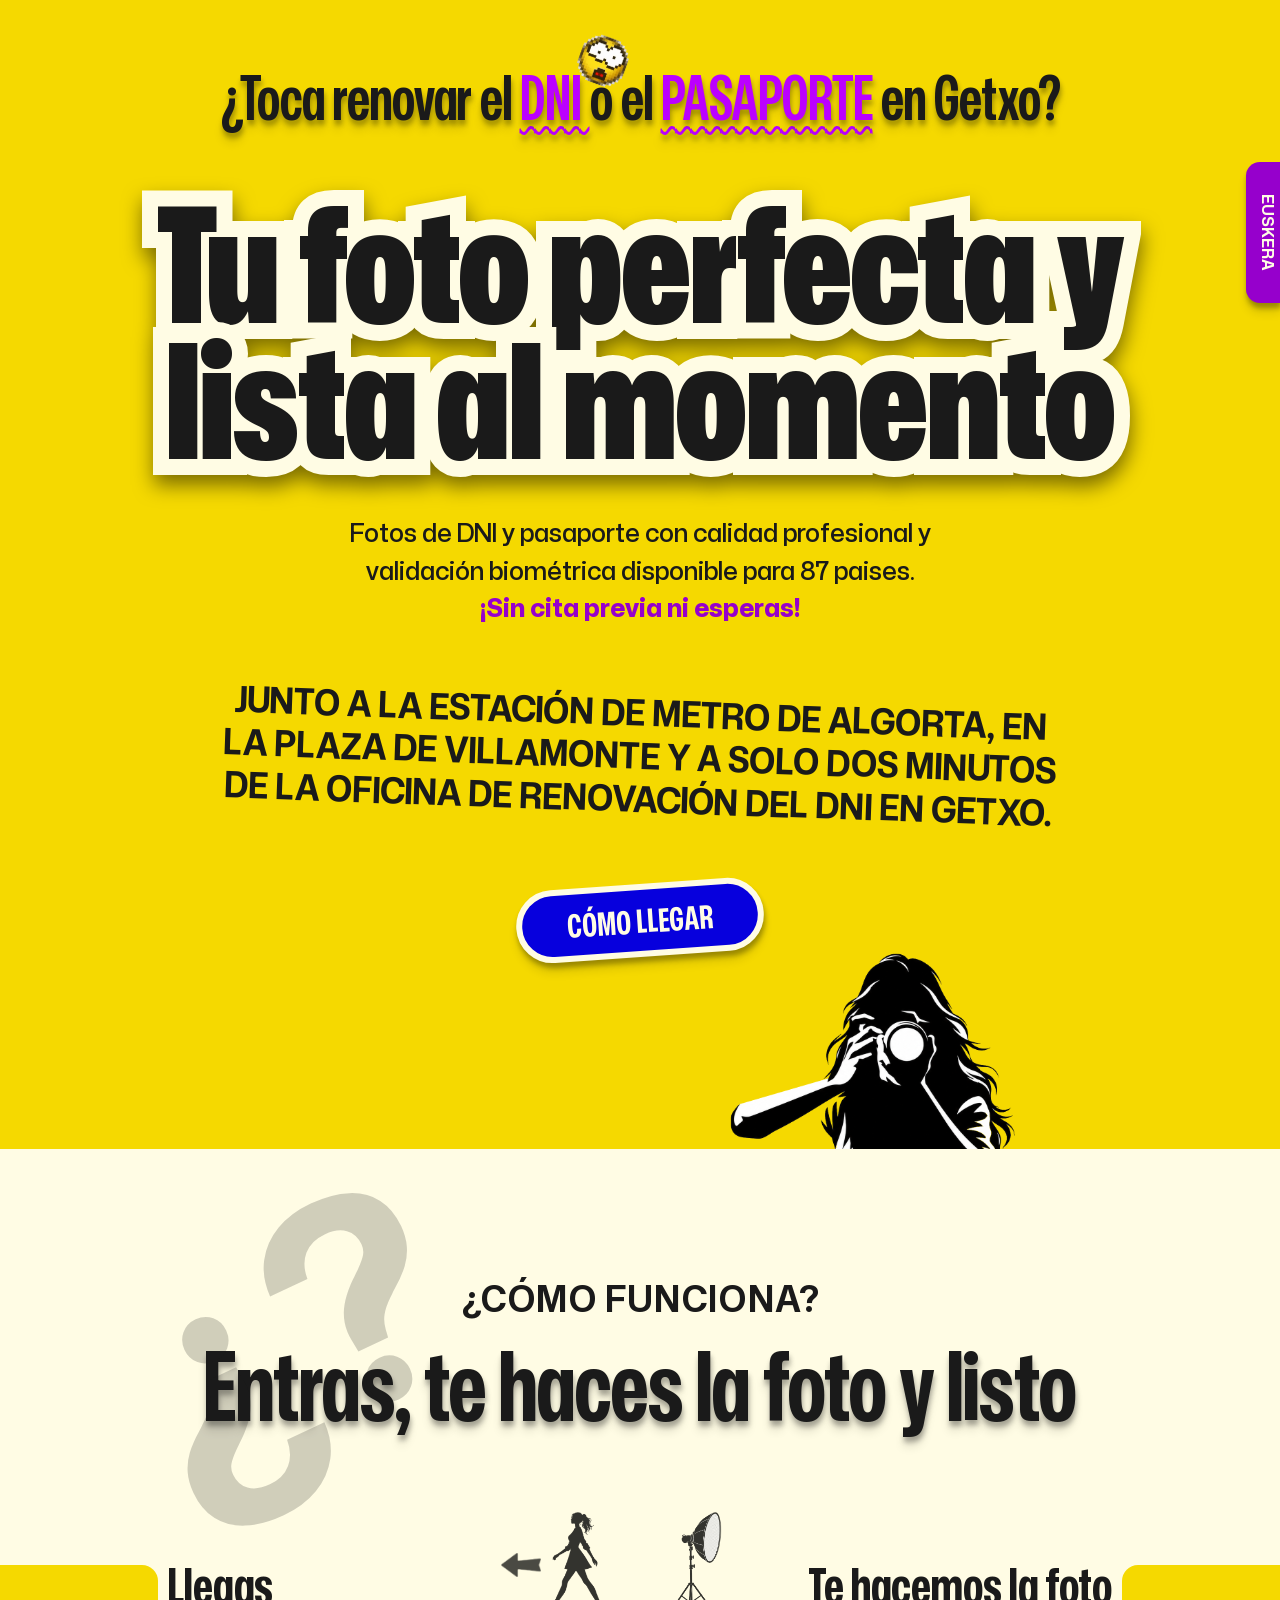
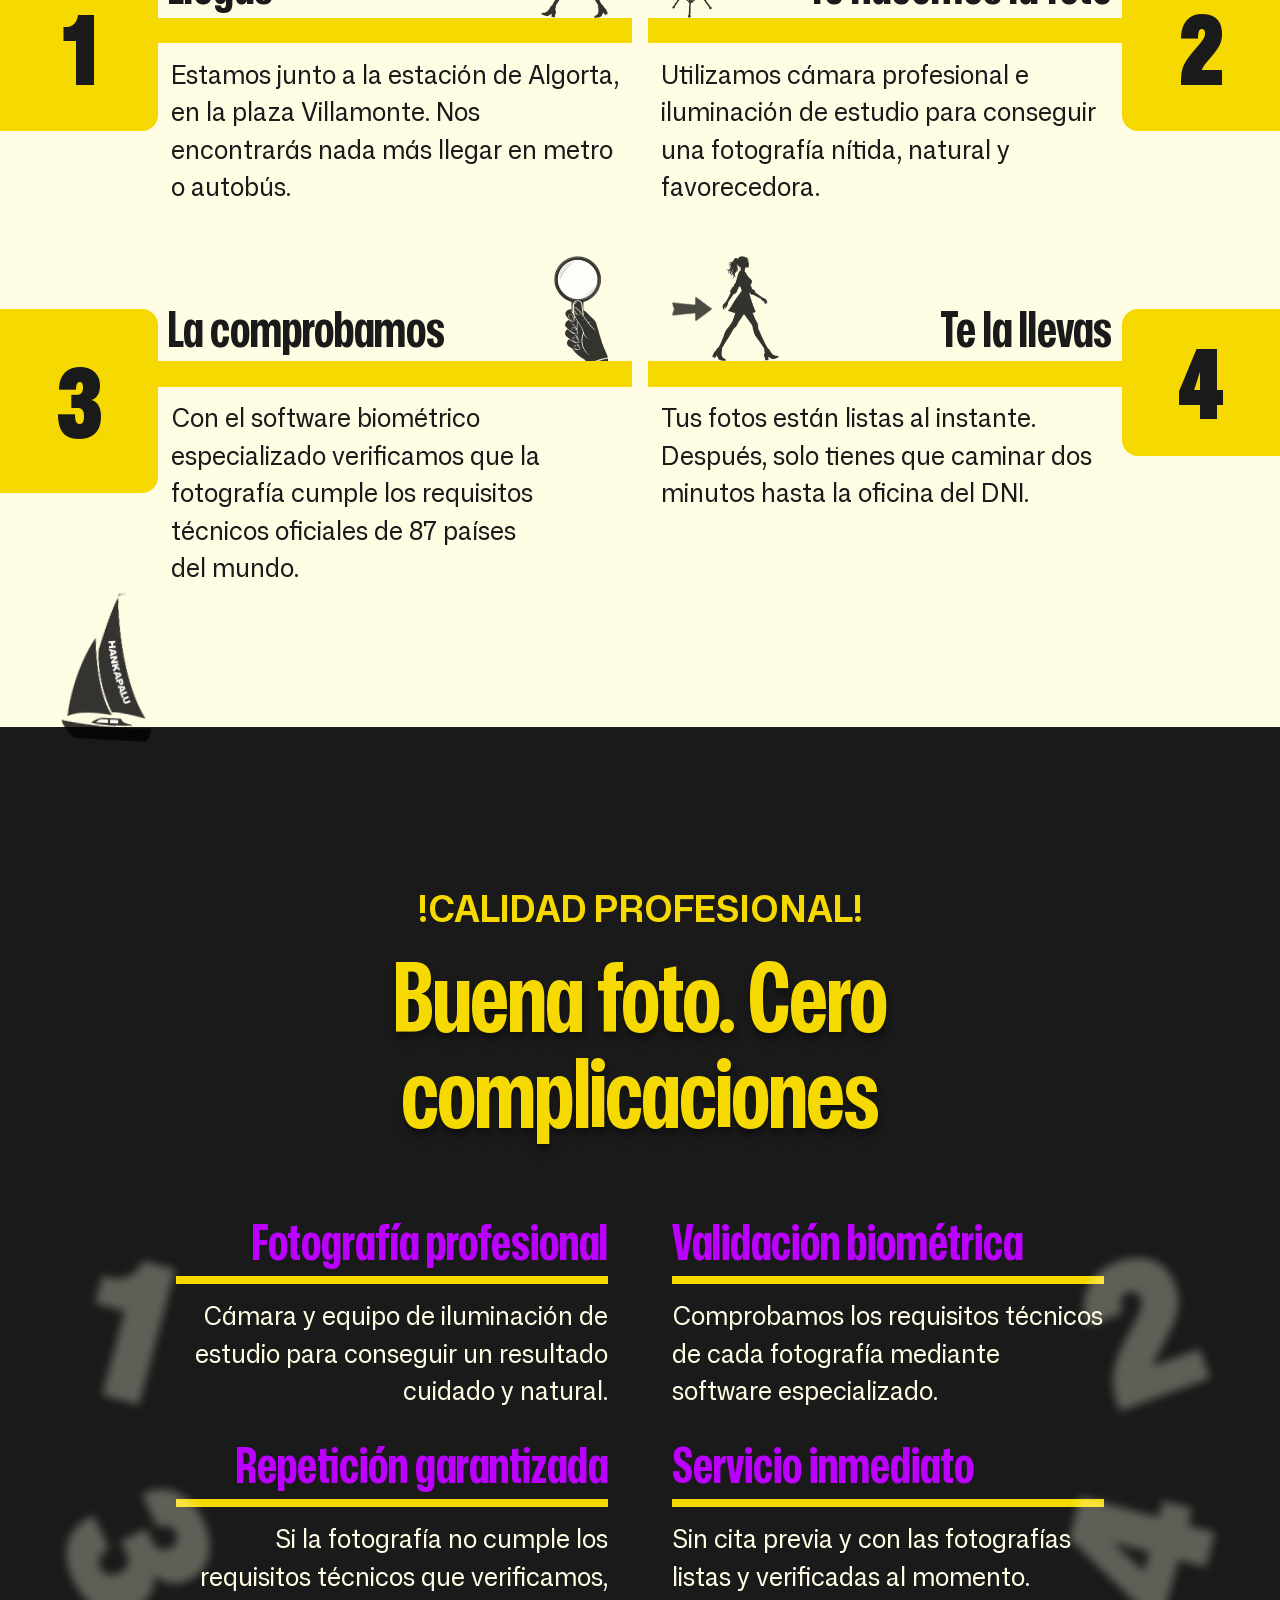
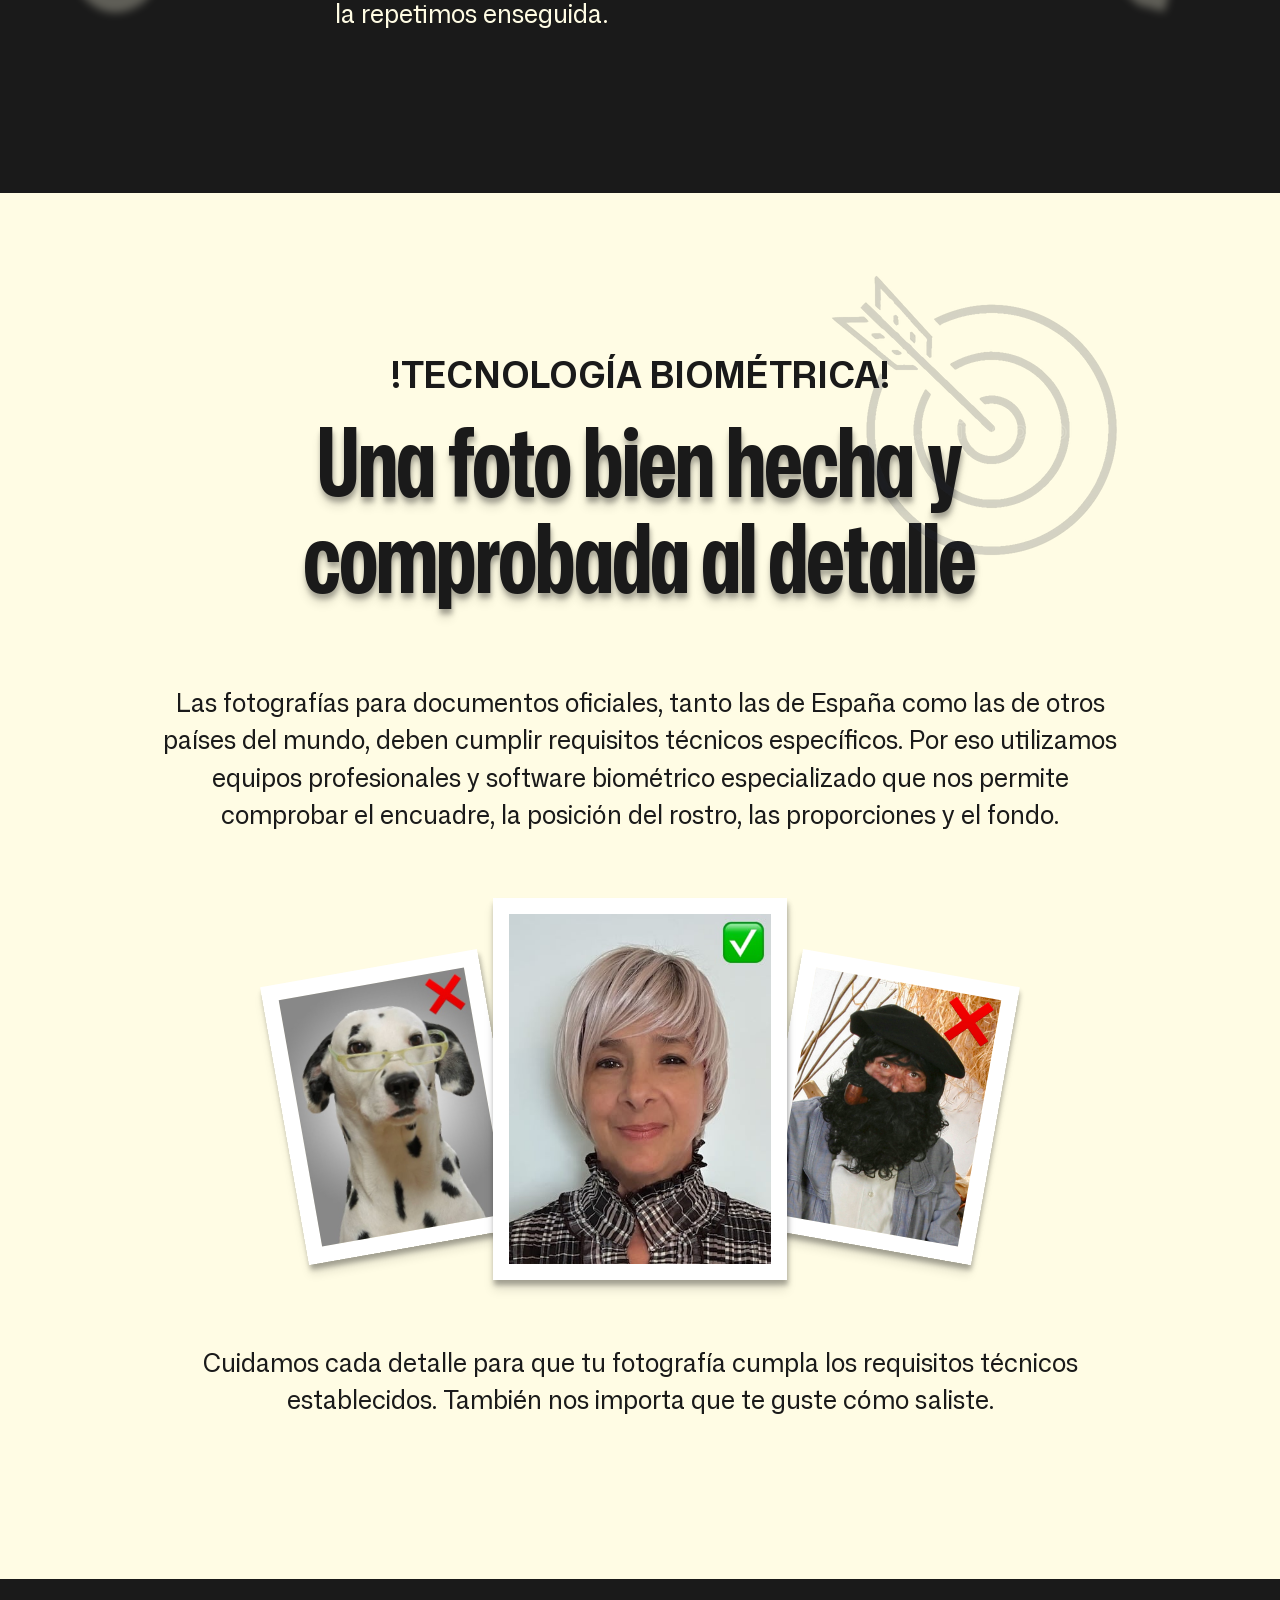
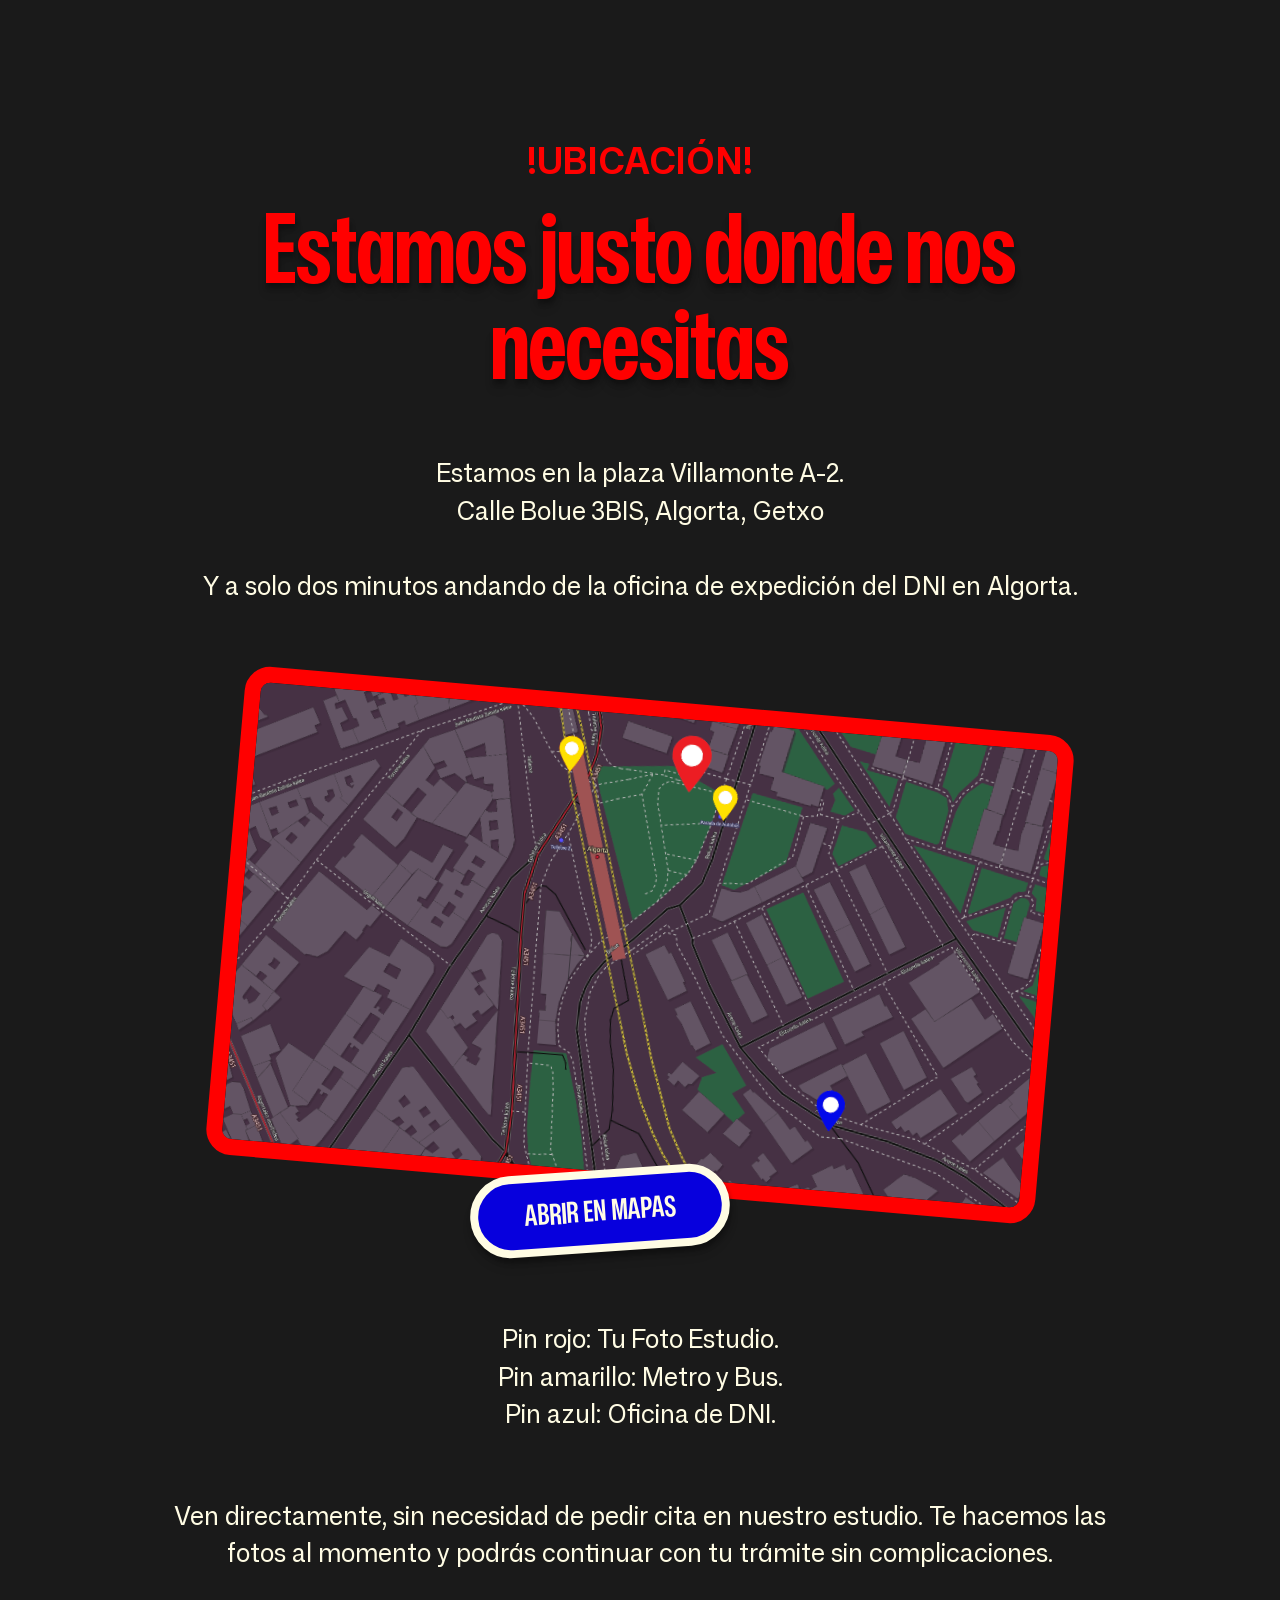
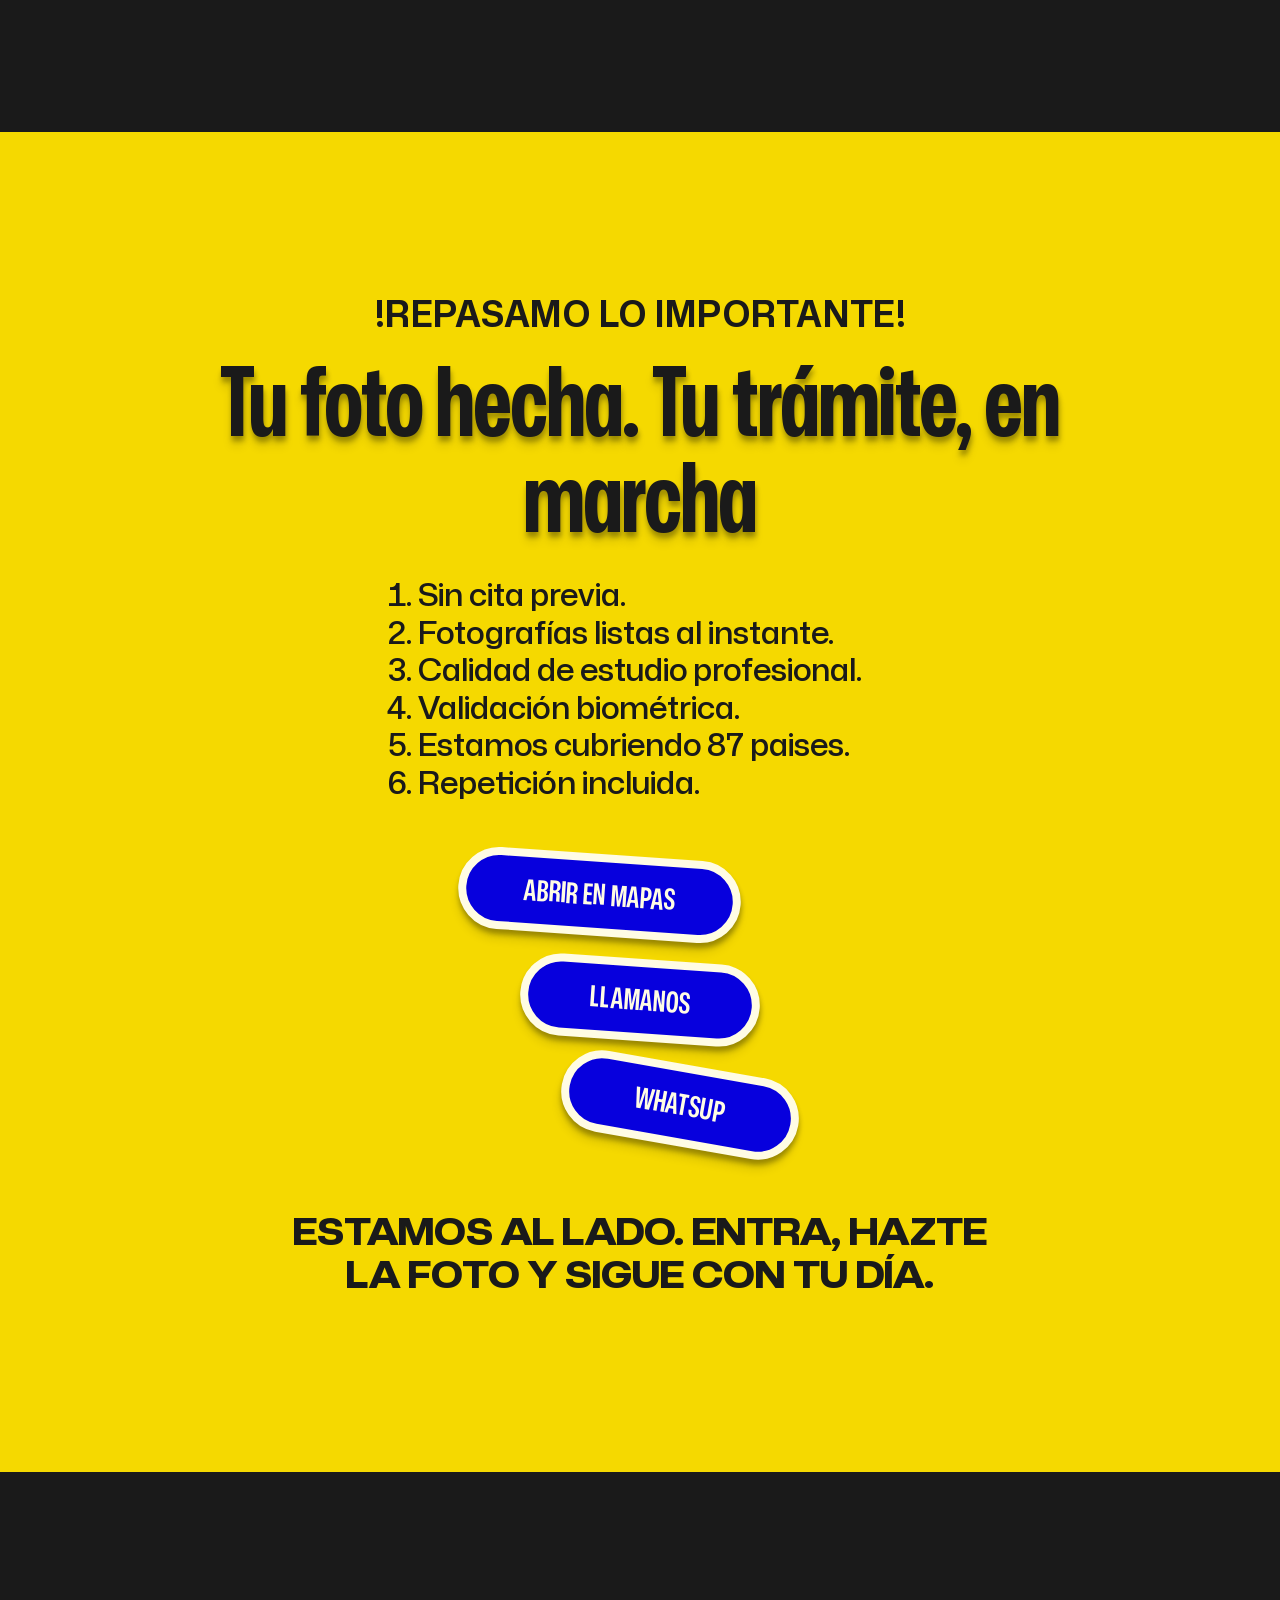
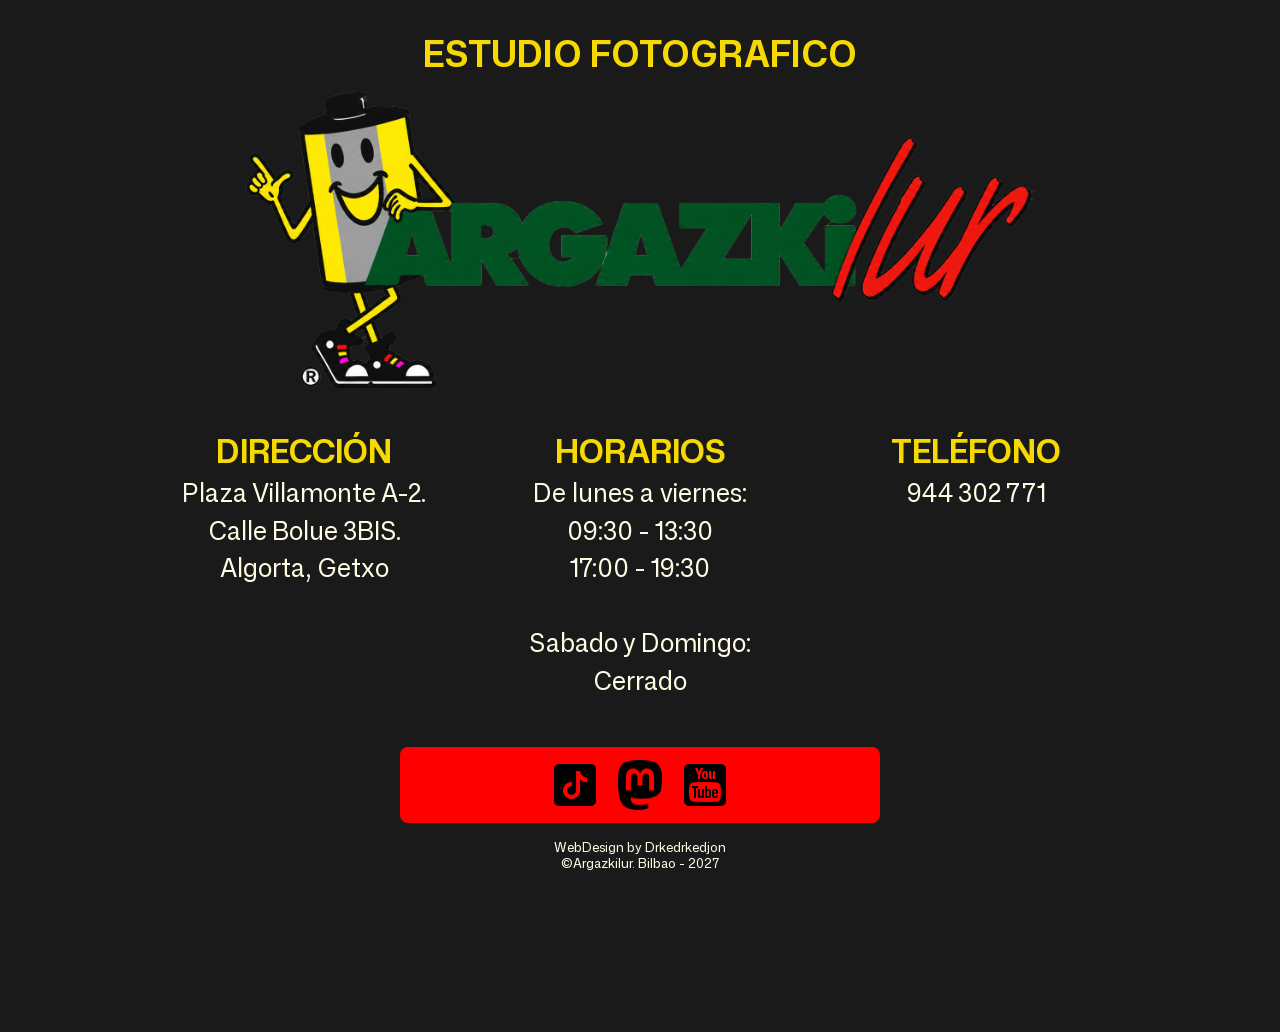
<file: index.html>
<!doctype html>
<html lang="es">
  <head>
    <meta charset="UTF-8" />
    <meta
      name="viewport"
      content="width=device-width, initial-scale=1.0"
    />
    <title>
      ¿Toca renovar el DNI o el pasaporte en Getxo? Fotos de calidad profesional
      y validacion biométrica para mas de 70 paises en el estudio Argazkilur en
      la plaza de Villamonte, Algorta.
    </title>
    <link
      rel="stylesheet"
      href="./styles/styles.css"
    />
    <link
      rel="preload"
      href="./assets/fonts/MonaSansVF[wdth,wght,opsz,ital].woff2"
      as="font"
      type="font/woff2"
      crossorigin
    />
    <link
      rel="preconnect"
      href="https://drkedrkedjon.github.io/argazkilur-v1/"
    />
  </head>
  <body>
    <main>
      <section class="hero">
        <img
          class="hero-fotograf"
          src="./assets/images/fotografa.png"
          alt=""
        />
        <p class="hero-pretitle">
          ¿Toca renovar el
          <span
            >DNI
            <img
              src="./assets/images/emoji-transparent.webp"
              class="emoji-transparent"
              alt=""
          /></span>
          o el <span>PASAPORTE</span> en Getxo?
        </p>
        <span class="hero-lang">Euskera</span>
        <h1 class="hero-title">Tu foto perfecta y lista al momento</h1>
        <p class="hero-subtitle">
          Fotos de DNI y pasaporte con calidad profesional y validación
          biométrica disponible para 87 paises. <br />
          <span>¡Sin cita previa ni esperas! </span>
        </p>
        <h2 class="hero-ubicacion">
          Junto a la estación de metro de Algorta, en la plaza de Villamonte y a
          solo dos minutos de la oficina de renovación del DNI en Getxo.
        </h2>
        <button class="hero-call">CÓMO LLEGAR</button>
      </section>

      <section class="como-funciona">
        <span class="bckg-img">¿?</span>
        <h2>¿CÓMO FUNCIONA?</h2>
        <span class="pitch">Entras, te haces la foto y listo</span>
        <div class="cards-container">
          <div class="como-funciona-card">
            <div class="cfc-fondo-amarillo"></div>
            <span class="cfc-number">1</span>
            <div class="upper-title">
              <h3 class="cfc-title">Llegas</h3>
              <div class="cfc-image-container">
                <img
                  loading="lazy"
                  src="./assets/images/arrow-in.png"
                  alt=""
                  class="cfc-sombra-1"
                />
                <img
                  loading="lazy"
                  src="./assets/images/wolk-in.png"
                  alt=""
                  class="cfc-sombra-2"
                />
              </div>
            </div>
            <div class="barra-horisontal"></div>
            <p class="cfc-parafo">
              Estamos junto a la estación de Algorta, en la plaza Villamonte.
              Nos encontrarás nada más llegar en metro o autobús.
            </p>
          </div>
          <div class="como-funciona-card">
            <div class="cfc-fondo-amarillo"></div>
            <span class="cfc-number">2</span>
            <div class="upper-title">
              <h3 class="cfc-title">Te hacemos la foto</h3>

              <img
                loading="lazy"
                src="./assets/images/flash.png"
                alt=""
                class="cfc-sombra-2 flash-shit"
              />
            </div>
            <div class="barra-horisontal"></div>
            <p class="cfc-parafo">
              Utilizamos cámara profesional e iluminación de estudio para
              conseguir una fotografía nítida, natural y favorecedora.
            </p>
          </div>
          <div class="como-funciona-card">
            <div class="cfc-fondo-amarillo"></div>
            <span class="cfc-number">3</span>
            <div class="upper-title">
              <h3 class="cfc-title">La comprobamos</h3>

              <img
                loading="lazy"
                src="./assets/images/lupa.png"
                alt=""
                class="cfc-sombra-2"
              />
            </div>
            <div class="barra-horisontal"></div>
            <p class="cfc-parafo">
              Con el software biométrico especializado verificamos que la
              fotografía cumple los requisitos técnicos oficiales de 87 países
              del mundo.
            </p>
          </div>
          <div class="como-funciona-card">
            <div class="cfc-fondo-amarillo"></div>
            <span class="cfc-number">4</span>
            <div class="upper-title">
              <h3 class="cfc-title">Te la llevas</h3>
              <div class="cfc-image-container">
                <img
                  loading="lazy"
                  src="./assets/images/arrow-out.png"
                  alt=""
                  class="cfc-sombra-1"
                />
                <img
                  loading="lazy"
                  src="./assets/images/wolk-out.png"
                  alt=""
                  class="cfc-sombra-2"
                />
              </div>
            </div>
            <div class="barra-horisontal"></div>
            <p class="cfc-parafo">
              Tus fotos están listas al instante. Después, solo tienes que
              caminar dos minutos hasta la oficina del DNI.
            </p>
          </div>
        </div>

        <img
          loading="lazy"
          class="barco"
          src="./assets/images/barco-hankapalu.png"
          alt=""
        />
      </section>

      <section class="calidad-pro">
        <h2>!CALIDAD PROFESIONAL!</h2>
        <span class="pitch">Buena foto. Cero complicaciones</span>
        <div class="calidad-cards-container">
          <div class="calidad-card card-uno">
            <span class="calidad-card-number num-uno">1</span>
            <h3>Fotografía profesional</h3>
            <div class="linea-amarilla"></div>
            <p>
              Cámara y equipo de iluminación de estudio para conseguir un
              resultado cuidado y natural.
            </p>
          </div>
          <div class="calidad-card card-dos">
            <span class="calidad-card-number num-dos">2</span>
            <h3>Validación biométrica</h3>
            <div class="linea-amarilla"></div>
            <p>
              Comprobamos los requisitos técnicos de cada fotografía mediante
              software especializado.
            </p>
          </div>
          <div class="calidad-card card-tres">
            <span class="calidad-card-number num-tres">3</span>
            <h3>Repetición garantizada</h3>
            <div class="linea-amarilla"></div>
            <p>
              Si la fotografía no cumple los requisitos técnicos que
              verificamos, la repetimos enseguida.
            </p>
          </div>
          <div class="calidad-card card-cuatro">
            <span class="calidad-card-number num-cuatro">4</span>
            <h3>Servicio inmediato</h3>
            <div class="linea-amarilla"></div>
            <p>
              Sin cita previa y con las fotografías listas y verificadas al
              momento.
            </p>
          </div>
        </div>
      </section>

      <section class="biometria">
        <img
          loading="lazy"
          src="./assets/images/diana.png"
          alt=""
          class="diana"
        />
        <h2>!TECNOLOGÍA BIOMÉTRICA!</h2>
        <span class="pitch">Una foto bien hecha y comprobada al detalle</span>
        <p>
          Las fotografías para documentos oficiales, tanto las de España como
          las de otros países del mundo, deben cumplir requisitos técnicos
          específicos. Por eso utilizamos equipos profesionales y software
          biométrico especializado que nos permite comprobar el encuadre, la
          posición del rostro, las proporciones y el fondo.
        </p>
        <div class="images">
          <img
            loading="lazy"
            src="./assets/images/zur-verdad.jpg"
            alt=""
            class="zur"
          />
          <img
            loading="lazy"
            src="./assets/images/popo.jpg"
            alt=""
            class="popo"
          />
          <img
            loading="lazy"
            src="./assets/images/olentzero.jpg"
            alt=""
            class="olentzero"
          />
        </div>
        <p>
          Cuidamos cada detalle para que tu fotografía cumpla los requisitos
          técnicos establecidos. También nos importa que te guste cómo saliste.
        </p>
      </section>

      <section class="ubicacion">
        <img
          loading="lazy"
          src="./assets/images/pin-mapa.png"
          alt=""
          class="pin-mapa"
        />
        <h2>!UBICACIÓN!</h2>
        <span class="pitch">Estamos justo donde nos necesitas</span>
        <p>
          Estamos en la&nbsp;plaza&nbsp;Villamonte&nbsp;A-2. <br />
          Calle&nbsp;Bolue&nbsp;3BIS, Algorta, Getxo <br /><br />
          Y a solo dos minutos andando de la oficina de expedición del DNI en
          Algorta.
        </p>
        <img
          loading="lazy"
          class="mapa-osm"
          src="./assets/images/mapa-openstreet.png"
          alt=""
        />
        <button class="action-btn-ubicacion">ABRIR EN MAPAS</button>
        <p class="pin-shit">
          Pin rojo: Tu&nbsp;Foto&nbsp;Estudio. <br />
          Pin amarillo: Metro&nbsp;y&nbsp;Bus. <br />
          Pin azul: Oficina&nbsp;de&nbsp;DNI.
        </p>
        <p>
          Ven directamente, sin necesidad de pedir cita en nuestro estudio. Te
          hacemos las fotos al momento y podrás continuar con tu trámite sin
          complicaciones.
        </p>
      </section>

      <section class="resume">
        <h2>!REPASAMO LO IMPORTANTE!</h2>
        <span class="pitch">Tu foto hecha. Tu trámite, en marcha</span>
        <ol class="repasamos-lista">
          <li>Sin cita previa.</li>
          <li>Fotografías listas al instante.</li>
          <li>Calidad de estudio profesional.</li>
          <li>Validación biométrica.</li>
          <li>Estamos cubriendo 87 paises.</li>
          <li>Repetición incluida.</li>
        </ol>
        <button class="action-btn-resume">ABRIR EN MAPAS</button
        ><button class="action-btn-resume">LLAMANOS</button
        ><button class="action-btn-resume">WHATSUP</button>
        <h2 class="pitch-resume">
          Estamos al lado. Entra, hazte la foto y sigue con tu día.
        </h2>
      </section>

      <footer class="footer">
        <h2>ESTUDIO FOTOGRAFICO</h2>
        <img
          loading="lazy"
          class="footer-logo"
          src="./assets/images/logo-old-new.png"
          alt=""
        />
        <div class="footer-text-container">
          <div>
            <h3>DIRECCIÓN</h3>
            <p>
              Plaza&nbsp;Villamonte&nbsp;A-2. <br />
              Calle&nbsp;Bolue&nbsp;3BIS.<br />
              Algorta, Getxo
            </p>
          </div>
          <div>
            <h3>HORARIOS</h3>
            <p>
              De lunes a viernes:<br />
              09:30 - 13:30<br />
              17:00 - 19:30<br />
              <br />
              Sabado&nbsp;y&nbsp;Domingo:<br />
              Cerrado
            </p>
          </div>
          <div>
            <h3>TELÉFONO</h3>
            <p>944&nbsp;302&nbsp;771</p>
          </div>
        </div>

        <div class="separator-rojo">
          <img
            loading="lazy"
            src="./assets/images/tiktok.png"
            alt=""
          />
          <img
            loading="lazy"
            src="./assets/images/mtdn.png"
            alt=""
          />
          <img
            loading="lazy"
            src="./assets/images/yt.png"
            alt=""
          />
        </div>
        <p class="copyright">
          WebDesign&nbsp;by&nbsp;Drkedrkedjon <br />
          ©Argazkilur. Bilbao - 2027
        </p>
      </footer>
    </main>
  </body>
</html>
</file>
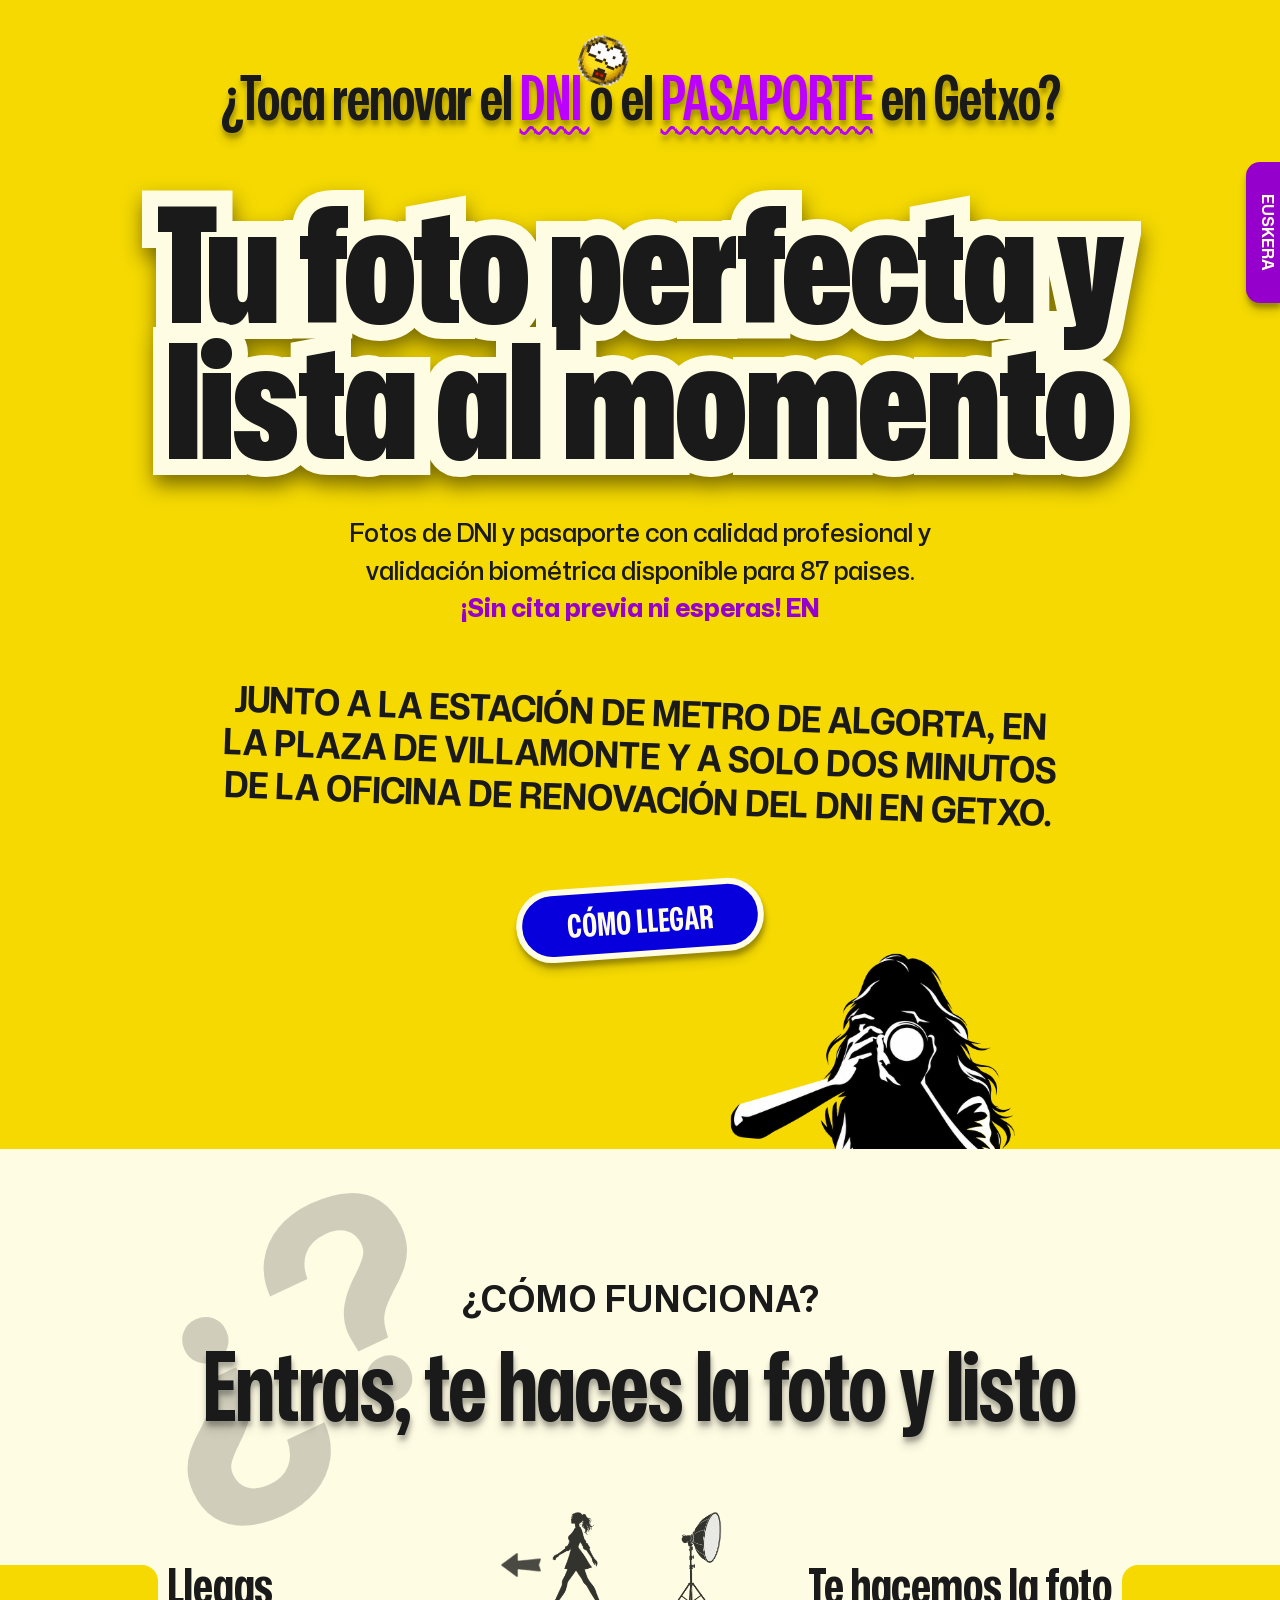
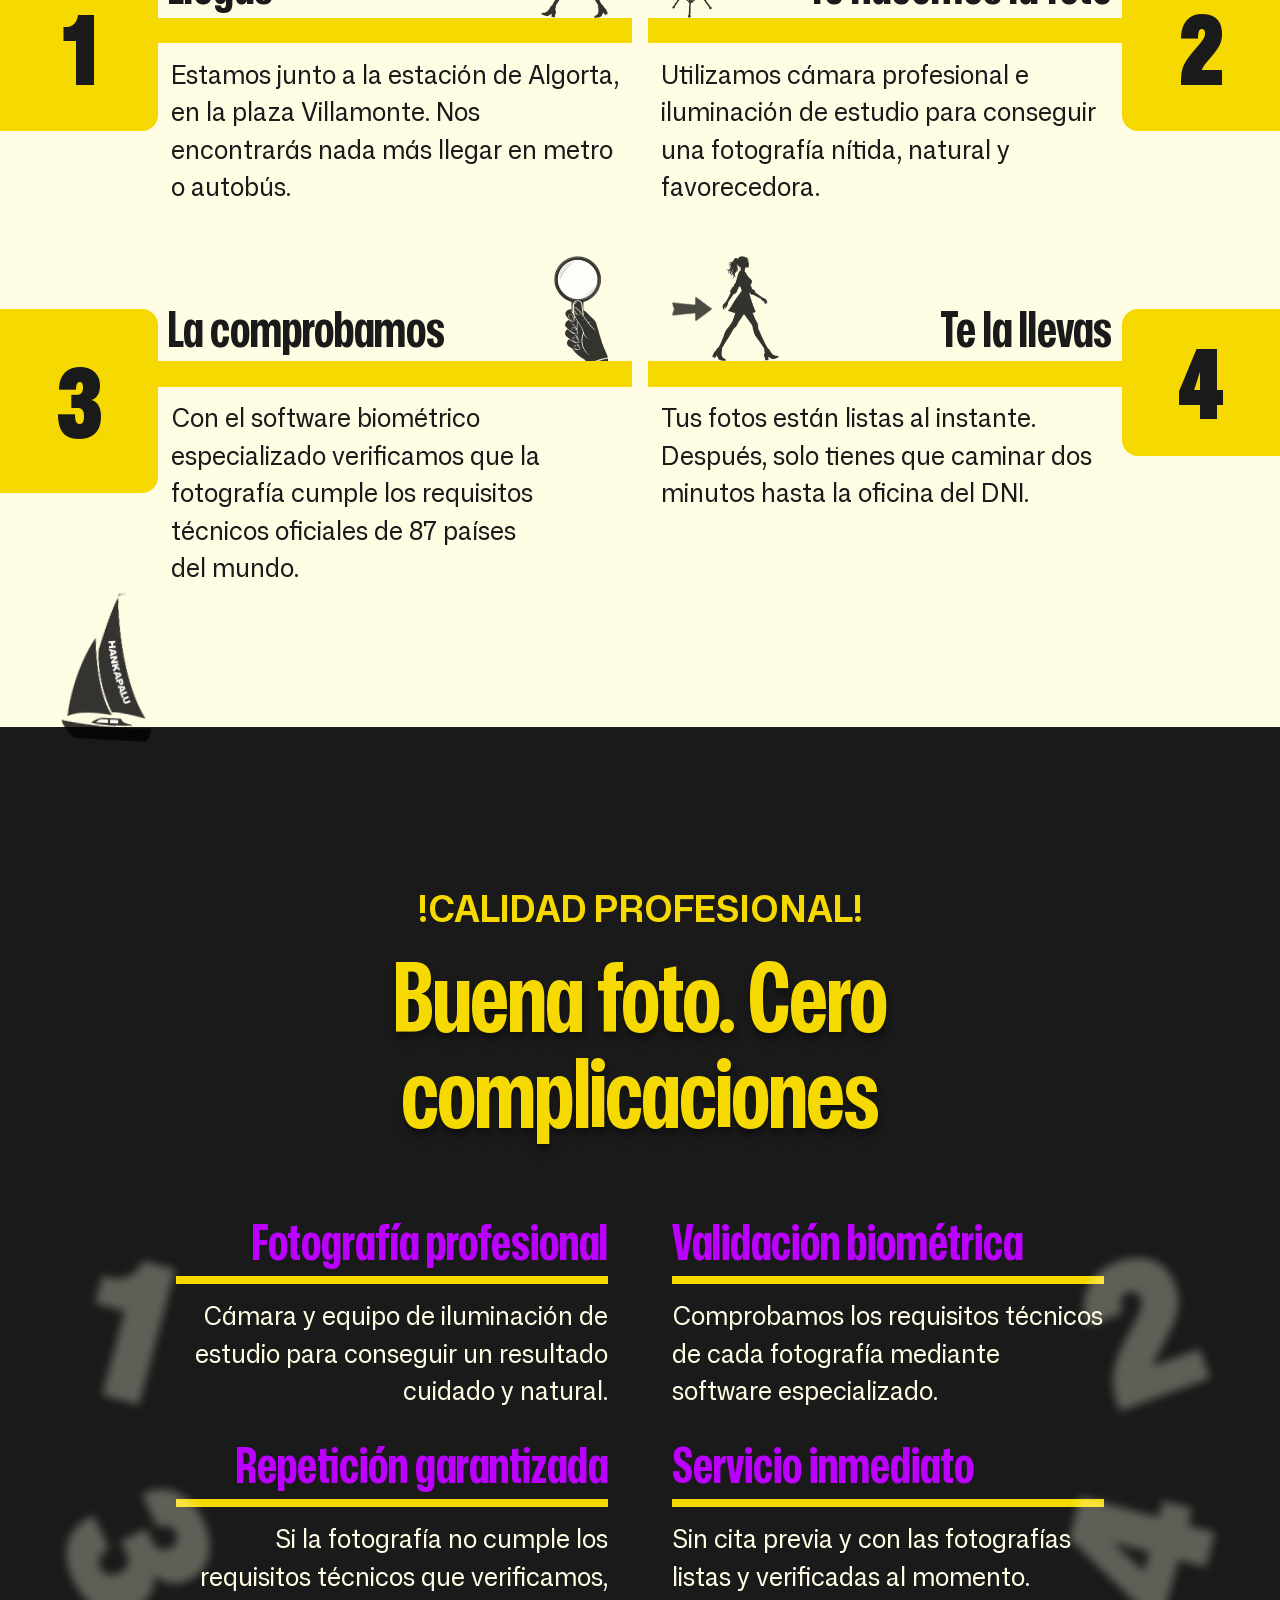
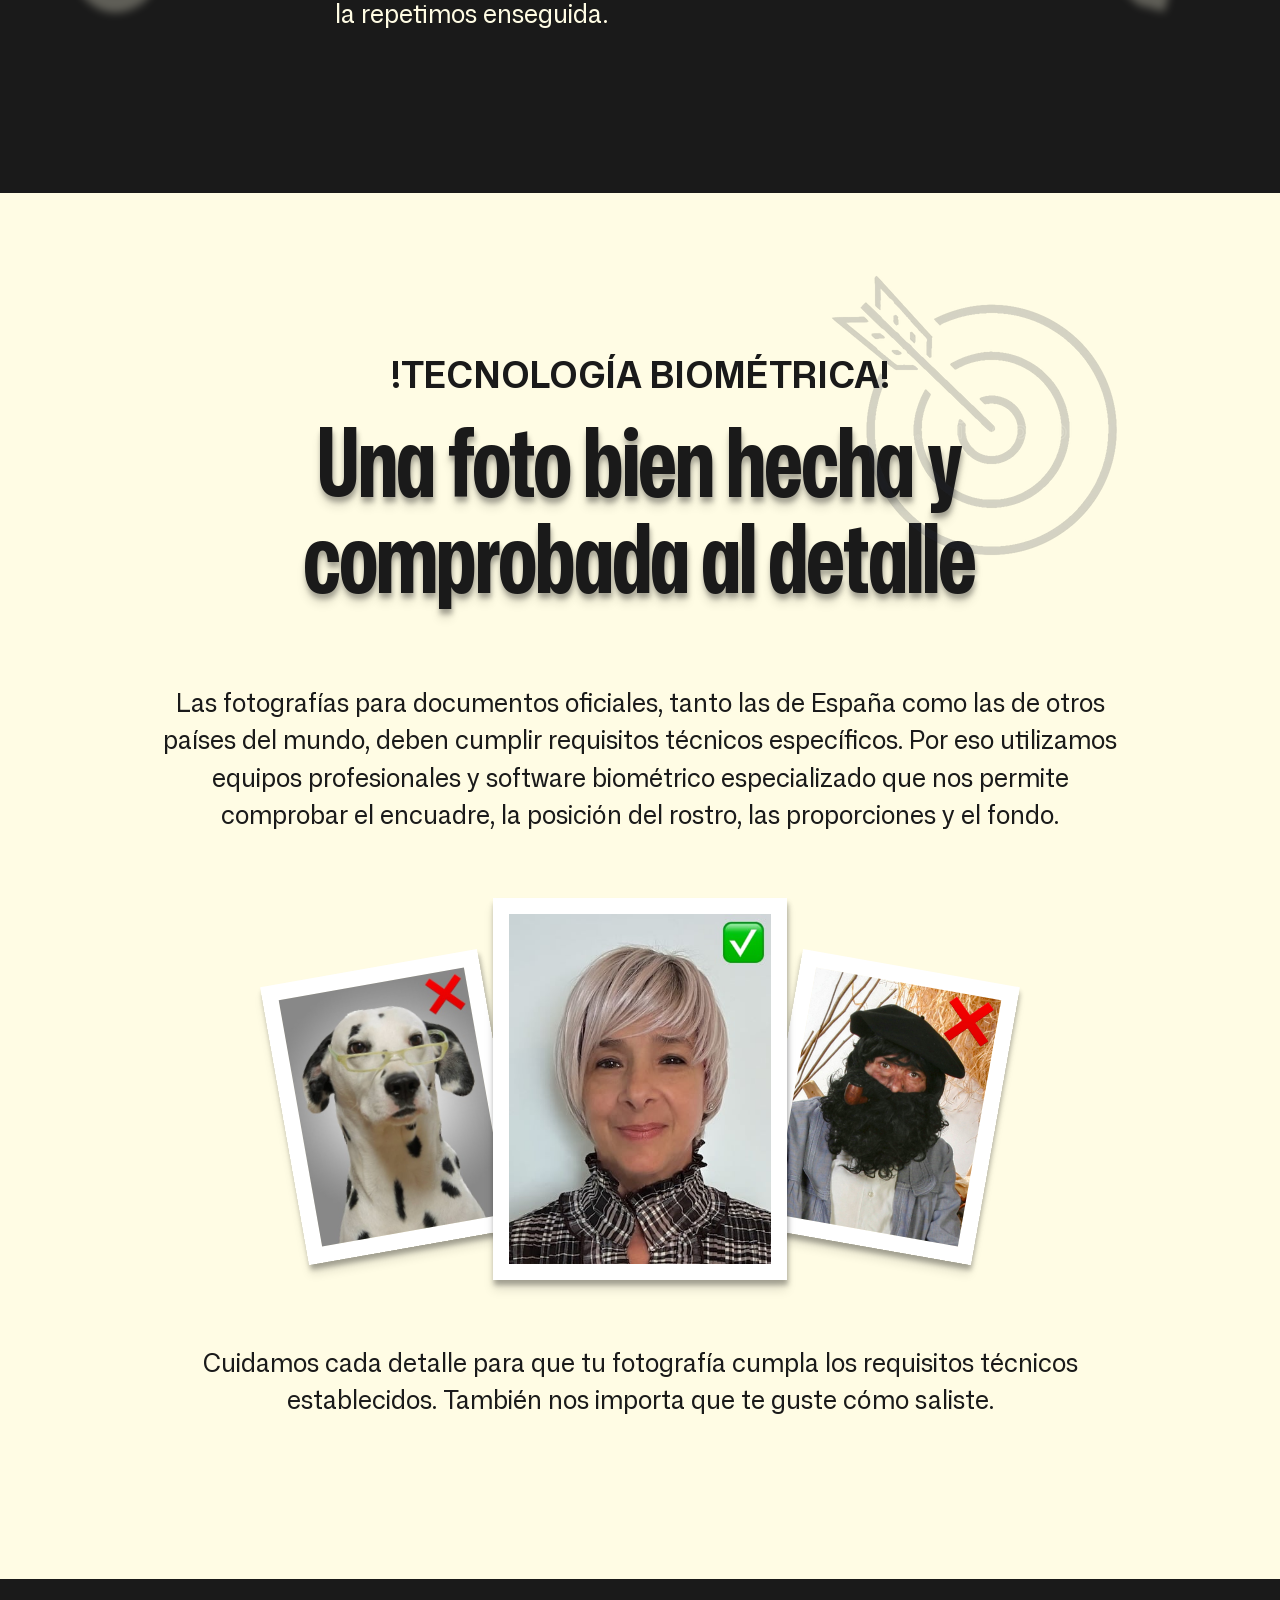
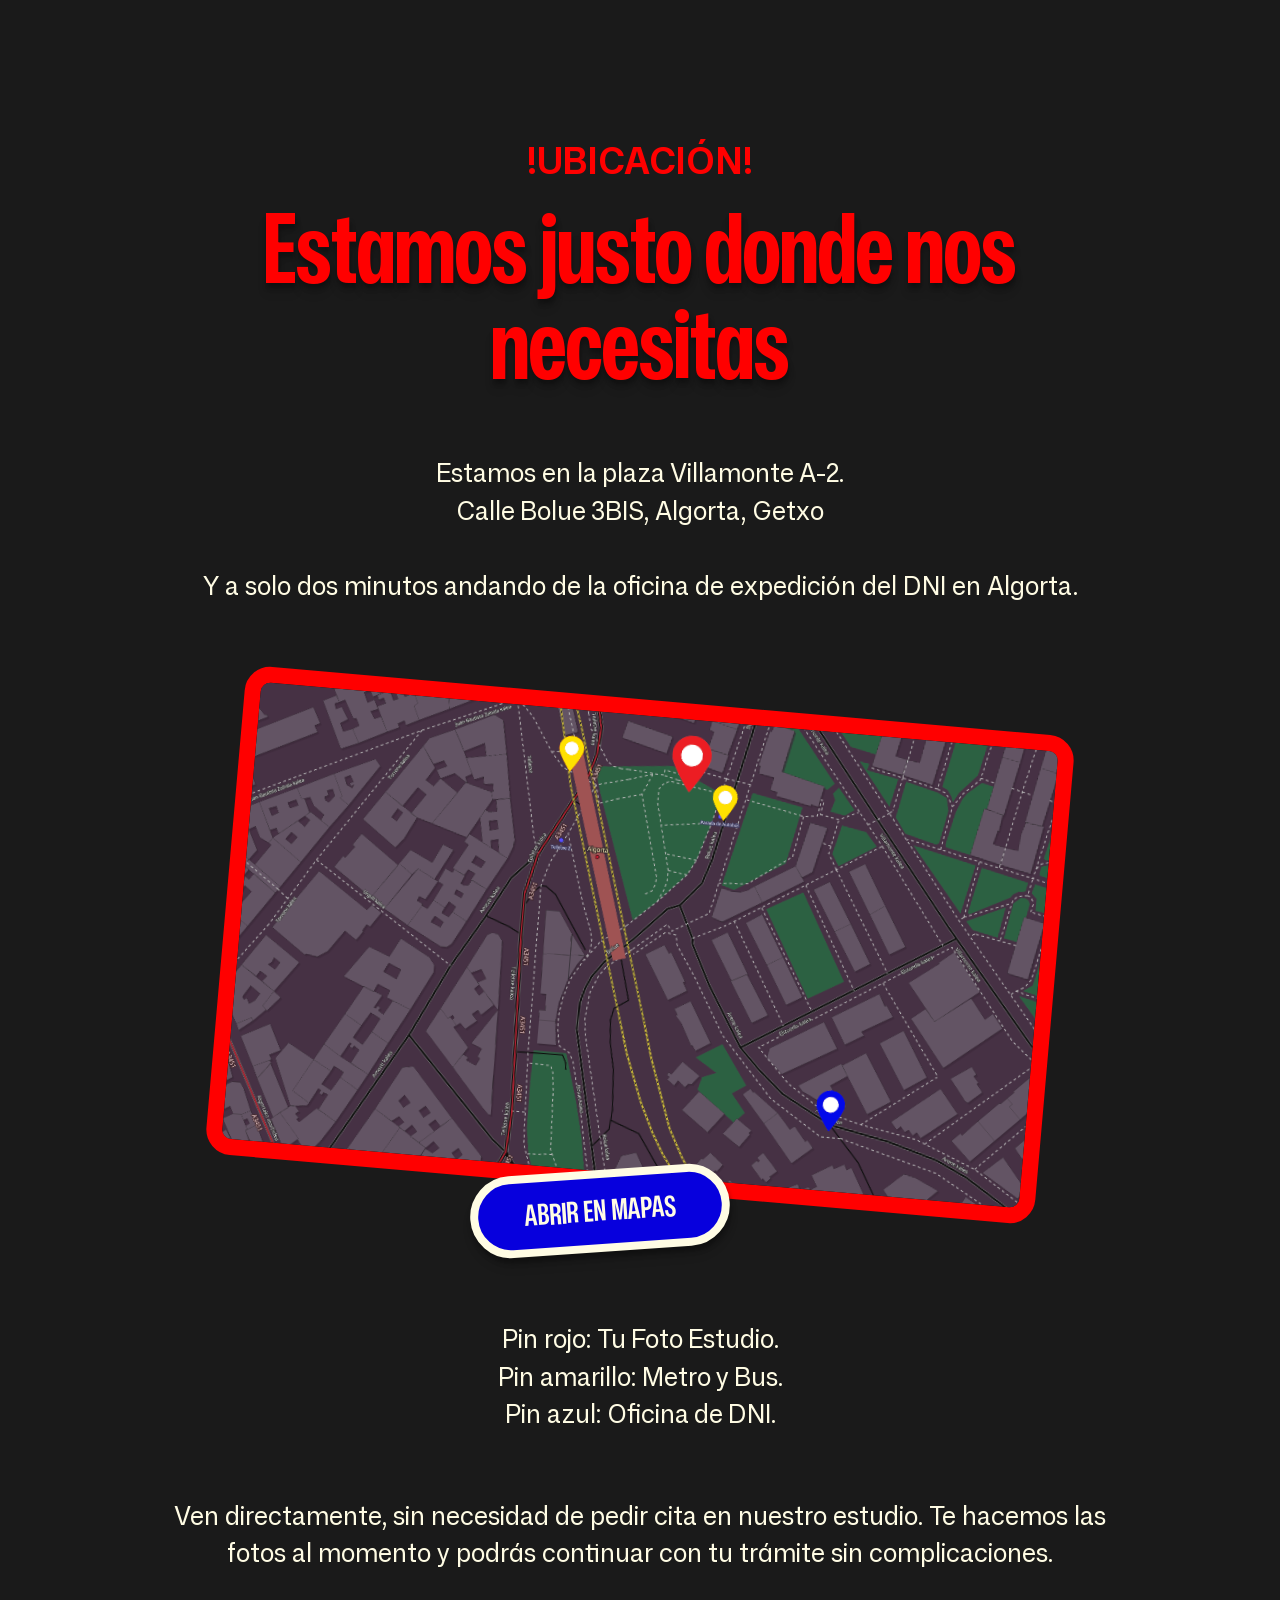
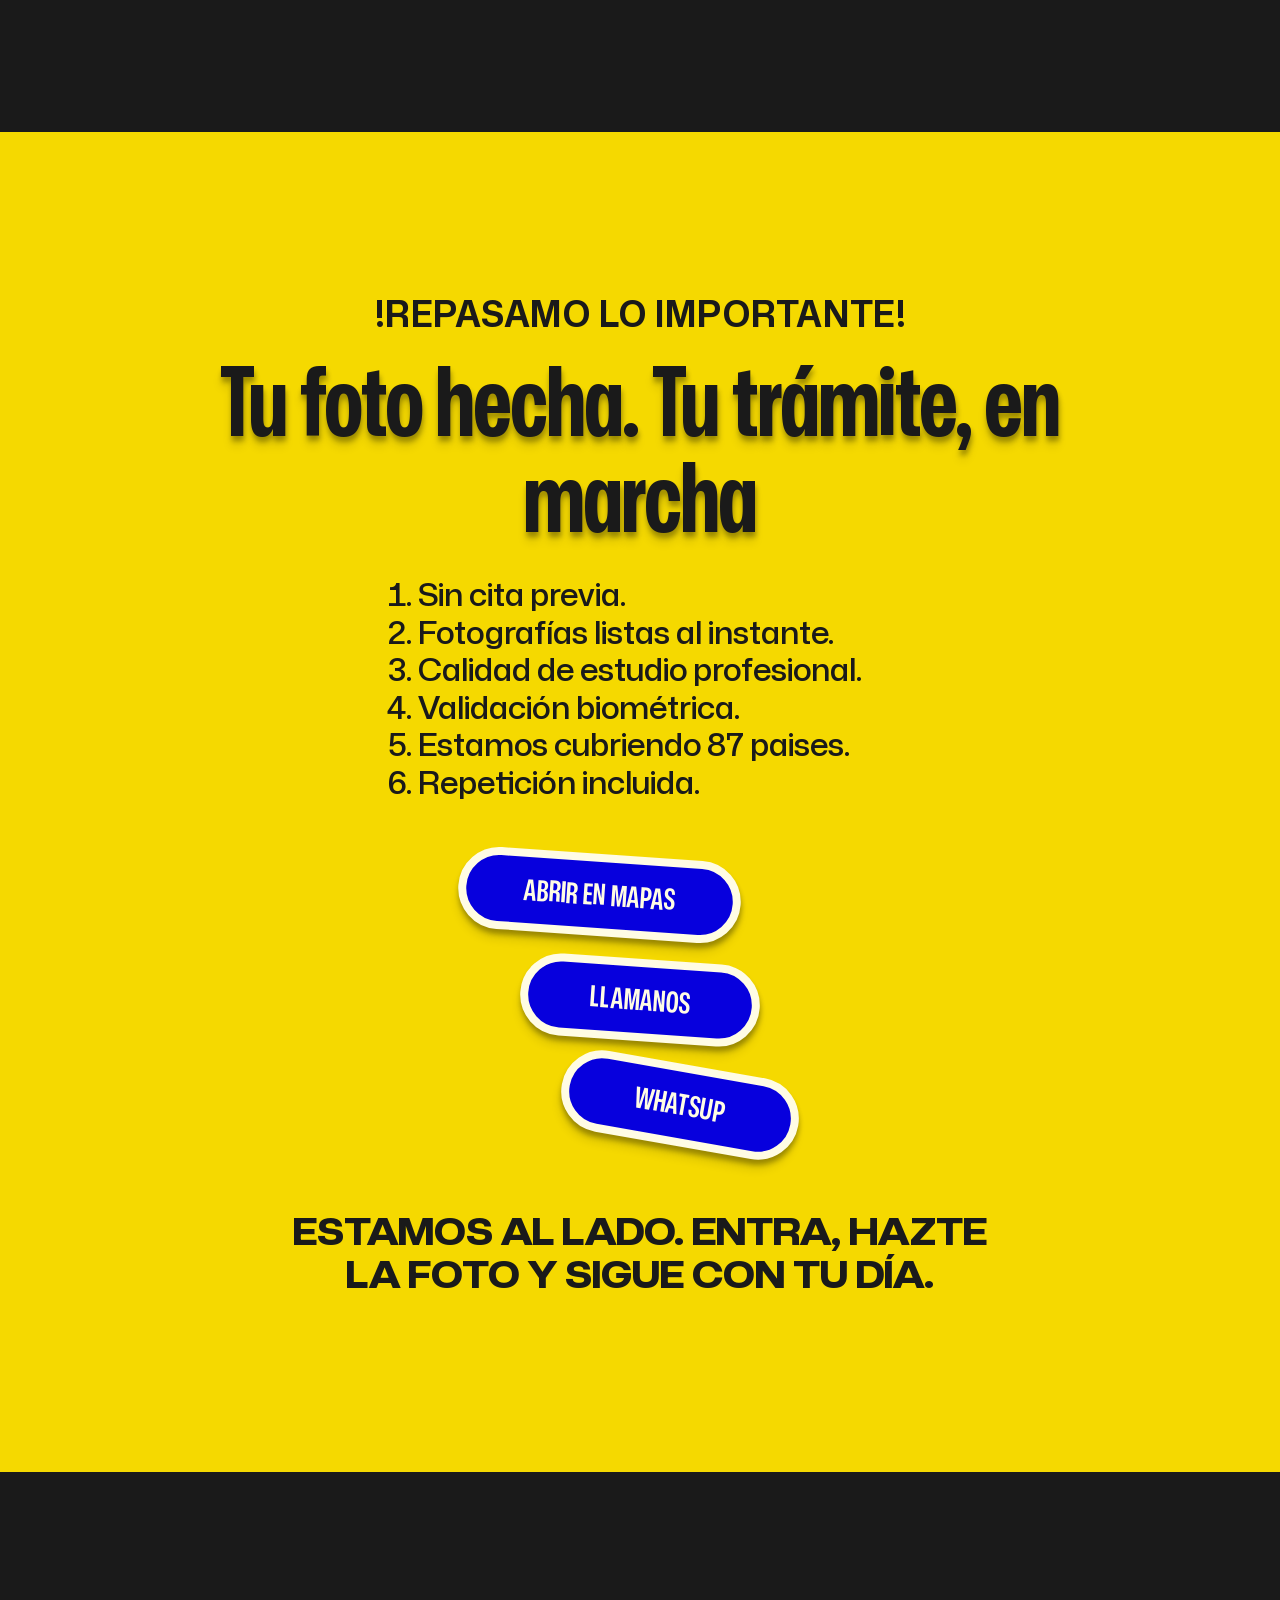
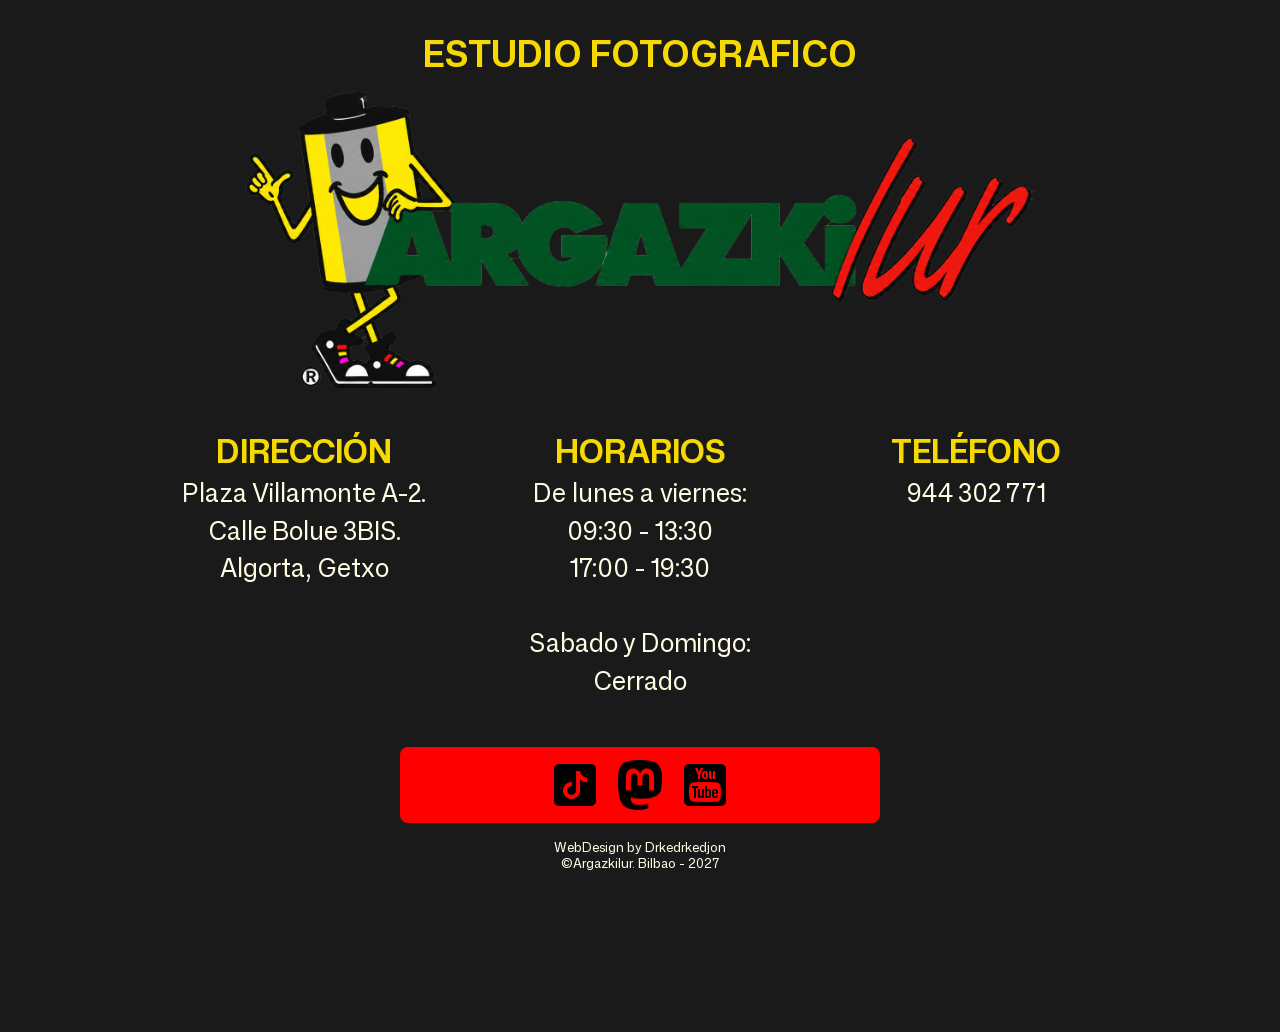
<file: en/index.html>
<!doctype html>
<html lang="es">
  <head>
    <meta charset="UTF-8" />
    <meta
      name="viewport"
      content="width=device-width, initial-scale=1.0"
    />
    <title>
      ¿Toca renovar el DNI o el pasaporte en Getxo? Fotos de calidad profesional
      y validacion biométrica para mas de 70 paises en el estudio Argazkilur en
      la plaza de Villamonte, Algorta.
    </title>
    <link
      rel="stylesheet"
      href="./../styles/styles.css"
    />
    <link
      rel="preload"
      href="./../assets/fonts/MonaSansVF[wdth,wght,opsz,ital].woff2"
      as="font"
      type="font/woff2"
      crossorigin
    />
    <link
      rel="preconnect"
      href="https://drkedrkedjon.github.io/argazkilur-v1/"
    />
  </head>
  <body>
    <main>
      <section class="hero">
        <img
          class="hero-fotograf"
          src="./../assets/images/fotografa.png"
          alt=""
        />
        <p class="hero-pretitle">
          ¿Toca renovar el
          <span
            >DNI
            <img
              src="./../assets/images/emoji-transparent.webp"
              class="emoji-transparent"
              alt=""
          /></span>
          o el <span>PASAPORTE</span> en Getxo?
        </p>
        <span class="hero-lang">Euskera</span>
        <h1 class="hero-title">Tu foto perfecta y lista al momento</h1>
        <p class="hero-subtitle">
          Fotos de DNI y pasaporte con calidad profesional y validación
          biométrica disponible para 87 paises. <br />
          <span>¡Sin cita previa ni esperas! EN</span>
        </p>
        <h2 class="hero-ubicacion">
          Junto a la estación de metro de Algorta, en la plaza de Villamonte y a
          solo dos minutos de la oficina de renovación del DNI en Getxo.
        </h2>
        <button class="hero-call">CÓMO LLEGAR</button>
      </section>

      <section class="como-funciona">
        <span class="bckg-img">¿?</span>
        <h2>¿CÓMO FUNCIONA?</h2>
        <span class="pitch">Entras, te haces la foto y listo</span>
        <div class="cards-container">
          <div class="como-funciona-card">
            <div class="cfc-fondo-amarillo"></div>
            <span class="cfc-number">1</span>
            <div class="upper-title">
              <h3 class="cfc-title">Llegas</h3>
              <div class="cfc-image-container">
                <img
                  loading="lazy"
                  src="./../assets/images/arrow-in.png"
                  alt=""
                  class="cfc-sombra-1"
                />
                <img
                  loading="lazy"
                  src="./../assets/images/wolk-in.png"
                  alt=""
                  class="cfc-sombra-2"
                />
              </div>
            </div>
            <div class="barra-horisontal"></div>
            <p class="cfc-parafo">
              Estamos junto a la estación de Algorta, en la plaza Villamonte.
              Nos encontrarás nada más llegar en metro o autobús.
            </p>
          </div>
          <div class="como-funciona-card">
            <div class="cfc-fondo-amarillo"></div>
            <span class="cfc-number">2</span>
            <div class="upper-title">
              <h3 class="cfc-title">Te hacemos la foto</h3>

              <img
                loading="lazy"
                src="./../assets/images/flash.png"
                alt=""
                class="cfc-sombra-2 flash-shit"
              />
            </div>
            <div class="barra-horisontal"></div>
            <p class="cfc-parafo">
              Utilizamos cámara profesional e iluminación de estudio para
              conseguir una fotografía nítida, natural y favorecedora.
            </p>
          </div>
          <div class="como-funciona-card">
            <div class="cfc-fondo-amarillo"></div>
            <span class="cfc-number">3</span>
            <div class="upper-title">
              <h3 class="cfc-title">La comprobamos</h3>

              <img
                loading="lazy"
                src="./../assets/images/lupa.png"
                alt=""
                class="cfc-sombra-2"
              />
            </div>
            <div class="barra-horisontal"></div>
            <p class="cfc-parafo">
              Con el software biométrico especializado verificamos que la
              fotografía cumple los requisitos técnicos oficiales de 87 países
              del mundo.
            </p>
          </div>
          <div class="como-funciona-card">
            <div class="cfc-fondo-amarillo"></div>
            <span class="cfc-number">4</span>
            <div class="upper-title">
              <h3 class="cfc-title">Te la llevas</h3>
              <div class="cfc-image-container">
                <img
                  loading="lazy"
                  src="./../assets/images/arrow-out.png"
                  alt=""
                  class="cfc-sombra-1"
                />
                <img
                  loading="lazy"
                  src="./../assets/images/wolk-out.png"
                  alt=""
                  class="cfc-sombra-2"
                />
              </div>
            </div>
            <div class="barra-horisontal"></div>
            <p class="cfc-parafo">
              Tus fotos están listas al instante. Después, solo tienes que
              caminar dos minutos hasta la oficina del DNI.
            </p>
          </div>
        </div>

        <img
          loading="lazy"
          class="barco"
          src="./../assets/images/barco-hankapalu.png"
          alt=""
        />
      </section>

      <section class="calidad-pro">
        <h2>!CALIDAD PROFESIONAL!</h2>
        <span class="pitch">Buena foto. Cero complicaciones</span>
        <div class="calidad-cards-container">
          <div class="calidad-card card-uno">
            <span class="calidad-card-number num-uno">1</span>
            <h3>Fotografía profesional</h3>
            <div class="linea-amarilla"></div>
            <p>
              Cámara y equipo de iluminación de estudio para conseguir un
              resultado cuidado y natural.
            </p>
          </div>
          <div class="calidad-card card-dos">
            <span class="calidad-card-number num-dos">2</span>
            <h3>Validación biométrica</h3>
            <div class="linea-amarilla"></div>
            <p>
              Comprobamos los requisitos técnicos de cada fotografía mediante
              software especializado.
            </p>
          </div>
          <div class="calidad-card card-tres">
            <span class="calidad-card-number num-tres">3</span>
            <h3>Repetición garantizada</h3>
            <div class="linea-amarilla"></div>
            <p>
              Si la fotografía no cumple los requisitos técnicos que
              verificamos, la repetimos enseguida.
            </p>
          </div>
          <div class="calidad-card card-cuatro">
            <span class="calidad-card-number num-cuatro">4</span>
            <h3>Servicio inmediato</h3>
            <div class="linea-amarilla"></div>
            <p>
              Sin cita previa y con las fotografías listas y verificadas al
              momento.
            </p>
          </div>
        </div>
      </section>

      <section class="biometria">
        <img
          loading="lazy"
          src="./../assets/images/diana.png"
          alt=""
          class="diana"
        />
        <h2>!TECNOLOGÍA BIOMÉTRICA!</h2>
        <span class="pitch">Una foto bien hecha y comprobada al detalle</span>
        <p>
          Las fotografías para documentos oficiales, tanto las de España como
          las de otros países del mundo, deben cumplir requisitos técnicos
          específicos. Por eso utilizamos equipos profesionales y software
          biométrico especializado que nos permite comprobar el encuadre, la
          posición del rostro, las proporciones y el fondo.
        </p>
        <div class="images">
          <img
            loading="lazy"
            src="./../assets/images/zur-verdad.jpg"
            alt=""
            class="zur"
          />
          <img
            loading="lazy"
            src="./../assets/images/popo.jpg"
            alt=""
            class="popo"
          />
          <img
            loading="lazy"
            src="./../assets/images/olentzero.jpg"
            alt=""
            class="olentzero"
          />
        </div>
        <p>
          Cuidamos cada detalle para que tu fotografía cumpla los requisitos
          técnicos establecidos. También nos importa que te guste cómo saliste.
        </p>
      </section>

      <section class="ubicacion">
        <img
          loading="lazy"
          src="./../assets/images/pin-mapa.png"
          alt=""
          class="pin-mapa"
        />
        <h2>!UBICACIÓN!</h2>
        <span class="pitch">Estamos justo donde nos necesitas</span>
        <p>
          Estamos en la&nbsp;plaza&nbsp;Villamonte&nbsp;A-2. <br />
          Calle&nbsp;Bolue&nbsp;3BIS, Algorta, Getxo <br /><br />
          Y a solo dos minutos andando de la oficina de expedición del DNI en
          Algorta.
        </p>
        <img
          loading="lazy"
          class="mapa-osm"
          src="./../assets/images/mapa-openstreet.png"
          alt=""
        />
        <button class="action-btn-ubicacion">ABRIR EN MAPAS</button>
        <p class="pin-shit">
          Pin rojo: Tu&nbsp;Foto&nbsp;Estudio. <br />
          Pin amarillo: Metro&nbsp;y&nbsp;Bus. <br />
          Pin azul: Oficina&nbsp;de&nbsp;DNI.
        </p>
        <p>
          Ven directamente, sin necesidad de pedir cita en nuestro estudio. Te
          hacemos las fotos al momento y podrás continuar con tu trámite sin
          complicaciones.
        </p>
      </section>

      <section class="resume">
        <h2>!REPASAMO LO IMPORTANTE!</h2>
        <span class="pitch">Tu foto hecha. Tu trámite, en marcha</span>
        <ol class="repasamos-lista">
          <li>Sin cita previa.</li>
          <li>Fotografías listas al instante.</li>
          <li>Calidad de estudio profesional.</li>
          <li>Validación biométrica.</li>
          <li>Estamos cubriendo 87 paises.</li>
          <li>Repetición incluida.</li>
        </ol>
        <button class="action-btn-resume">ABRIR EN MAPAS</button
        ><button class="action-btn-resume">LLAMANOS</button
        ><button class="action-btn-resume">WHATSUP</button>
        <h2 class="pitch-resume">
          Estamos al lado. Entra, hazte la foto y sigue con tu día.
        </h2>
      </section>

      <footer class="footer">
        <h2>ESTUDIO FOTOGRAFICO</h2>
        <img
          loading="lazy"
          class="footer-logo"
          src="./../assets/images/logo-old-new.png"
          alt=""
        />
        <div class="footer-text-container">
          <div>
            <h3>DIRECCIÓN</h3>
            <p>
              Plaza&nbsp;Villamonte&nbsp;A-2. <br />
              Calle&nbsp;Bolue&nbsp;3BIS.<br />
              Algorta, Getxo
            </p>
          </div>
          <div>
            <h3>HORARIOS</h3>
            <p>
              De lunes a viernes:<br />
              09:30 - 13:30<br />
              17:00 - 19:30<br />
              <br />
              Sabado&nbsp;y&nbsp;Domingo:<br />
              Cerrado
            </p>
          </div>
          <div>
            <h3>TELÉFONO</h3>
            <p>944&nbsp;302&nbsp;771</p>
          </div>
        </div>

        <div class="separator-rojo">
          <img
            loading="lazy"
            src="./../assets/images/tiktok.png"
            alt=""
          />
          <img
            loading="lazy"
            src="./../assets/images/mtdn.png"
            alt=""
          />
          <img
            loading="lazy"
            src="./../assets/images/yt.png"
            alt=""
          />
        </div>
        <p class="copyright">
          WebDesign&nbsp;by&nbsp;Drkedrkedjon <br />
          ©Argazkilur. Bilbao - 2027
        </p>
      </footer>
    </main>
  </body>
</html>
</file>
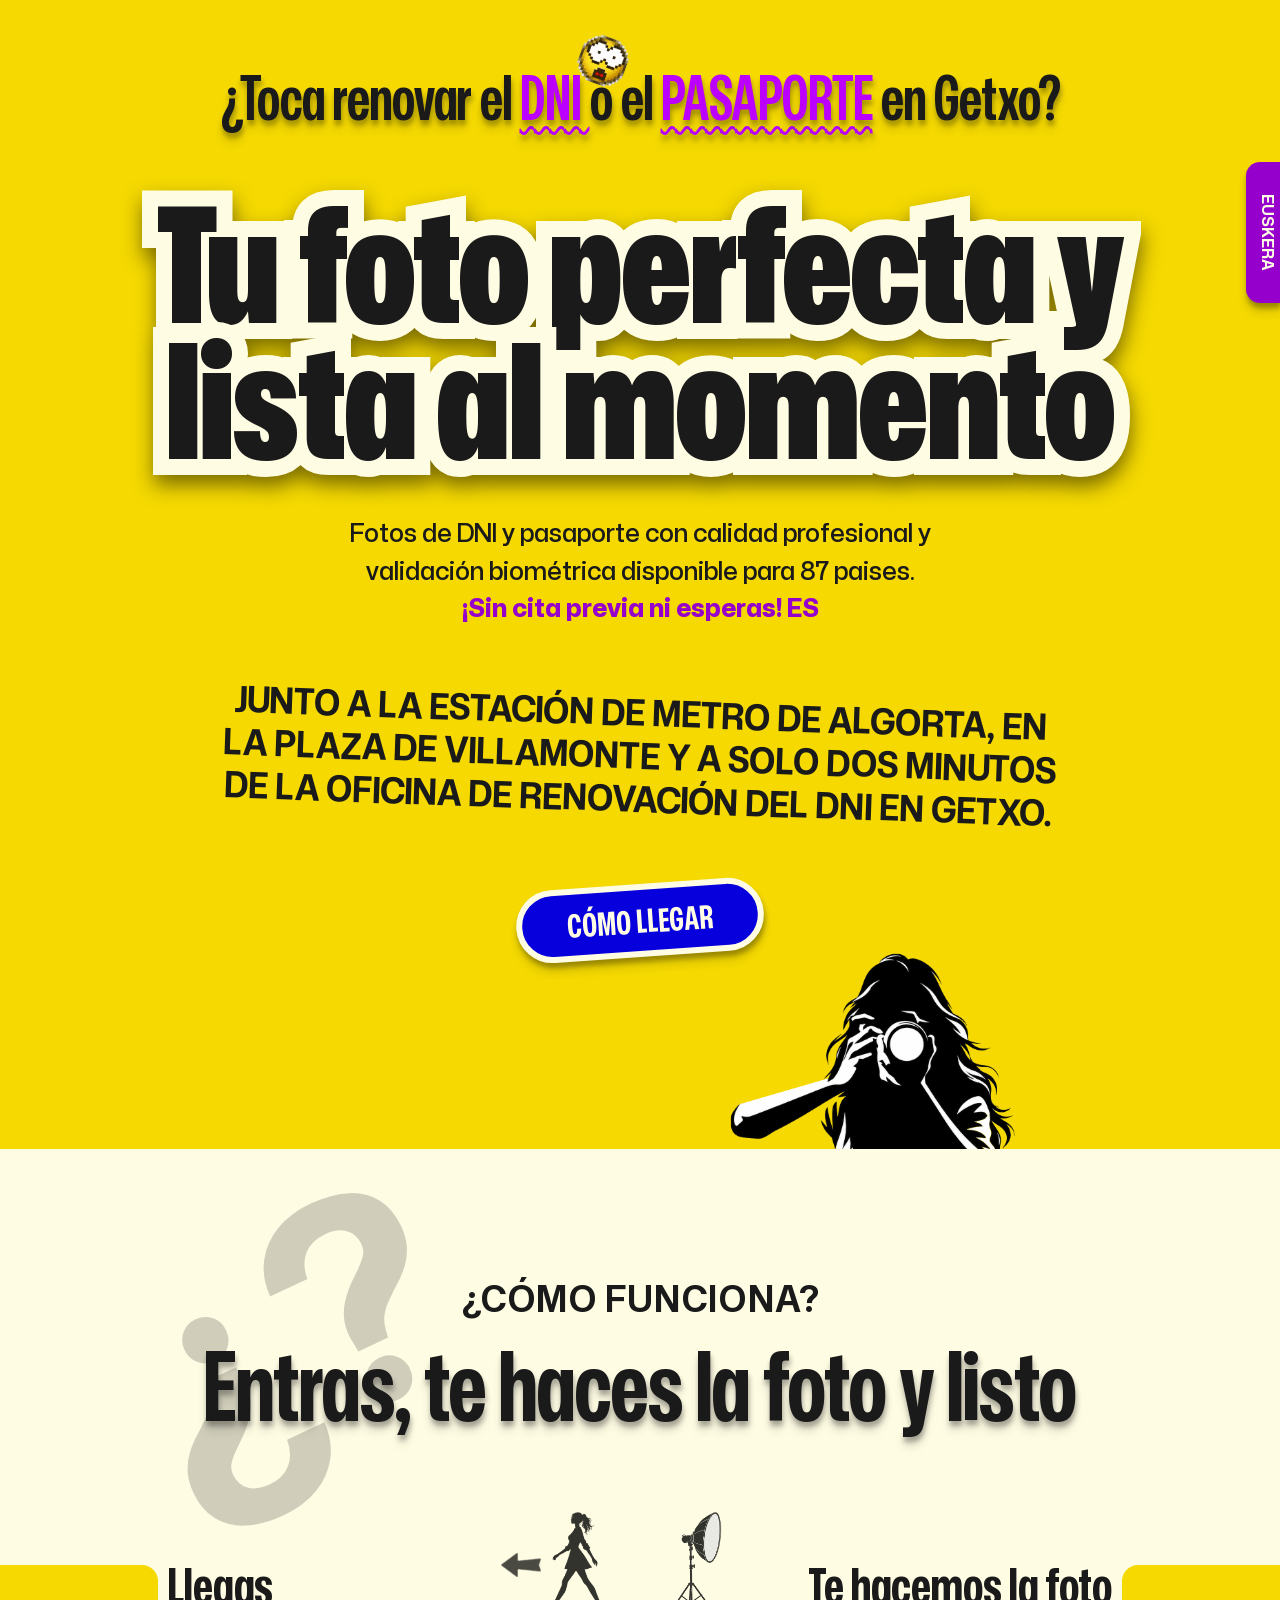
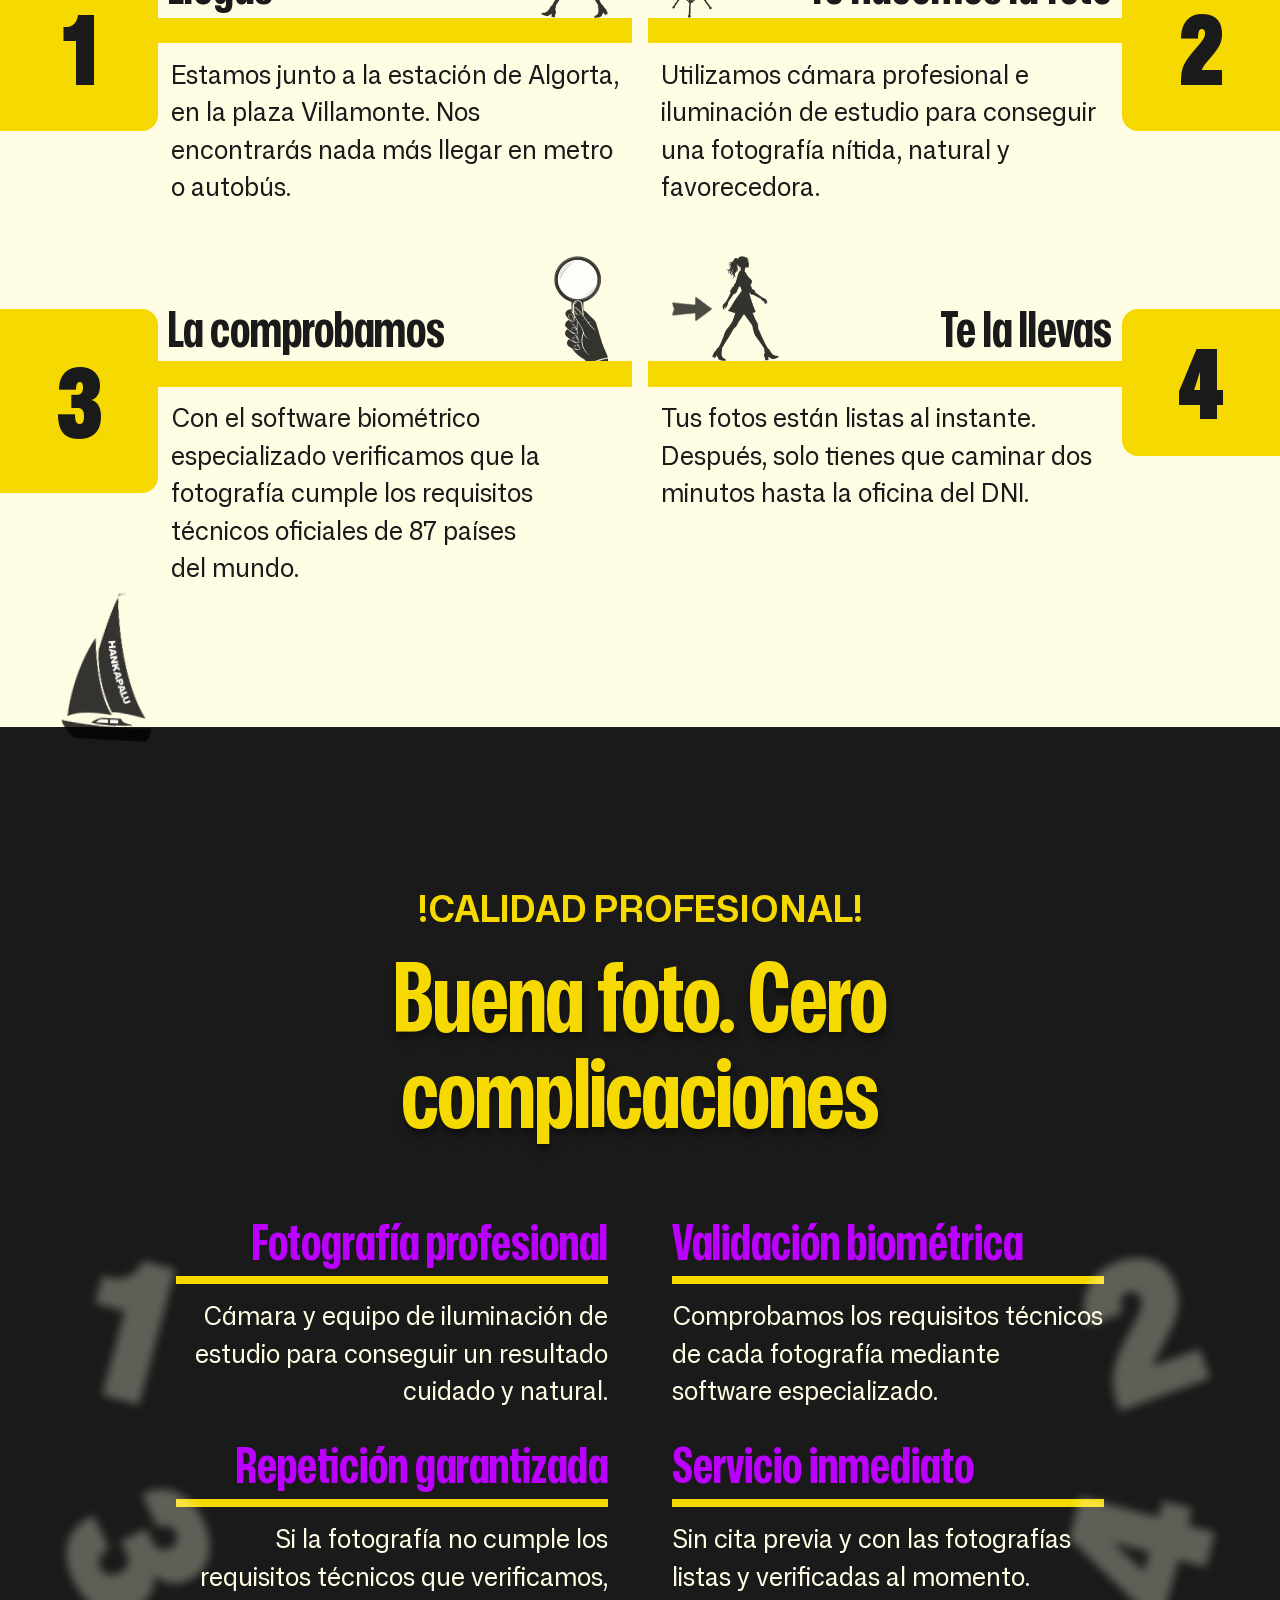
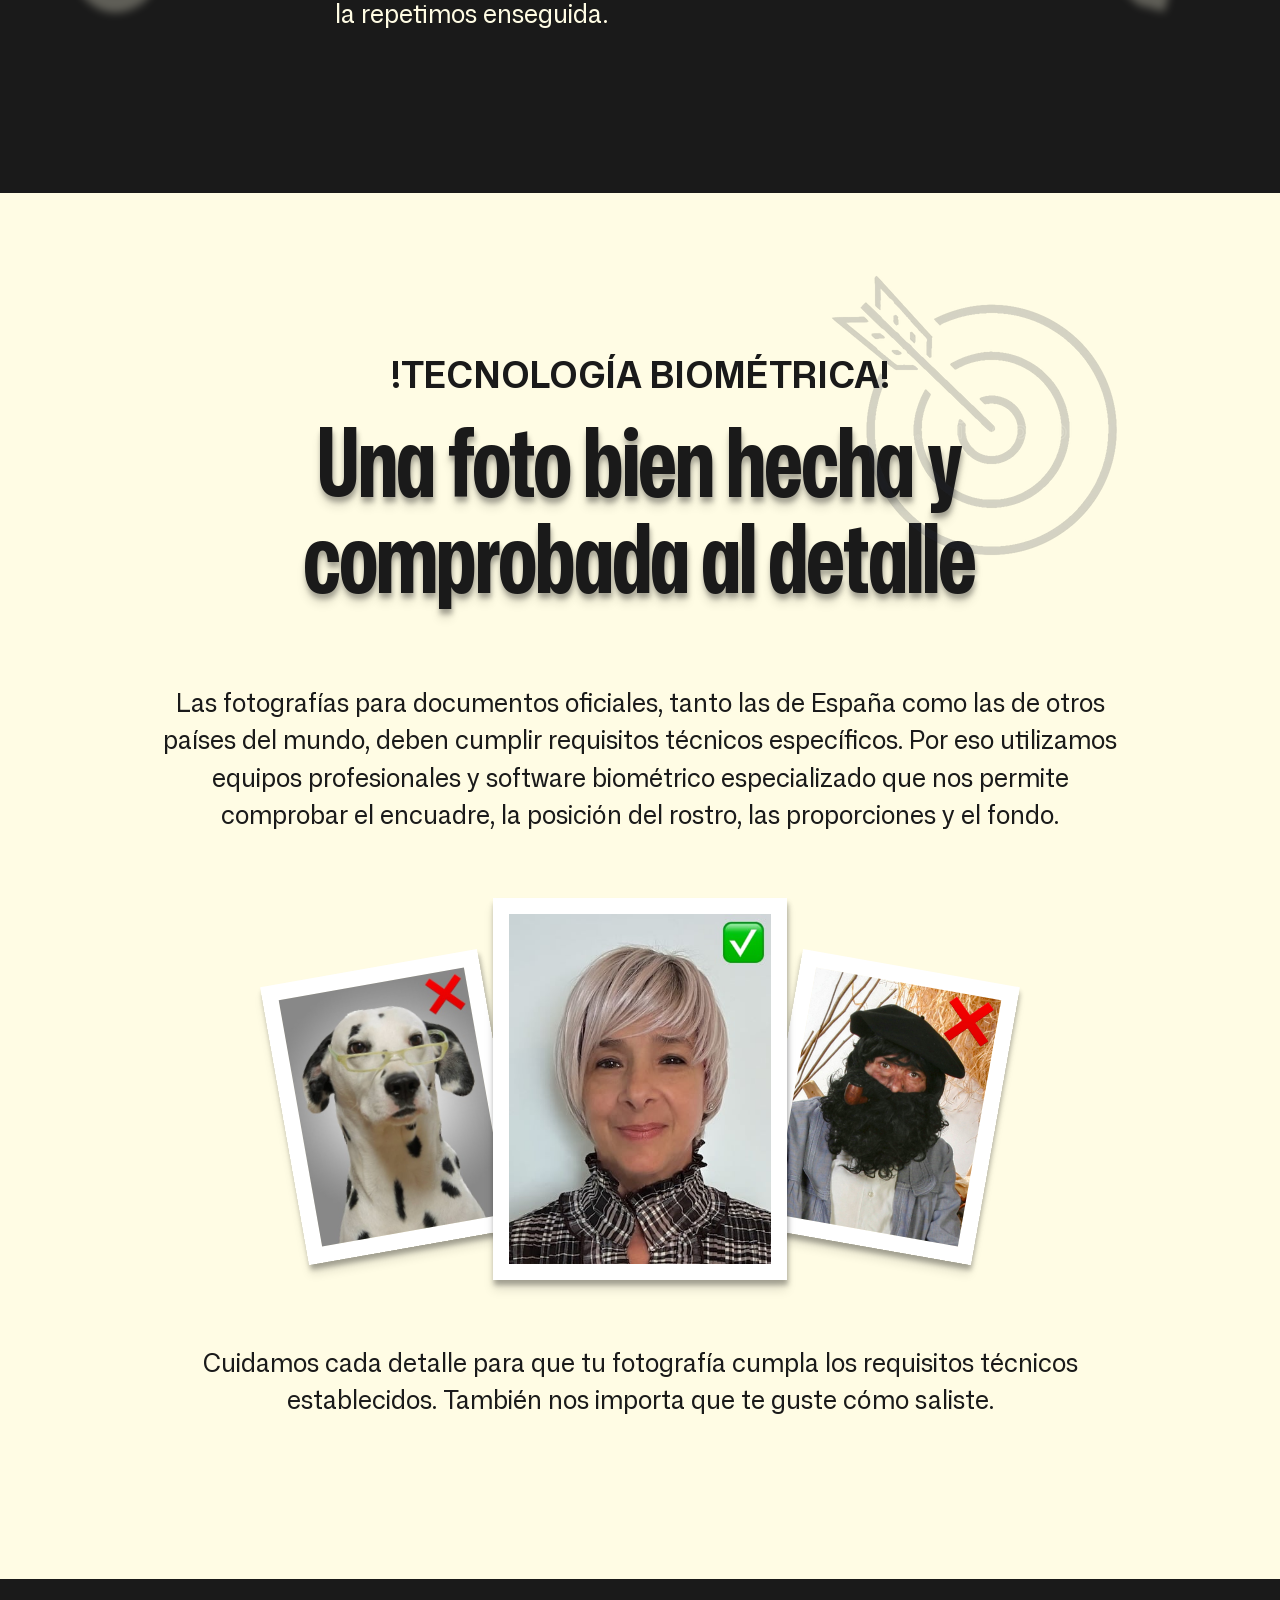
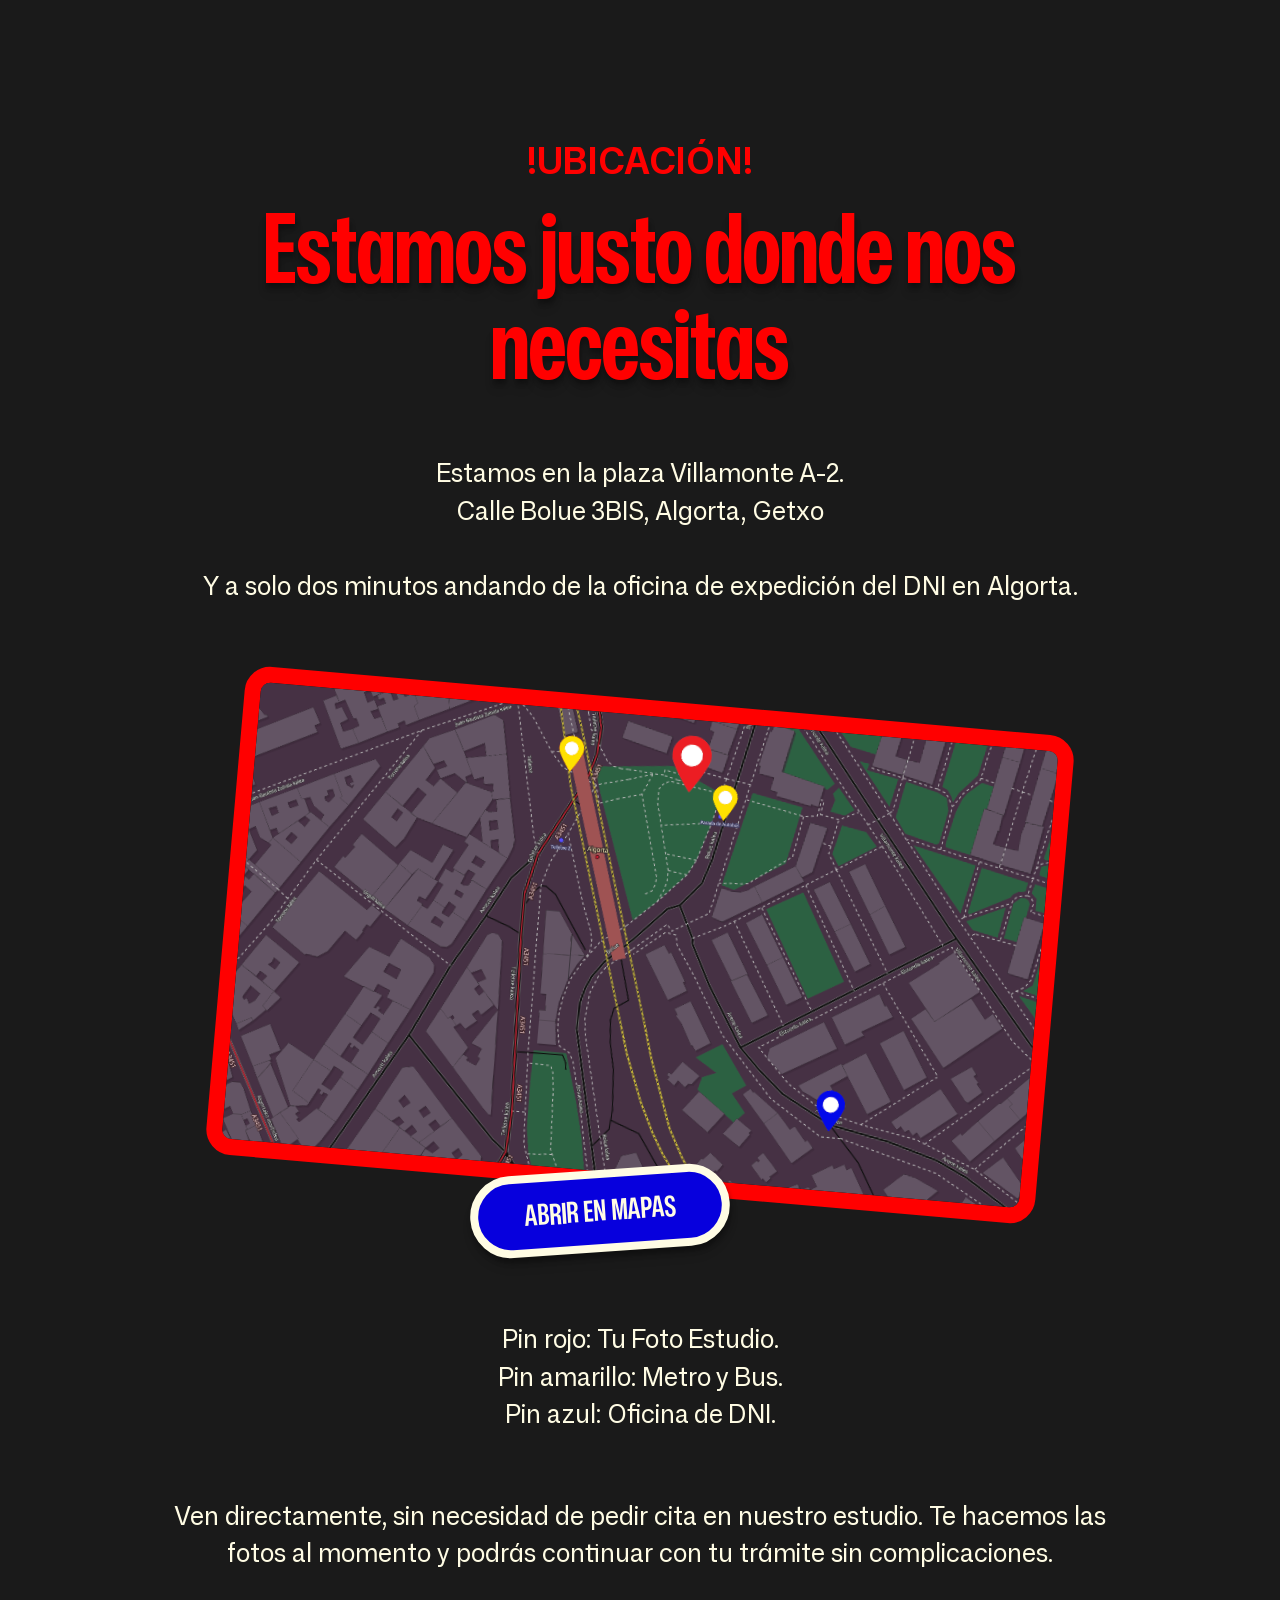
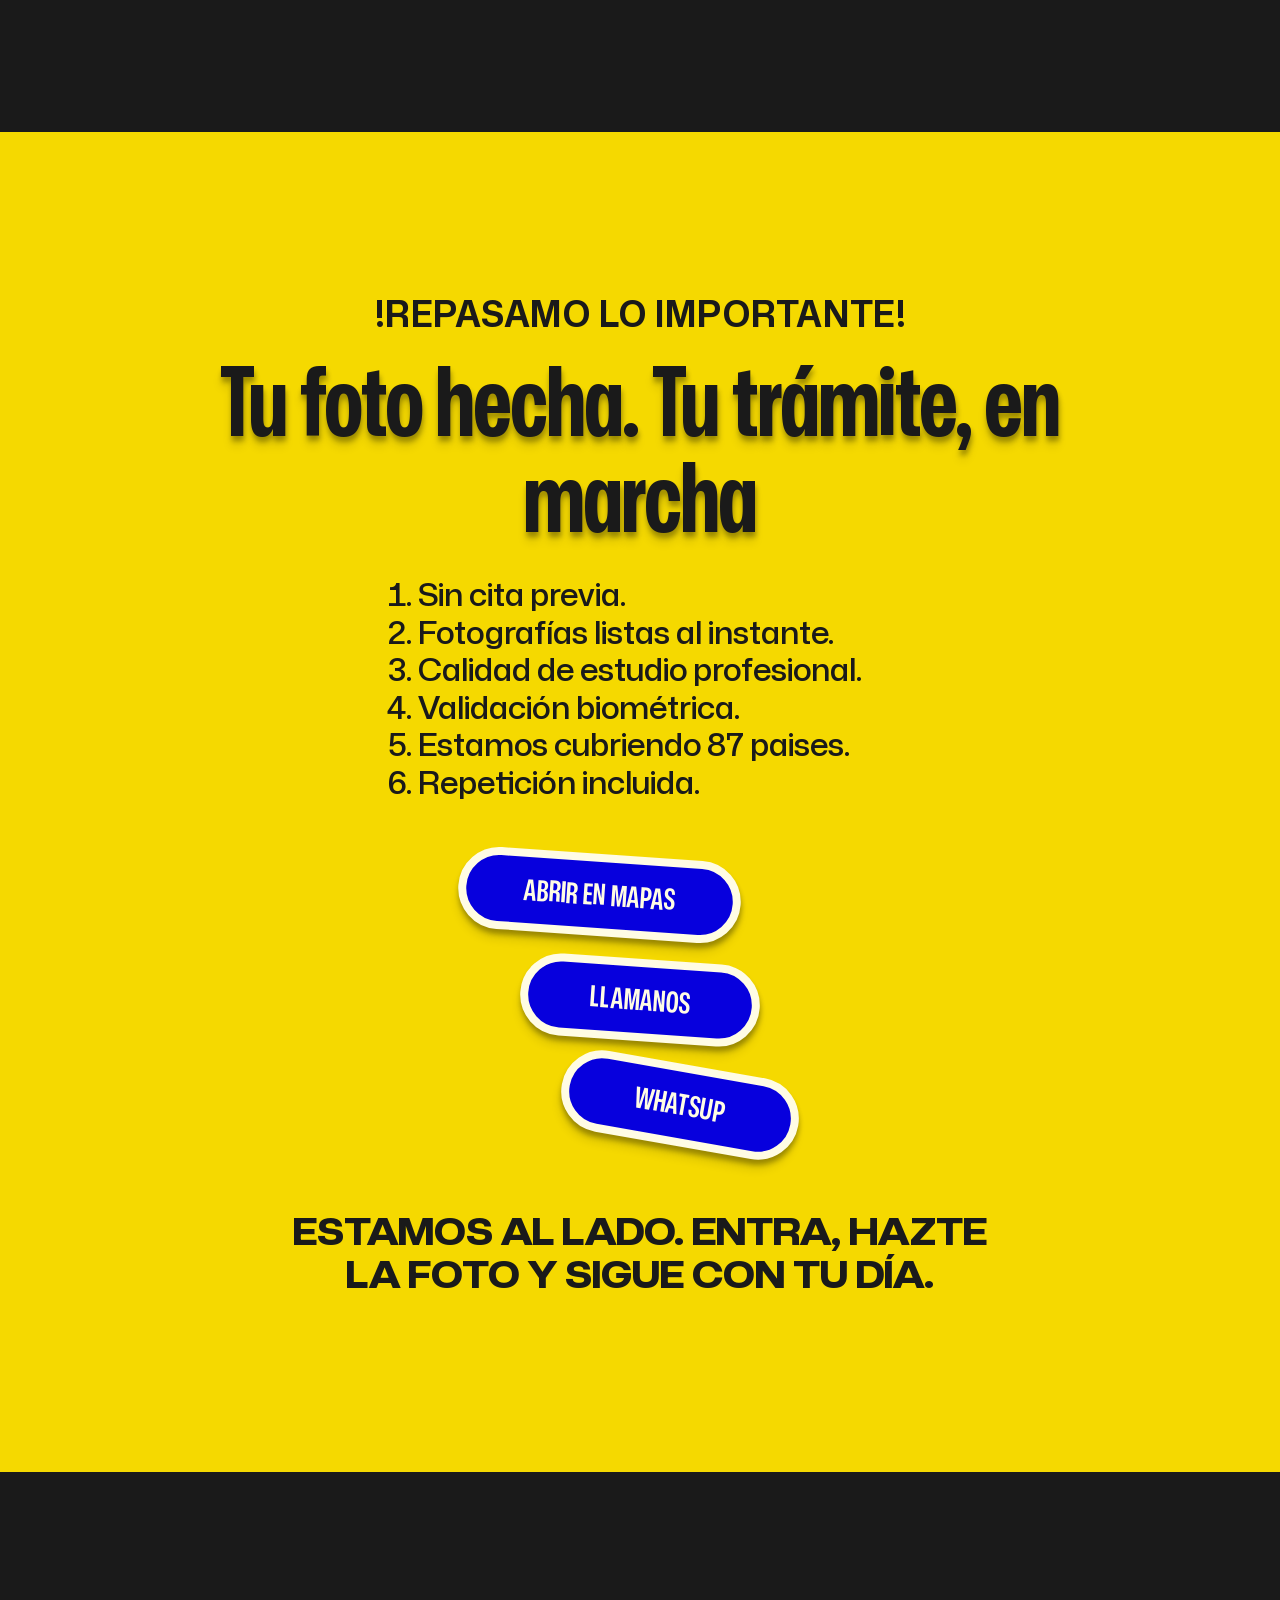
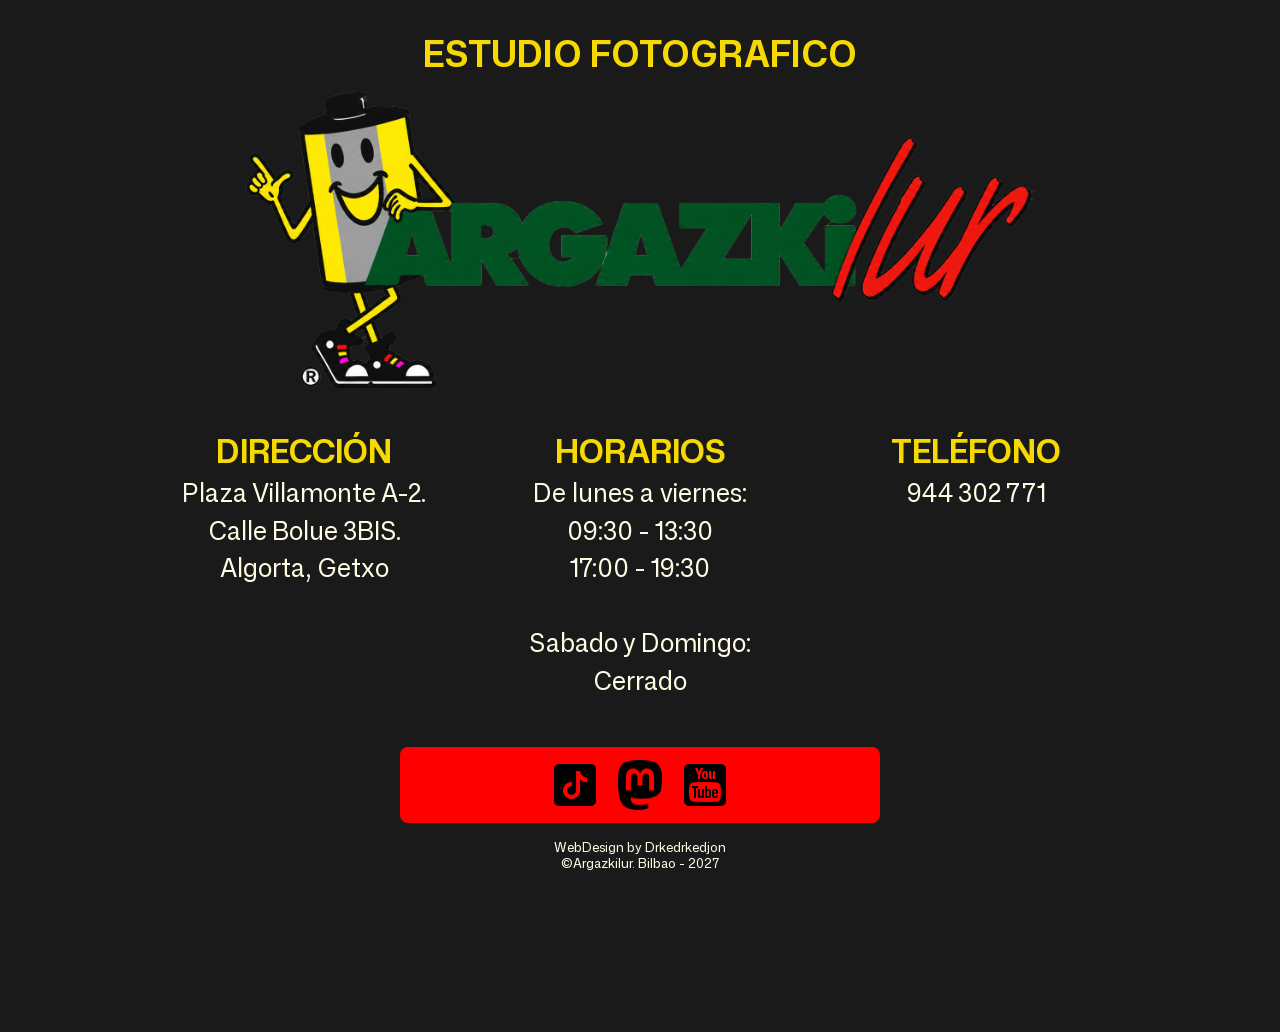
<file: es/index.html>
<!doctype html>
<html lang="es">
  <head>
    <meta charset="UTF-8" />
    <meta
      name="viewport"
      content="width=device-width, initial-scale=1.0"
    />
    <title>
      ¿Toca renovar el DNI o el pasaporte en Getxo? Fotos de calidad profesional
      y validacion biométrica para mas de 70 paises en el estudio Argazkilur en
      la plaza de Villamonte, Algorta.
    </title>
    <link
      rel="stylesheet"
      href="./../styles/styles.css"
    />
    <link
      rel="preload"
      href="./../assets/fonts/MonaSansVF[wdth,wght,opsz,ital].woff2"
      as="font"
      type="font/woff2"
      crossorigin
    />
    <link
      rel="preconnect"
      href="https://drkedrkedjon.github.io/argazkilur-v1/"
    />
  </head>
  <body>
    <main>
      <section class="hero">
        <img
          class="hero-fotograf"
          src="./../assets/images/fotografa.png"
          alt=""
        />
        <p class="hero-pretitle">
          ¿Toca renovar el
          <span
            >DNI
            <img
              src="./../assets/images/emoji-transparent.webp"
              class="emoji-transparent"
              alt=""
          /></span>
          o el <span>PASAPORTE</span> en Getxo?
        </p>
        <span class="hero-lang">Euskera</span>
        <h1 class="hero-title">Tu foto perfecta y lista al momento</h1>
        <p class="hero-subtitle">
          Fotos de DNI y pasaporte con calidad profesional y validación
          biométrica disponible para 87 paises. <br />
          <span>¡Sin cita previa ni esperas! ES</span>
        </p>
        <h2 class="hero-ubicacion">
          Junto a la estación de metro de Algorta, en la plaza de Villamonte y a
          solo dos minutos de la oficina de renovación del DNI en Getxo.
        </h2>
        <button class="hero-call">CÓMO LLEGAR</button>
      </section>

      <section class="como-funciona">
        <span class="bckg-img">¿?</span>
        <h2>¿CÓMO FUNCIONA?</h2>
        <span class="pitch">Entras, te haces la foto y listo</span>
        <div class="cards-container">
          <div class="como-funciona-card">
            <div class="cfc-fondo-amarillo"></div>
            <span class="cfc-number">1</span>
            <div class="upper-title">
              <h3 class="cfc-title">Llegas</h3>
              <div class="cfc-image-container">
                <img
                  loading="lazy"
                  src="./../assets/images/arrow-in.png"
                  alt=""
                  class="cfc-sombra-1"
                />
                <img
                  loading="lazy"
                  src="./../assets/images/wolk-in.png"
                  alt=""
                  class="cfc-sombra-2"
                />
              </div>
            </div>
            <div class="barra-horisontal"></div>
            <p class="cfc-parafo">
              Estamos junto a la estación de Algorta, en la plaza Villamonte.
              Nos encontrarás nada más llegar en metro o autobús.
            </p>
          </div>
          <div class="como-funciona-card">
            <div class="cfc-fondo-amarillo"></div>
            <span class="cfc-number">2</span>
            <div class="upper-title">
              <h3 class="cfc-title">Te hacemos la foto</h3>

              <img
                loading="lazy"
                src="./../assets/images/flash.png"
                alt=""
                class="cfc-sombra-2 flash-shit"
              />
            </div>
            <div class="barra-horisontal"></div>
            <p class="cfc-parafo">
              Utilizamos cámara profesional e iluminación de estudio para
              conseguir una fotografía nítida, natural y favorecedora.
            </p>
          </div>
          <div class="como-funciona-card">
            <div class="cfc-fondo-amarillo"></div>
            <span class="cfc-number">3</span>
            <div class="upper-title">
              <h3 class="cfc-title">La comprobamos</h3>

              <img
                loading="lazy"
                src="./../assets/images/lupa.png"
                alt=""
                class="cfc-sombra-2"
              />
            </div>
            <div class="barra-horisontal"></div>
            <p class="cfc-parafo">
              Con el software biométrico especializado verificamos que la
              fotografía cumple los requisitos técnicos oficiales de 87 países
              del mundo.
            </p>
          </div>
          <div class="como-funciona-card">
            <div class="cfc-fondo-amarillo"></div>
            <span class="cfc-number">4</span>
            <div class="upper-title">
              <h3 class="cfc-title">Te la llevas</h3>
              <div class="cfc-image-container">
                <img
                  loading="lazy"
                  src="./../assets/images/arrow-out.png"
                  alt=""
                  class="cfc-sombra-1"
                />
                <img
                  loading="lazy"
                  src="./../assets/images/wolk-out.png"
                  alt=""
                  class="cfc-sombra-2"
                />
              </div>
            </div>
            <div class="barra-horisontal"></div>
            <p class="cfc-parafo">
              Tus fotos están listas al instante. Después, solo tienes que
              caminar dos minutos hasta la oficina del DNI.
            </p>
          </div>
        </div>

        <img
          loading="lazy"
          class="barco"
          src="./../assets/images/barco-hankapalu.png"
          alt=""
        />
      </section>

      <section class="calidad-pro">
        <h2>!CALIDAD PROFESIONAL!</h2>
        <span class="pitch">Buena foto. Cero complicaciones</span>
        <div class="calidad-cards-container">
          <div class="calidad-card card-uno">
            <span class="calidad-card-number num-uno">1</span>
            <h3>Fotografía profesional</h3>
            <div class="linea-amarilla"></div>
            <p>
              Cámara y equipo de iluminación de estudio para conseguir un
              resultado cuidado y natural.
            </p>
          </div>
          <div class="calidad-card card-dos">
            <span class="calidad-card-number num-dos">2</span>
            <h3>Validación biométrica</h3>
            <div class="linea-amarilla"></div>
            <p>
              Comprobamos los requisitos técnicos de cada fotografía mediante
              software especializado.
            </p>
          </div>
          <div class="calidad-card card-tres">
            <span class="calidad-card-number num-tres">3</span>
            <h3>Repetición garantizada</h3>
            <div class="linea-amarilla"></div>
            <p>
              Si la fotografía no cumple los requisitos técnicos que
              verificamos, la repetimos enseguida.
            </p>
          </div>
          <div class="calidad-card card-cuatro">
            <span class="calidad-card-number num-cuatro">4</span>
            <h3>Servicio inmediato</h3>
            <div class="linea-amarilla"></div>
            <p>
              Sin cita previa y con las fotografías listas y verificadas al
              momento.
            </p>
          </div>
        </div>
      </section>

      <section class="biometria">
        <img
          loading="lazy"
          src="./../assets/images/diana.png"
          alt=""
          class="diana"
        />
        <h2>!TECNOLOGÍA BIOMÉTRICA!</h2>
        <span class="pitch">Una foto bien hecha y comprobada al detalle</span>
        <p>
          Las fotografías para documentos oficiales, tanto las de España como
          las de otros países del mundo, deben cumplir requisitos técnicos
          específicos. Por eso utilizamos equipos profesionales y software
          biométrico especializado que nos permite comprobar el encuadre, la
          posición del rostro, las proporciones y el fondo.
        </p>
        <div class="images">
          <img
            loading="lazy"
            src="./../assets/images/zur-verdad.jpg"
            alt=""
            class="zur"
          />
          <img
            loading="lazy"
            src="./../assets/images/popo.jpg"
            alt=""
            class="popo"
          />
          <img
            loading="lazy"
            src="./../assets/images/olentzero.jpg"
            alt=""
            class="olentzero"
          />
        </div>
        <p>
          Cuidamos cada detalle para que tu fotografía cumpla los requisitos
          técnicos establecidos. También nos importa que te guste cómo saliste.
        </p>
      </section>

      <section class="ubicacion">
        <img
          loading="lazy"
          src="./../assets/images/pin-mapa.png"
          alt=""
          class="pin-mapa"
        />
        <h2>!UBICACIÓN!</h2>
        <span class="pitch">Estamos justo donde nos necesitas</span>
        <p>
          Estamos en la&nbsp;plaza&nbsp;Villamonte&nbsp;A-2. <br />
          Calle&nbsp;Bolue&nbsp;3BIS, Algorta, Getxo <br /><br />
          Y a solo dos minutos andando de la oficina de expedición del DNI en
          Algorta.
        </p>
        <img
          loading="lazy"
          class="mapa-osm"
          src="./../assets/images/mapa-openstreet.png"
          alt=""
        />
        <button class="action-btn-ubicacion">ABRIR EN MAPAS</button>
        <p class="pin-shit">
          Pin rojo: Tu&nbsp;Foto&nbsp;Estudio. <br />
          Pin amarillo: Metro&nbsp;y&nbsp;Bus. <br />
          Pin azul: Oficina&nbsp;de&nbsp;DNI.
        </p>
        <p>
          Ven directamente, sin necesidad de pedir cita en nuestro estudio. Te
          hacemos las fotos al momento y podrás continuar con tu trámite sin
          complicaciones.
        </p>
      </section>

      <section class="resume">
        <h2>!REPASAMO LO IMPORTANTE!</h2>
        <span class="pitch">Tu foto hecha. Tu trámite, en marcha</span>
        <ol class="repasamos-lista">
          <li>Sin cita previa.</li>
          <li>Fotografías listas al instante.</li>
          <li>Calidad de estudio profesional.</li>
          <li>Validación biométrica.</li>
          <li>Estamos cubriendo 87 paises.</li>
          <li>Repetición incluida.</li>
        </ol>
        <button class="action-btn-resume">ABRIR EN MAPAS</button
        ><button class="action-btn-resume">LLAMANOS</button
        ><button class="action-btn-resume">WHATSUP</button>
        <h2 class="pitch-resume">
          Estamos al lado. Entra, hazte la foto y sigue con tu día.
        </h2>
      </section>

      <footer class="footer">
        <h2>ESTUDIO FOTOGRAFICO</h2>
        <img
          loading="lazy"
          class="footer-logo"
          src="./../assets/images/logo-old-new.png"
          alt=""
        />
        <div class="footer-text-container">
          <div>
            <h3>DIRECCIÓN</h3>
            <p>
              Plaza&nbsp;Villamonte&nbsp;A-2. <br />
              Calle&nbsp;Bolue&nbsp;3BIS.<br />
              Algorta, Getxo
            </p>
          </div>
          <div>
            <h3>HORARIOS</h3>
            <p>
              De lunes a viernes:<br />
              09:30 - 13:30<br />
              17:00 - 19:30<br />
              <br />
              Sabado&nbsp;y&nbsp;Domingo:<br />
              Cerrado
            </p>
          </div>
          <div>
            <h3>TELÉFONO</h3>
            <p>944&nbsp;302&nbsp;771</p>
          </div>
        </div>

        <div class="separator-rojo">
          <img
            loading="lazy"
            src="./../assets/images/tiktok.png"
            alt=""
          />
          <img
            loading="lazy"
            src="./../assets/images/mtdn.png"
            alt=""
          />
          <img
            loading="lazy"
            src="./../assets/images/yt.png"
            alt=""
          />
        </div>
        <p class="copyright">
          WebDesign&nbsp;by&nbsp;Drkedrkedjon <br />
          ©Argazkilur. Bilbao - 2027
        </p>
      </footer>
    </main>
  </body>
</html>
</file>
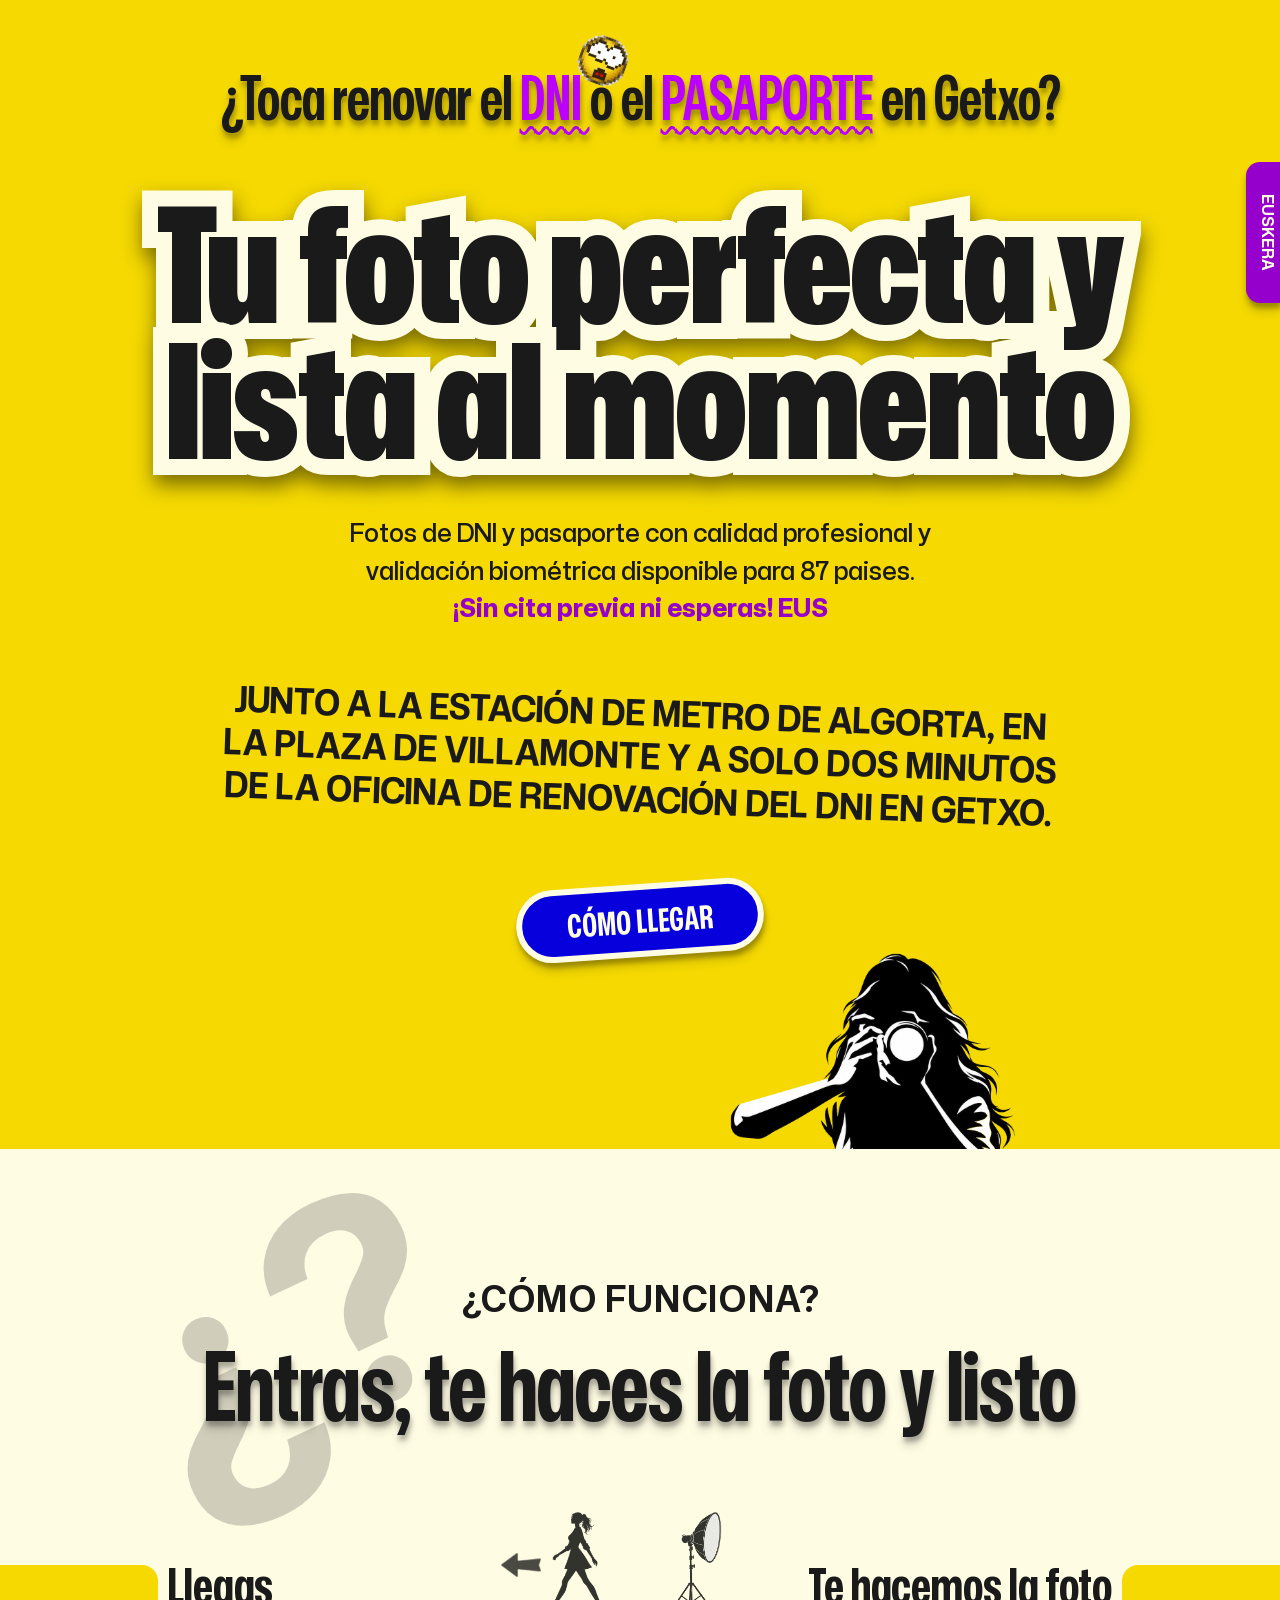
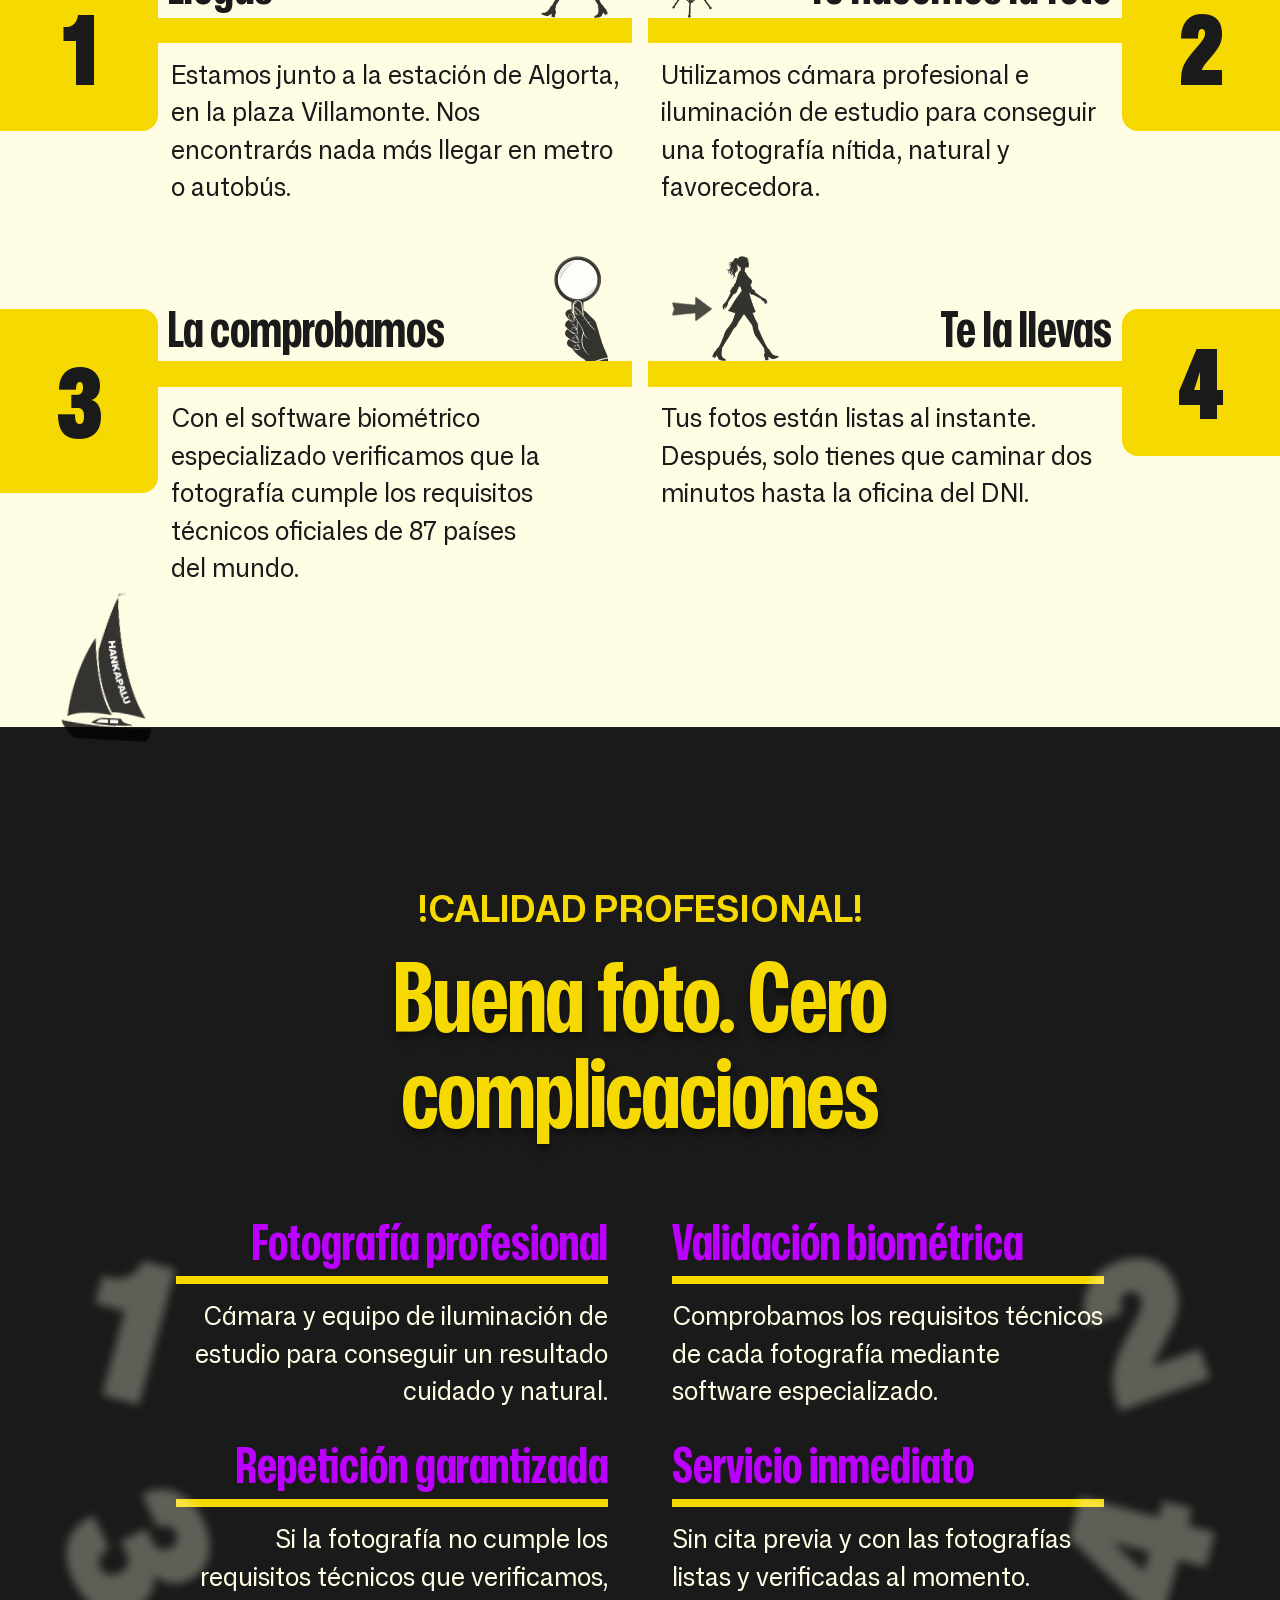
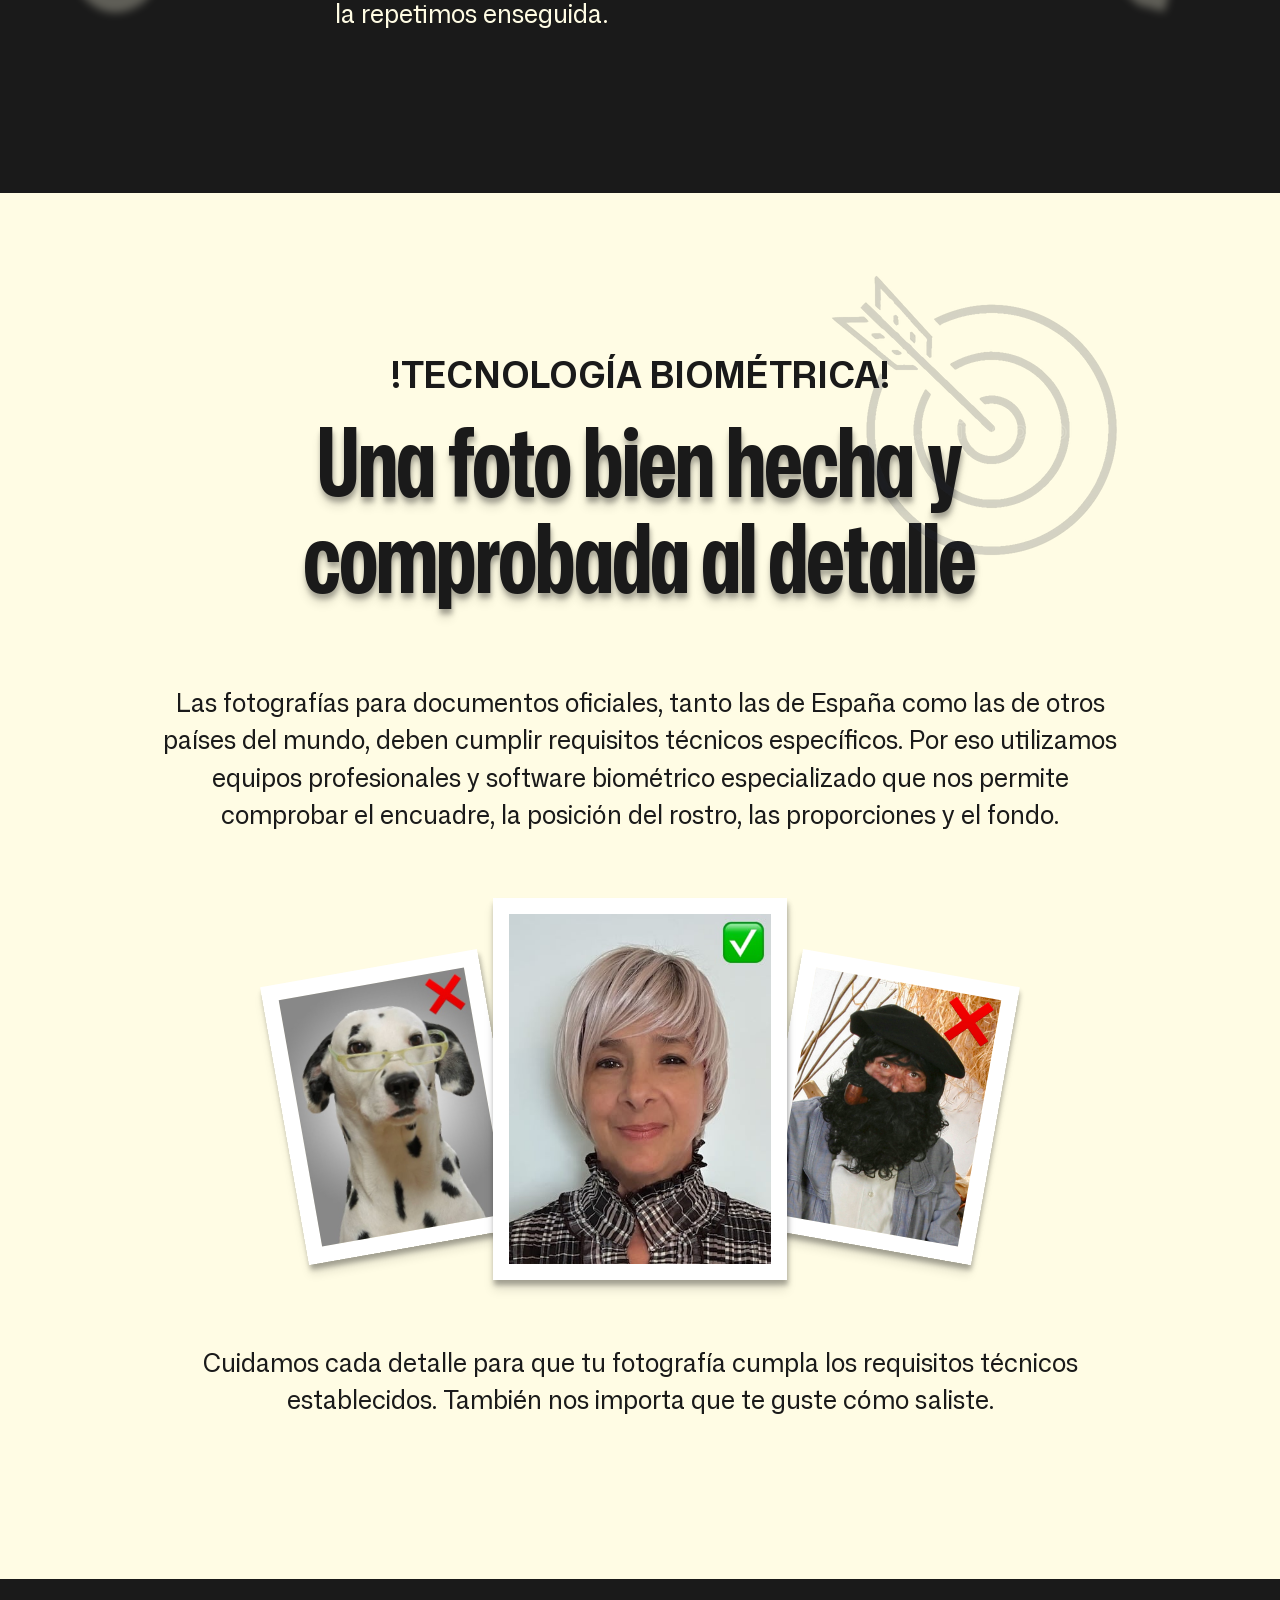
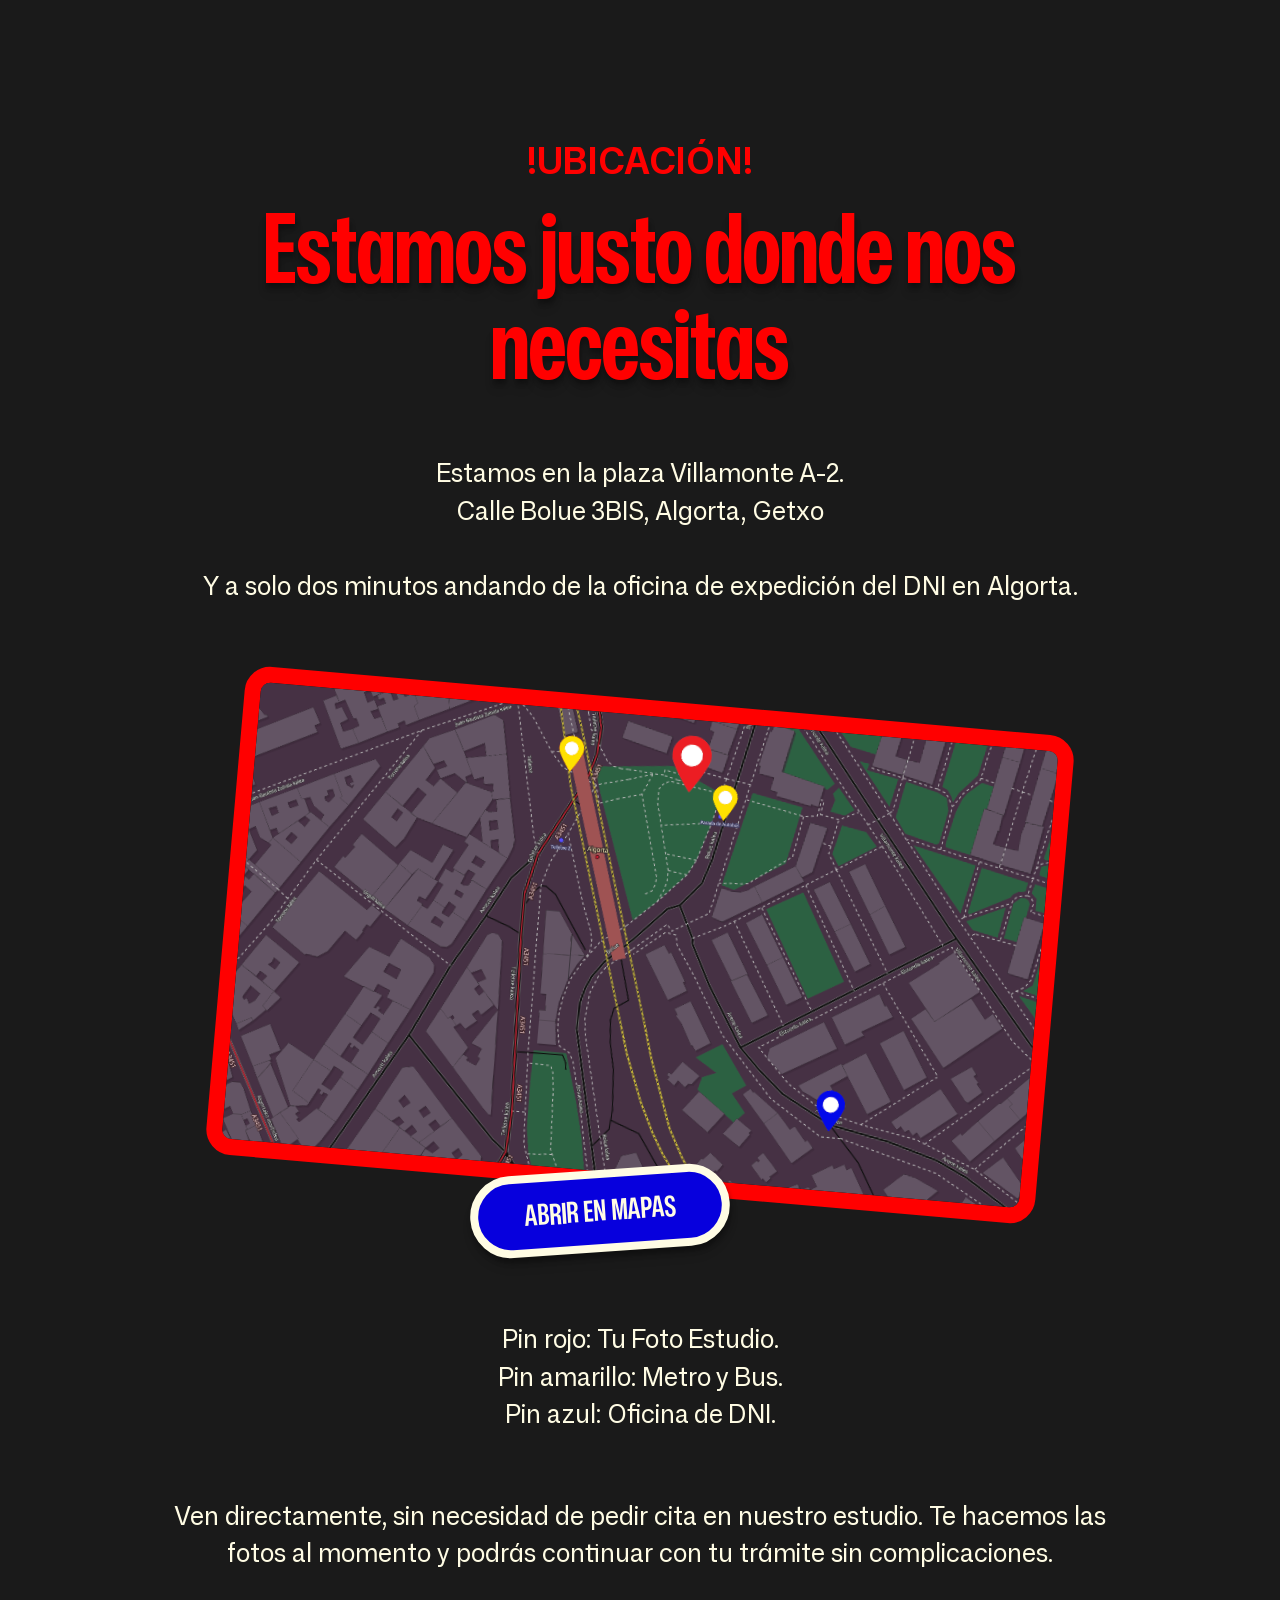
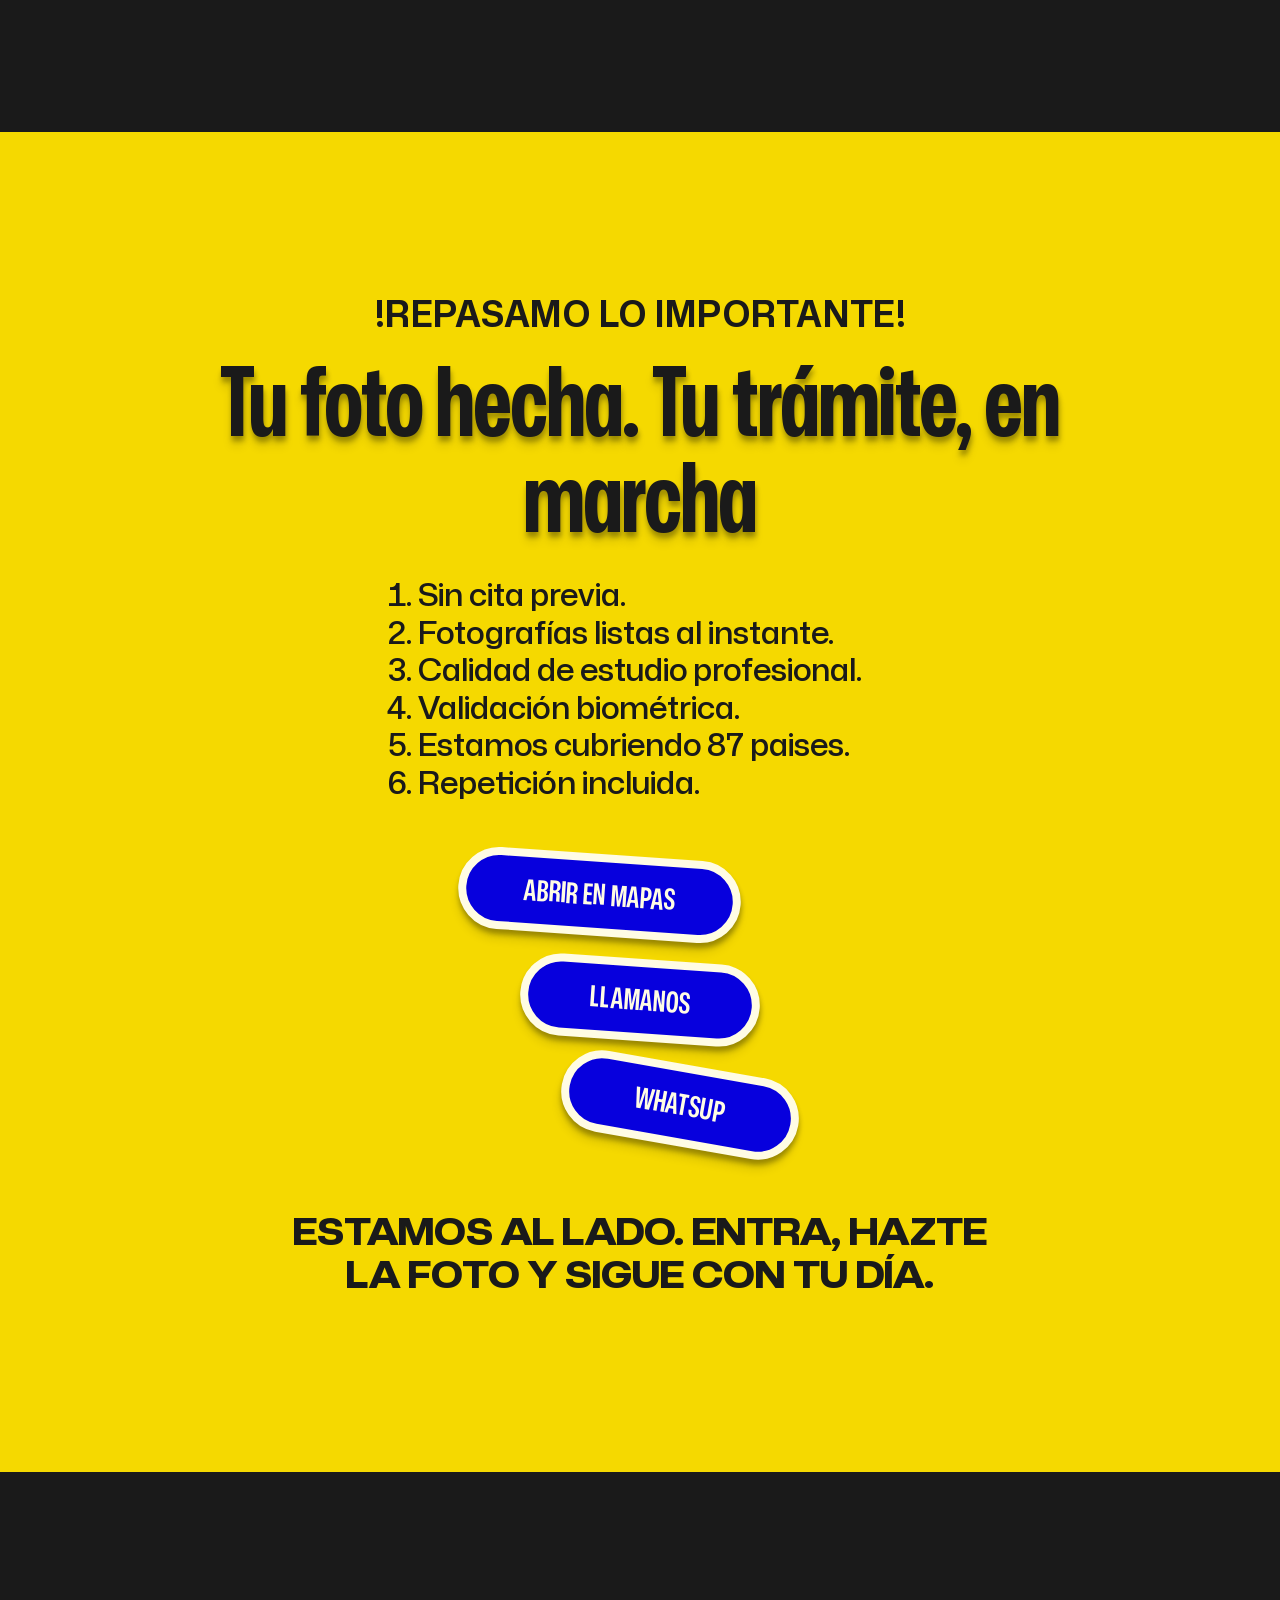
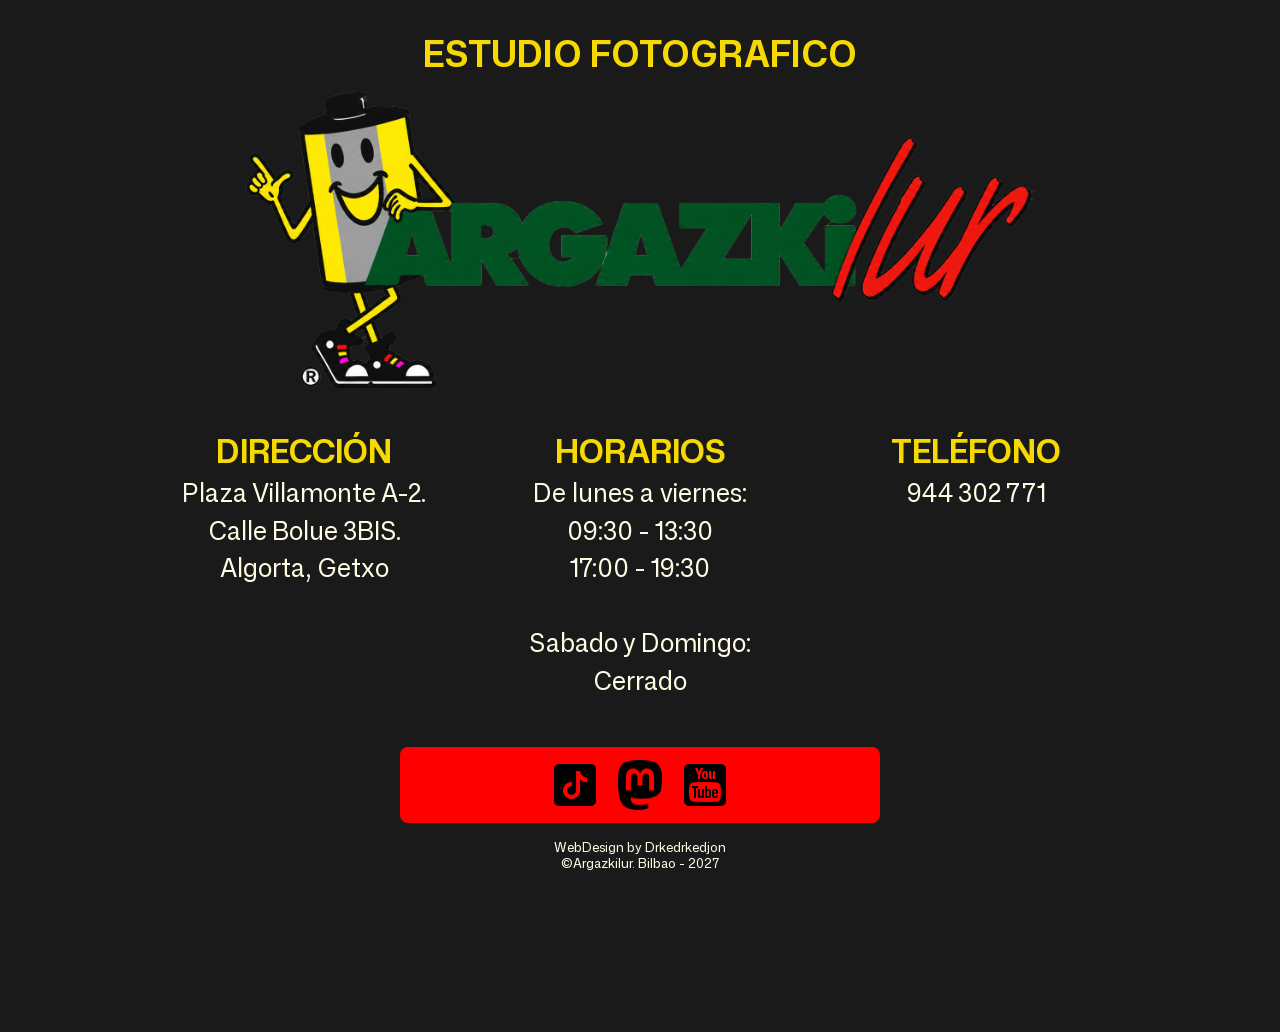
<file: eu/index.html>
<!doctype html>
<html lang="es">
  <head>
    <meta charset="UTF-8" />
    <meta
      name="viewport"
      content="width=device-width, initial-scale=1.0"
    />
    <title>
      ¿Toca renovar el DNI o el pasaporte en Getxo? Fotos de calidad profesional
      y validacion biométrica para mas de 70 paises en el estudio Argazkilur en
      la plaza de Villamonte, Algorta.
    </title>
    <link
      rel="stylesheet"
      href="./../styles/styles.css"
    />
    <link
      rel="preload"
      href="./../assets/fonts/MonaSansVF[wdth,wght,opsz,ital].woff2"
      as="font"
      type="font/woff2"
      crossorigin
    />
    <link
      rel="preconnect"
      href="https://drkedrkedjon.github.io/argazkilur-v1/"
    />
  </head>
  <body>
    <main>
      <section class="hero">
        <img
          class="hero-fotograf"
          src="./../assets/images/fotografa.png"
          alt=""
        />
        <p class="hero-pretitle">
          ¿Toca renovar el
          <span
            >DNI
            <img
              src="./../assets/images/emoji-transparent.webp"
              class="emoji-transparent"
              alt=""
          /></span>
          o el <span>PASAPORTE</span> en Getxo?
        </p>
        <span class="hero-lang">Euskera</span>
        <h1 class="hero-title">Tu foto perfecta y lista al momento</h1>
        <p class="hero-subtitle">
          Fotos de DNI y pasaporte con calidad profesional y validación
          biométrica disponible para 87 paises. <br />
          <span>¡Sin cita previa ni esperas! EUS</span>
        </p>
        <h2 class="hero-ubicacion">
          Junto a la estación de metro de Algorta, en la plaza de Villamonte y a
          solo dos minutos de la oficina de renovación del DNI en Getxo.
        </h2>
        <button class="hero-call">CÓMO LLEGAR</button>
      </section>

      <section class="como-funciona">
        <span class="bckg-img">¿?</span>
        <h2>¿CÓMO FUNCIONA?</h2>
        <span class="pitch">Entras, te haces la foto y listo</span>
        <div class="cards-container">
          <div class="como-funciona-card">
            <div class="cfc-fondo-amarillo"></div>
            <span class="cfc-number">1</span>
            <div class="upper-title">
              <h3 class="cfc-title">Llegas</h3>
              <div class="cfc-image-container">
                <img
                  loading="lazy"
                  src="./../assets/images/arrow-in.png"
                  alt=""
                  class="cfc-sombra-1"
                />
                <img
                  loading="lazy"
                  src="./../assets/images/wolk-in.png"
                  alt=""
                  class="cfc-sombra-2"
                />
              </div>
            </div>
            <div class="barra-horisontal"></div>
            <p class="cfc-parafo">
              Estamos junto a la estación de Algorta, en la plaza Villamonte.
              Nos encontrarás nada más llegar en metro o autobús.
            </p>
          </div>
          <div class="como-funciona-card">
            <div class="cfc-fondo-amarillo"></div>
            <span class="cfc-number">2</span>
            <div class="upper-title">
              <h3 class="cfc-title">Te hacemos la foto</h3>

              <img
                loading="lazy"
                src="./../assets/images/flash.png"
                alt=""
                class="cfc-sombra-2 flash-shit"
              />
            </div>
            <div class="barra-horisontal"></div>
            <p class="cfc-parafo">
              Utilizamos cámara profesional e iluminación de estudio para
              conseguir una fotografía nítida, natural y favorecedora.
            </p>
          </div>
          <div class="como-funciona-card">
            <div class="cfc-fondo-amarillo"></div>
            <span class="cfc-number">3</span>
            <div class="upper-title">
              <h3 class="cfc-title">La comprobamos</h3>

              <img
                loading="lazy"
                src="./../assets/images/lupa.png"
                alt=""
                class="cfc-sombra-2"
              />
            </div>
            <div class="barra-horisontal"></div>
            <p class="cfc-parafo">
              Con el software biométrico especializado verificamos que la
              fotografía cumple los requisitos técnicos oficiales de 87 países
              del mundo.
            </p>
          </div>
          <div class="como-funciona-card">
            <div class="cfc-fondo-amarillo"></div>
            <span class="cfc-number">4</span>
            <div class="upper-title">
              <h3 class="cfc-title">Te la llevas</h3>
              <div class="cfc-image-container">
                <img
                  loading="lazy"
                  src="./../assets/images/arrow-out.png"
                  alt=""
                  class="cfc-sombra-1"
                />
                <img
                  loading="lazy"
                  src="./../assets/images/wolk-out.png"
                  alt=""
                  class="cfc-sombra-2"
                />
              </div>
            </div>
            <div class="barra-horisontal"></div>
            <p class="cfc-parafo">
              Tus fotos están listas al instante. Después, solo tienes que
              caminar dos minutos hasta la oficina del DNI.
            </p>
          </div>
        </div>

        <img
          loading="lazy"
          class="barco"
          src="./../assets/images/barco-hankapalu.png"
          alt=""
        />
      </section>

      <section class="calidad-pro">
        <h2>!CALIDAD PROFESIONAL!</h2>
        <span class="pitch">Buena foto. Cero complicaciones</span>
        <div class="calidad-cards-container">
          <div class="calidad-card card-uno">
            <span class="calidad-card-number num-uno">1</span>
            <h3>Fotografía profesional</h3>
            <div class="linea-amarilla"></div>
            <p>
              Cámara y equipo de iluminación de estudio para conseguir un
              resultado cuidado y natural.
            </p>
          </div>
          <div class="calidad-card card-dos">
            <span class="calidad-card-number num-dos">2</span>
            <h3>Validación biométrica</h3>
            <div class="linea-amarilla"></div>
            <p>
              Comprobamos los requisitos técnicos de cada fotografía mediante
              software especializado.
            </p>
          </div>
          <div class="calidad-card card-tres">
            <span class="calidad-card-number num-tres">3</span>
            <h3>Repetición garantizada</h3>
            <div class="linea-amarilla"></div>
            <p>
              Si la fotografía no cumple los requisitos técnicos que
              verificamos, la repetimos enseguida.
            </p>
          </div>
          <div class="calidad-card card-cuatro">
            <span class="calidad-card-number num-cuatro">4</span>
            <h3>Servicio inmediato</h3>
            <div class="linea-amarilla"></div>
            <p>
              Sin cita previa y con las fotografías listas y verificadas al
              momento.
            </p>
          </div>
        </div>
      </section>

      <section class="biometria">
        <img
          loading="lazy"
          src="./../assets/images/diana.png"
          alt=""
          class="diana"
        />
        <h2>!TECNOLOGÍA BIOMÉTRICA!</h2>
        <span class="pitch">Una foto bien hecha y comprobada al detalle</span>
        <p>
          Las fotografías para documentos oficiales, tanto las de España como
          las de otros países del mundo, deben cumplir requisitos técnicos
          específicos. Por eso utilizamos equipos profesionales y software
          biométrico especializado que nos permite comprobar el encuadre, la
          posición del rostro, las proporciones y el fondo.
        </p>
        <div class="images">
          <img
            loading="lazy"
            src="./../assets/images/zur-verdad.jpg"
            alt=""
            class="zur"
          />
          <img
            loading="lazy"
            src="./../assets/images/popo.jpg"
            alt=""
            class="popo"
          />
          <img
            loading="lazy"
            src="./../assets/images/olentzero.jpg"
            alt=""
            class="olentzero"
          />
        </div>
        <p>
          Cuidamos cada detalle para que tu fotografía cumpla los requisitos
          técnicos establecidos. También nos importa que te guste cómo saliste.
        </p>
      </section>

      <section class="ubicacion">
        <img
          loading="lazy"
          src="./../assets/images/pin-mapa.png"
          alt=""
          class="pin-mapa"
        />
        <h2>!UBICACIÓN!</h2>
        <span class="pitch">Estamos justo donde nos necesitas</span>
        <p>
          Estamos en la&nbsp;plaza&nbsp;Villamonte&nbsp;A-2. <br />
          Calle&nbsp;Bolue&nbsp;3BIS, Algorta, Getxo <br /><br />
          Y a solo dos minutos andando de la oficina de expedición del DNI en
          Algorta.
        </p>
        <img
          loading="lazy"
          class="mapa-osm"
          src="./../assets/images/mapa-openstreet.png"
          alt=""
        />
        <button class="action-btn-ubicacion">ABRIR EN MAPAS</button>
        <p class="pin-shit">
          Pin rojo: Tu&nbsp;Foto&nbsp;Estudio. <br />
          Pin amarillo: Metro&nbsp;y&nbsp;Bus. <br />
          Pin azul: Oficina&nbsp;de&nbsp;DNI.
        </p>
        <p>
          Ven directamente, sin necesidad de pedir cita en nuestro estudio. Te
          hacemos las fotos al momento y podrás continuar con tu trámite sin
          complicaciones.
        </p>
      </section>

      <section class="resume">
        <h2>!REPASAMO LO IMPORTANTE!</h2>
        <span class="pitch">Tu foto hecha. Tu trámite, en marcha</span>
        <ol class="repasamos-lista">
          <li>Sin cita previa.</li>
          <li>Fotografías listas al instante.</li>
          <li>Calidad de estudio profesional.</li>
          <li>Validación biométrica.</li>
          <li>Estamos cubriendo 87 paises.</li>
          <li>Repetición incluida.</li>
        </ol>
        <button class="action-btn-resume">ABRIR EN MAPAS</button
        ><button class="action-btn-resume">LLAMANOS</button
        ><button class="action-btn-resume">WHATSUP</button>
        <h2 class="pitch-resume">
          Estamos al lado. Entra, hazte la foto y sigue con tu día.
        </h2>
      </section>

      <footer class="footer">
        <h2>ESTUDIO FOTOGRAFICO</h2>
        <img
          loading="lazy"
          class="footer-logo"
          src="./../assets/images/logo-old-new.png"
          alt=""
        />
        <div class="footer-text-container">
          <div>
            <h3>DIRECCIÓN</h3>
            <p>
              Plaza&nbsp;Villamonte&nbsp;A-2. <br />
              Calle&nbsp;Bolue&nbsp;3BIS.<br />
              Algorta, Getxo
            </p>
          </div>
          <div>
            <h3>HORARIOS</h3>
            <p>
              De lunes a viernes:<br />
              09:30 - 13:30<br />
              17:00 - 19:30<br />
              <br />
              Sabado&nbsp;y&nbsp;Domingo:<br />
              Cerrado
            </p>
          </div>
          <div>
            <h3>TELÉFONO</h3>
            <p>944&nbsp;302&nbsp;771</p>
          </div>
        </div>

        <div class="separator-rojo">
          <img
            loading="lazy"
            src="./../assets/images/tiktok.png"
            alt=""
          />
          <img
            loading="lazy"
            src="./../assets/images/mtdn.png"
            alt=""
          />
          <img
            loading="lazy"
            src="./../assets/images/yt.png"
            alt=""
          />
        </div>
        <p class="copyright">
          WebDesign&nbsp;by&nbsp;Drkedrkedjon <br />
          ©Argazkilur. Bilbao - 2027
        </p>
      </footer>
    </main>
  </body>
</html>
</file>
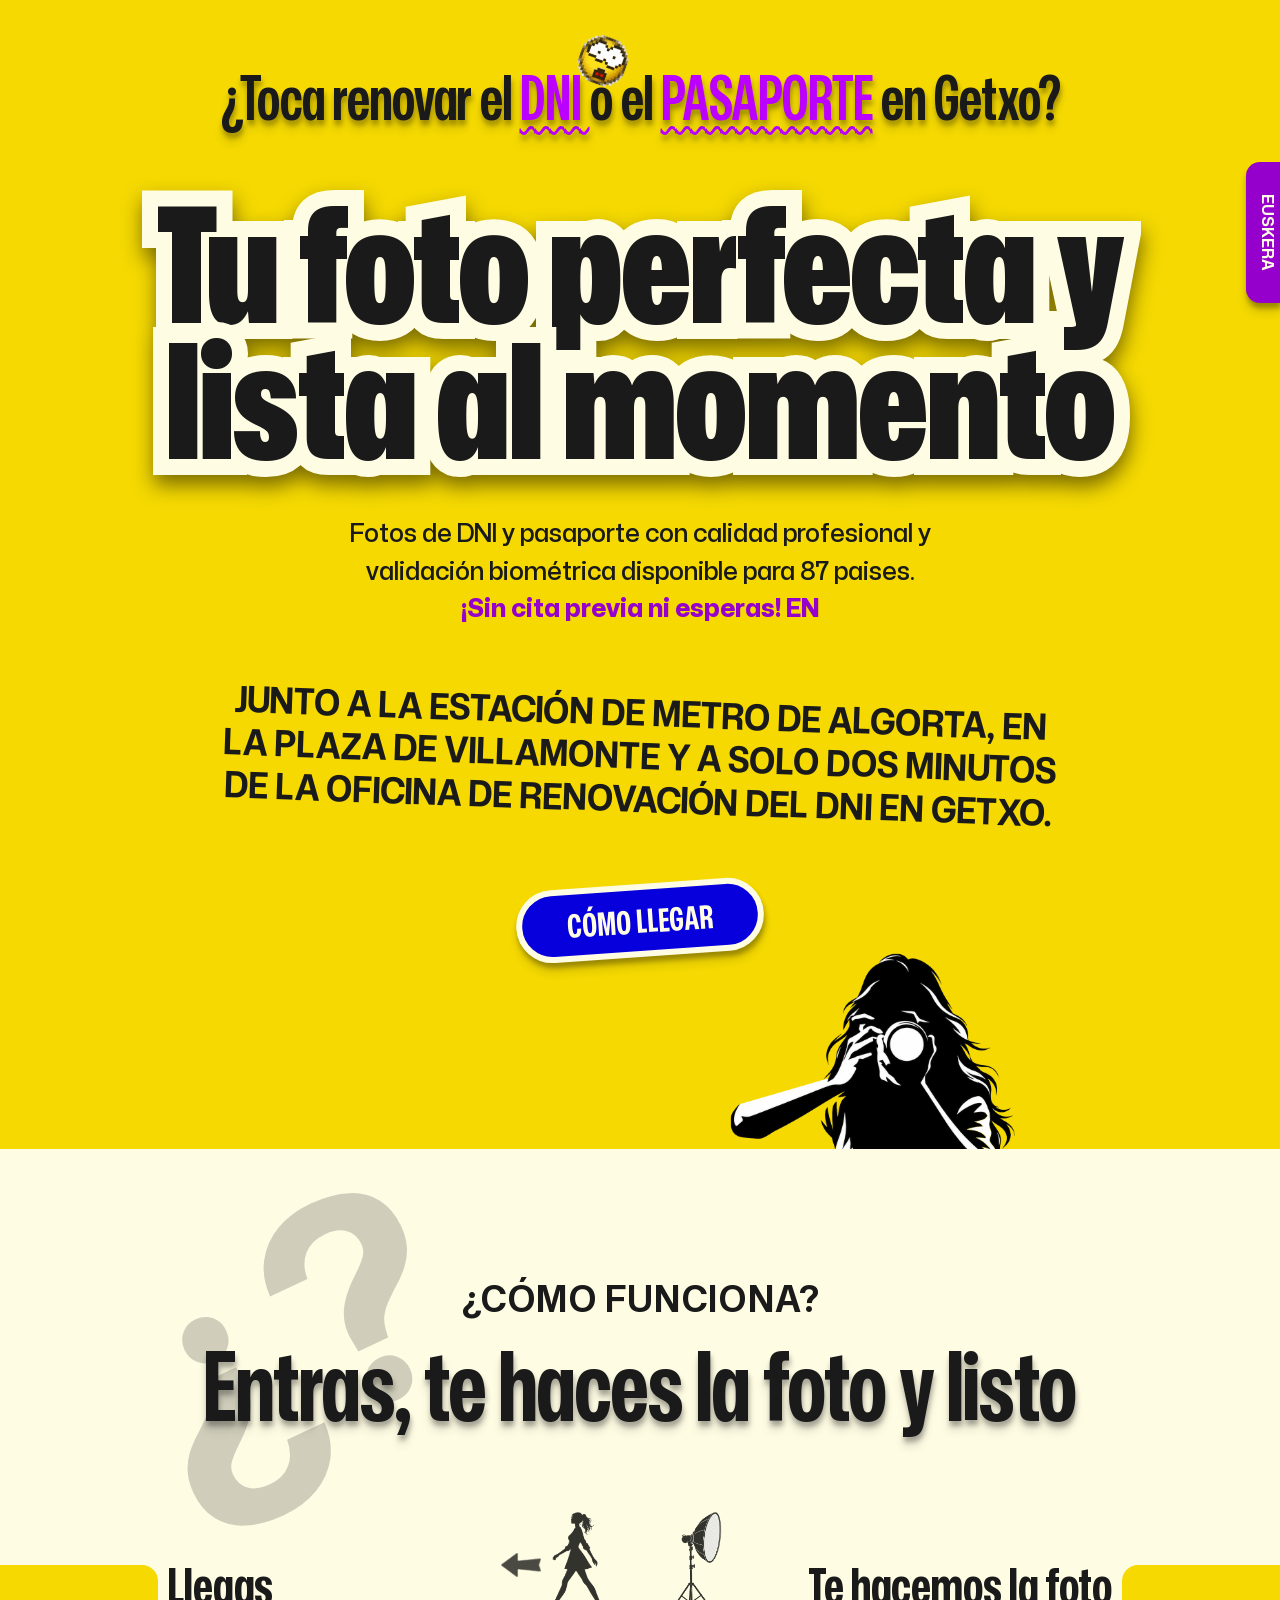
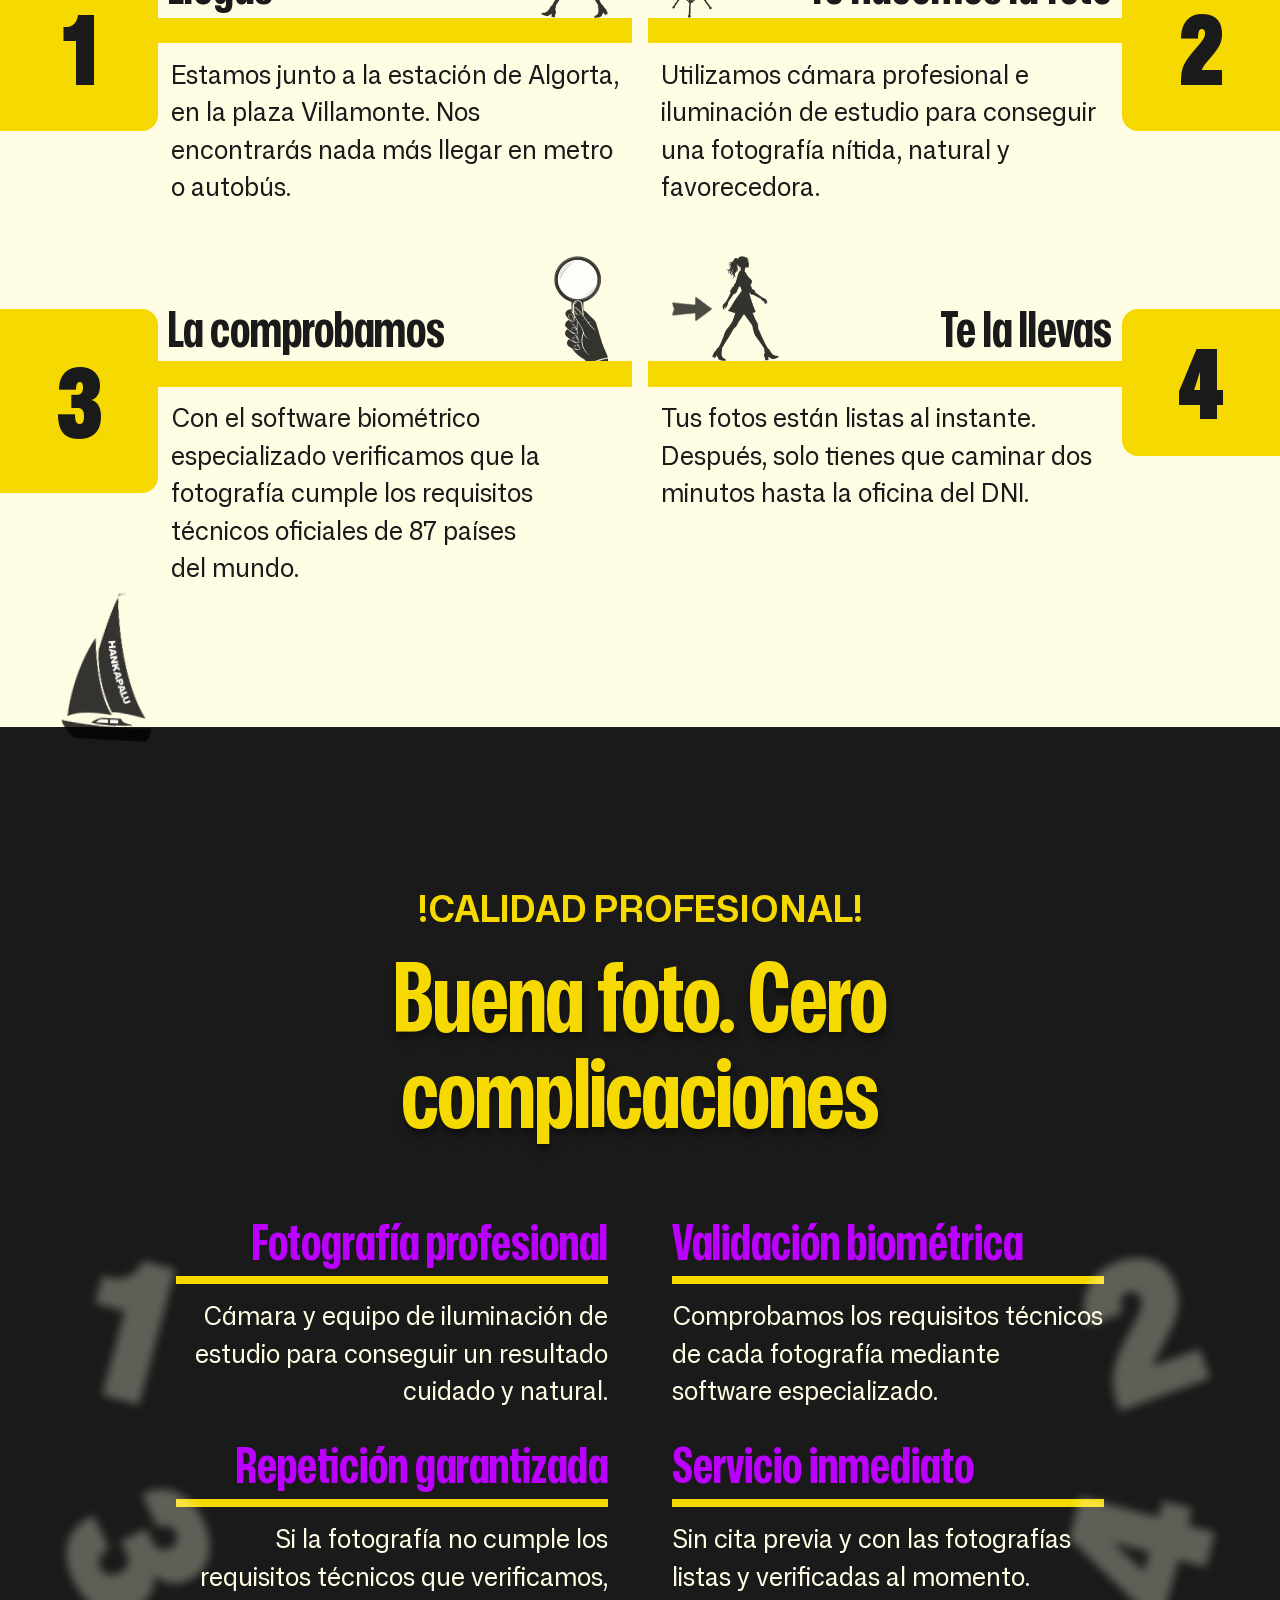
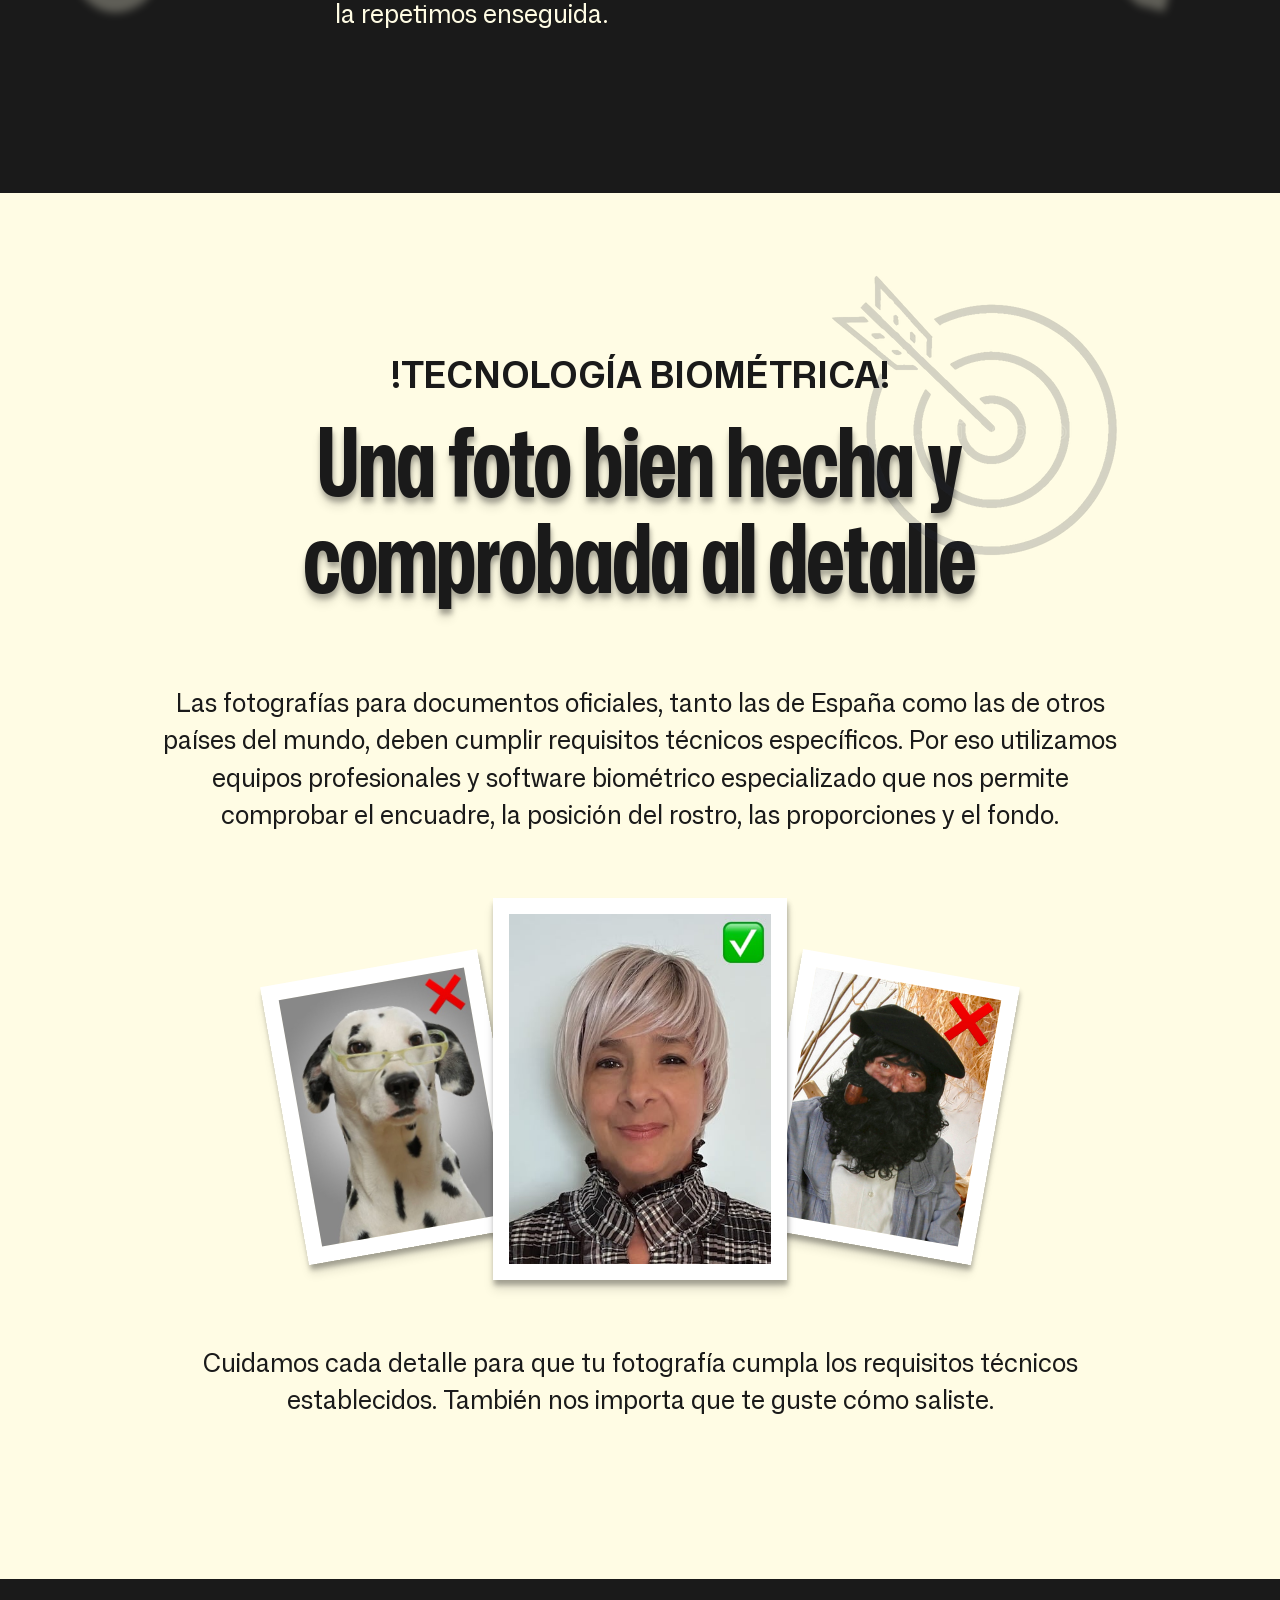
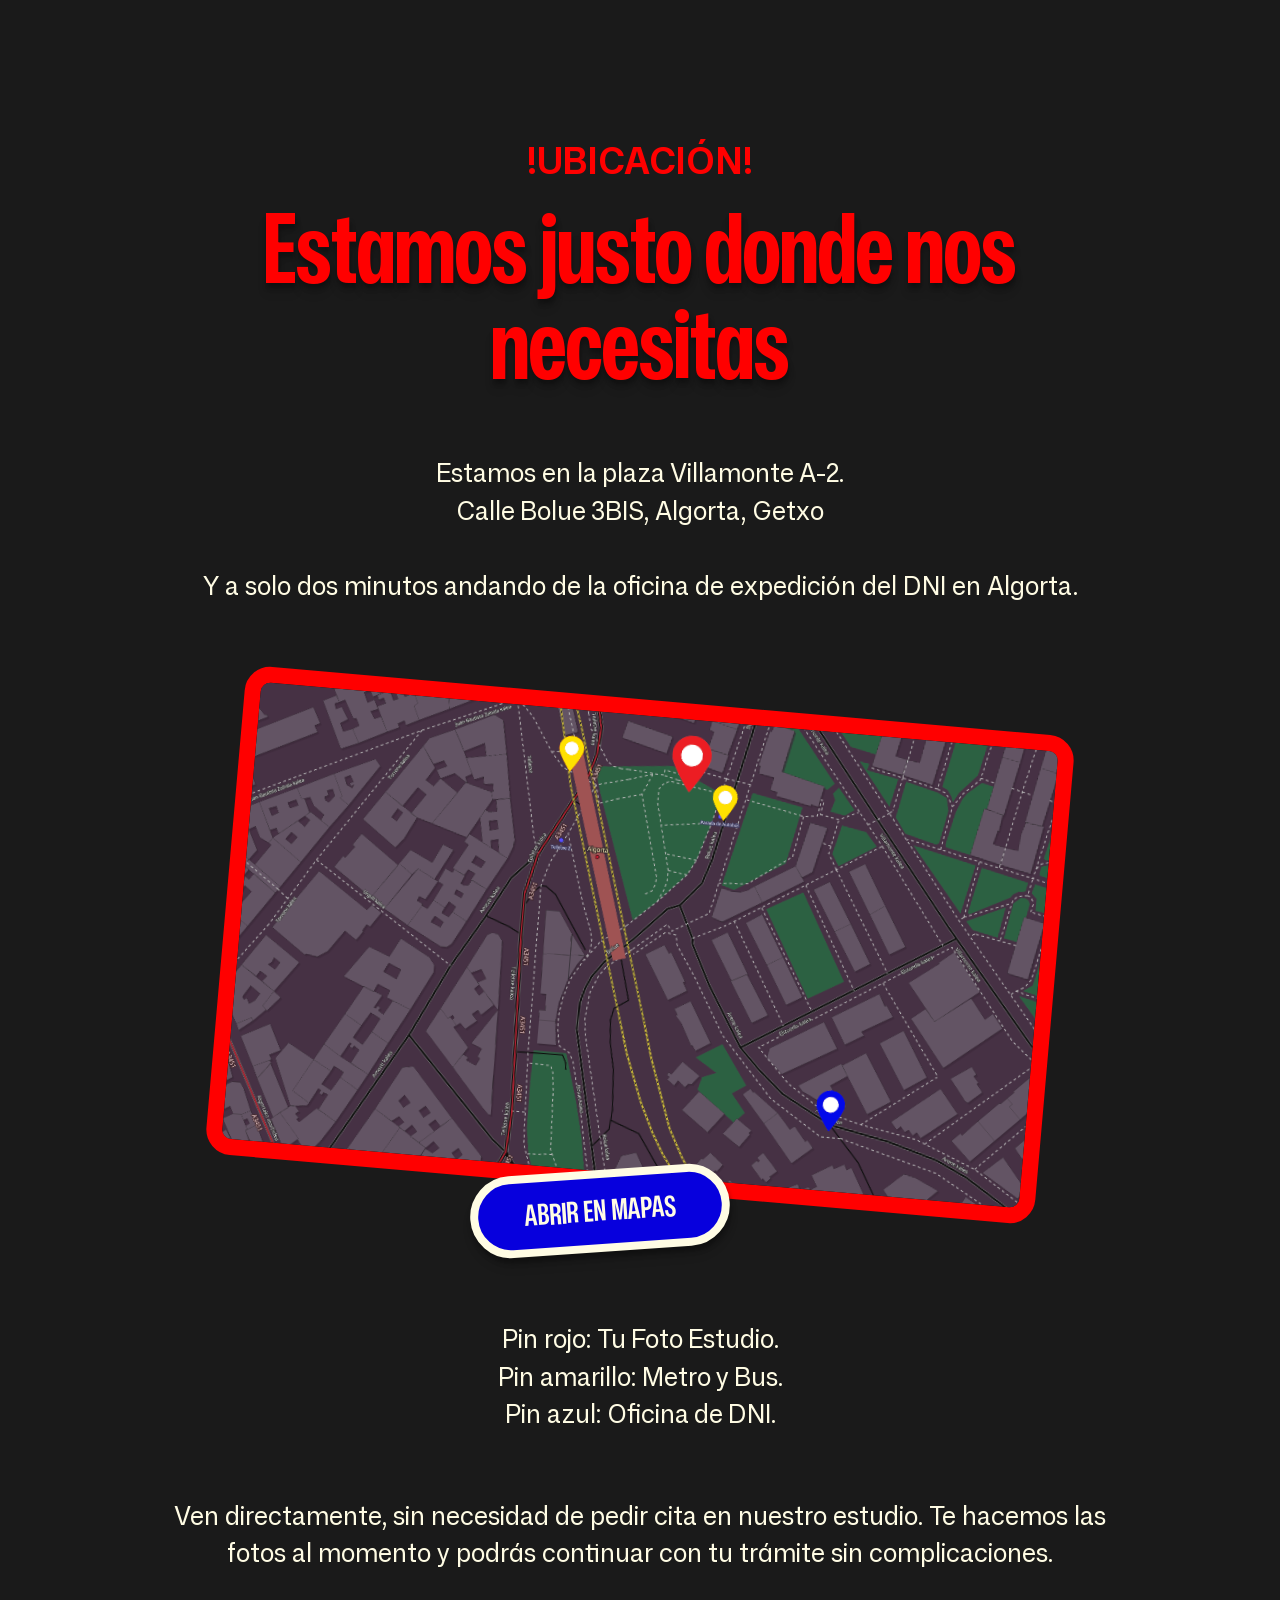
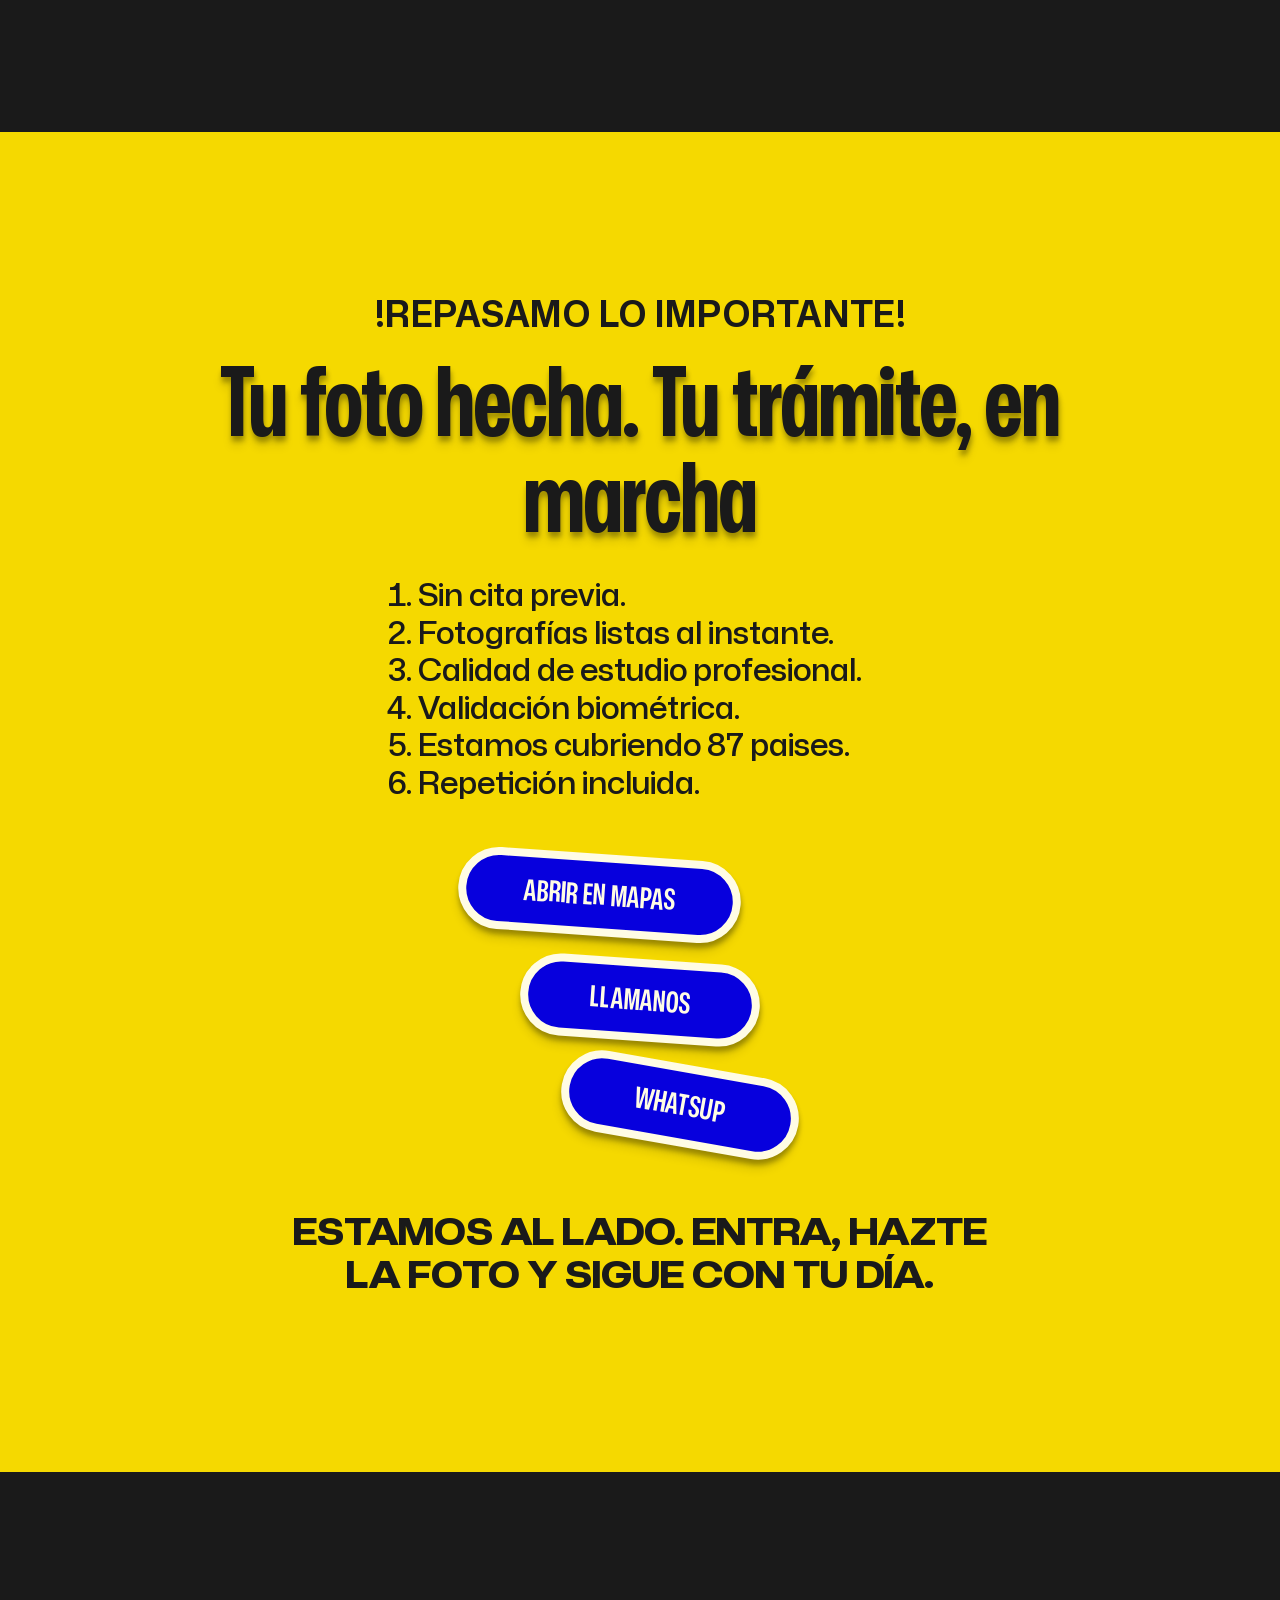
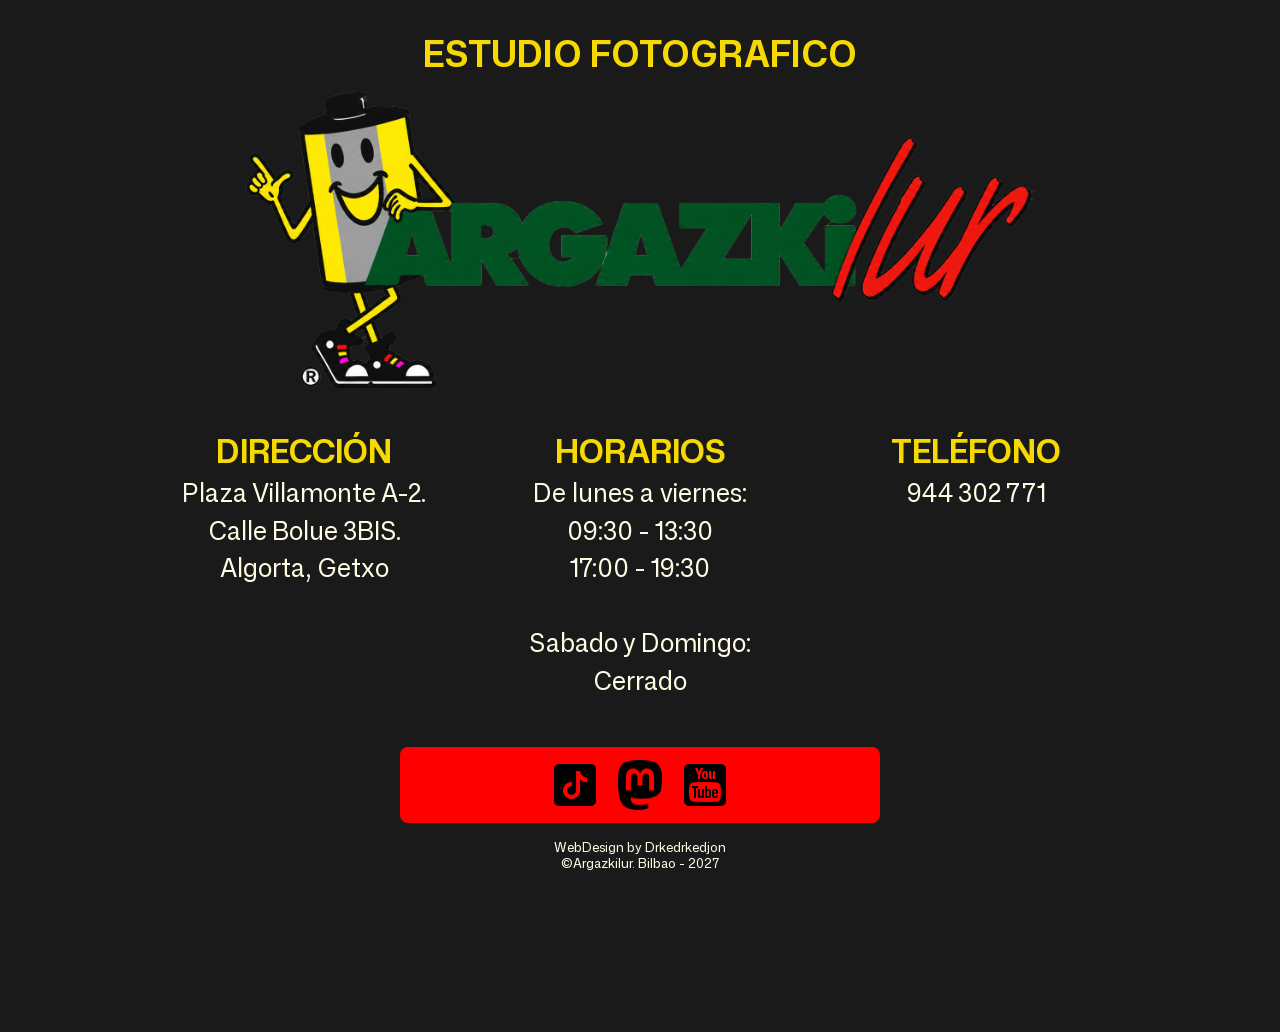
<file: index-redirect.html>
<!doctype html>
<html lang="en">
  <head>
    <meta charset="utf-8" />
    <meta
      name="viewport"
      content="width=device-width, initial-scale=1"
    />
    <title>Choosing language</title>

    <link
      rel="alternate"
      hreflang="eu"
      href="/eu/"
    />
    <link
      rel="alternate"
      hreflang="es"
      href="/es/"
    />
    <link
      rel="alternate"
      hreflang="en"
      href="/en/"
    />
    <link
      rel="alternate"
      hreflang="x-default"
      href="/es/"
    />

    <script>
      const locales = ["eu", "es", "en"];
      const saved = localStorage.getItem("locale");

      const preferred = saved
        ? saved
        : (navigator.languages || [navigator.language])
            .map((language) => language.slice(0, 2).toLowerCase())
            .find((language) => locales.includes(language)) || "eu";

      location.replace(`/${preferred}/`);
    </script>
  </head>
  <body>
    <noscript>
      <p>Choose a language:</p>
      <ul>
        <li><a href="/eu/">Euskara</a></li>
        <li><a href="/es/">Español</a></li>
        <li><a href="/en/">English</a></li>
      </ul>
    </noscript>
  </body>
</html>
</file>
<file: styles/styles.css>
@import url("./reset.css");
@import url("./colors.css");
@import url("./fonts.css");


:root {
  --padding-block-big: clamp(8rem, 7.1818rem + 3.6364vw, 10rem);
  --padding-block-small: clamp(6rem, 5.1818rem + 3.6364vw, 8rem);
  --padding-inline-big: 2rem;
  --padding-inline-small: 1rem;
}

body {
  color: var(--negro);
  background-color: var(--blanco);
  overflow-x: hidden;
}

/* HERO SECTION START */

.hero {
  position: relative;
  display: grid;
  place-items: center;
  grid-template-columns: minmax(15px, 60px) auto minmax(15px, 60px);
  column-gap: 0.2rem;
  background-color: var(--amarillo);
  text-align: center;
  clip-path: var(--wavy-bottom);
}


.hero-pretitle {
  grid-column: 2/3;
  font-size: 2.5rem;
  line-height: 1.1;
  margin: 3rem 0 2rem;
  text-shadow: var(--text-shadow-headers);
  font-variation-settings:
    "wght" 600,
    "wdth" 75,
    "opsz" 100;

  & span {
    position: relative;
    color: var(--purpura);
    text-decoration: underline wavy 0.05em;
    text-underline-offset: 0.1em;
  }

  & .emoji-transparent {
    position: absolute;
    top: -0.5em;
    left: 0.8em;
    transform: rotate(20deg) scale(70%);
  }
}


.hero-lang {
  grid-column: 3/4;
  grid-row: 2/3;
  writing-mode: vertical-rl;
  align-self: start;
  justify-self: end;
  border-radius: 14px 0 0 14px;
  box-shadow: var(--box-shadow);
  background-color: var(--purpura-oscura);
  color: var(--blanco);
  padding-left: 0.2em;
  padding-inline: 1.6em;
  text-transform: uppercase;
  overflow: hidden;
  font-variation-settings:
    "wght" 700,
    "wdth" 100,
    "opsz" 10;
}


.hero-title {
  grid-column: 2/3;
  font-size: 22vw;
  line-height: 0.85;
  font-variation-settings:
    "wght" 900,
    "wdth" 75,
    "opsz" 100;
  paint-order: stroke fill;
  -webkit-text-stroke: 0.20em var(--blanco);
  filter: drop-shadow(1px 10px 10px rgba(0, 0, 0, 0.5));
  margin: 2rem 0 3rem;
}


.hero-subtitle {
  grid-column: 2/3;
  font-variation-settings:
    "wght" 500,
    "wdth" 100,
    "opsz" 100;

  & span {
    color: var(--purpura-oscura);
    font-variation-settings:
      "wght" 800,
      "wdth" 100,
      "opsz" 100;
  }
}

.hero-ubicacion {
  grid-column: 2/3;
  margin-block: 2rem;
  transform: rotate(2deg);
  font-variation-settings:
    "wght" 700,
    "wdth" 95,
    "opsz" 90;
}



.hero-call {
  grid-column: 2/3;
  justify-self: center;
  font-size: 2rem;
  background-color: var(--azul);
  color: var(--blanco);
  padding: 0.4em 1.4em;
  border-radius: 50px;
  border: 0.2em solid var(--blanco);
  box-shadow: var(--box-shadow);
  margin-bottom: calc(var(--padding-block-big) + 2rem);
  z-index: 1;
  transform: rotate(-4deg);
  font-variation-settings:
    "wght" 700,
    "wdth" 75,
    "opsz" 30;
}

.hero-fotograf {
  position: absolute;
  bottom: 0;
  right: 0;
  width: 15rem;
  overflow: hidden;
}

/* Hero section media query */
@media (min-width: 47rem) {
  .hero-pretitle {
    margin-top: 4rem;
    font-size: clamp(2.5rem, 1.9886rem + 2.2727vw, 3.75rem);
  }

  .hero-lang {
    padding-left: 0.6em;
    padding-inline: 2em;
  }

  .hero-title {
    font-size: 10rem;
    max-width: 80rem;
  }

  .hero-subtitle {
    max-width: 40rem;
  }

  .hero-ubicacion {
    margin-block: 4rem;
    max-width: 60rem;
  }

  .hero-fotograf {
    right: 20vw;
    width: initial;
  }
}

/* HERO SECTION END */
/* COMO FUNCIONA SECTION START */

.como-funciona {
  position: relative;
  display: flex;
  flex-direction: column;
  align-items: center;
  background-color: var(--blanco);
  padding-block: var(--padding-block-small);

  & .pitch {
    padding-inline: var(--padding-inline-small);
  }
}

.cards-container {
  display: flex;
  flex-direction: column;
  align-items: center;

  & .como-funciona-card:first-of-type {
    margin-top: 2.5rem;
  }

  & .como-funciona-card:last-of-type {
    margin-bottom: 1.5rem;
  }
}


.bckg-img {
  position: absolute;
  font-size: 10rem;
  line-height: 0;
  top: 120px;
  left: 20px;
  opacity: 20%;
  transform: rotate(-25deg);
  font-variation-settings:
    "wght" 700,
    "wdth" 100,
    "opsz" 100;
}

.como-funciona-card {
  display: grid;
  grid-template-columns: minmax(10%, 25%) auto;
  grid-template-rows: repeat(5, auto);
  margin-block: 0.5rem;
  align-content: start;
}


.cfc-fondo-amarillo {
  background-color: var(--amarillo);
  grid-column: 1/2;
  grid-row: 2/5;
  border-top-right-radius: 1em;
  border-bottom-right-radius: 1em;
}

.cfc-number {
  font-size: 6rem;
  grid-column: 1/2;
  grid-row: 2/5;
  align-self: center;
  justify-self: center;
  font-variation-settings:
    "wght" 900,
    "wdth" 75,
    "opsz" 100;
}

.upper-title {
  display: flex;
  grid-column: 2/3;
  grid-row: 1/3;
  justify-content: space-between;
}

.cfc-title {
  font-variation-settings:
    "wght" 700,
    "wdth" 75,
    "opsz" 100;
  align-self: end;
  padding: 0.2em;
}

.cfc-image-container {
  display: flex;
  align-items: flex-end;
}

.cfc-sombra-1 {
  max-width: 2.5rem;
  align-self: center;
  opacity: 80%;
}

.cfc-sombra-2 {
  height: 6.6rem;
  margin-right: clamp(0.375rem, -0.0852rem + 2.0455vw, 1.5rem);
  opacity: 80%;
  align-self: flex-end;
}

.barra-horisontal {
  grid-row: 3/4;
  grid-column: 2/3;
  height: 1.6rem;
  background-color: var(--amarillo);
}

.cfc-parafo {
  grid-column: 2/3;
  grid-row: 4/6;
  padding: 0.5em;
  text-box-trim: trim-both;
  text-box-edge: cap alphabetic;
}

.barco {
  position: absolute;
  bottom: -14px;
  left: 5vw;
  opacity: 80%;
  height: 150px;
  transform: rotate(3deg);
}

/* Como funciona section media query */
@media (min-width: 47rem) {
  .cards-container {
    display: grid;
    grid-template-columns: repeat(2, 1fr);
    grid-template-rows: repeat(2, 1fr);
    column-gap: 1rem;
    align-items: stretch;
    margin-top: 5rem;
    max-width: 80rem;

    .como-funciona-card {
      margin-block: 0rem;
    }

    & .como-funciona-card:first-of-type {
      margin-block: 0rem;
    }


    & .como-funciona-card:last-of-type {
      margin-block: 0rem;
    }

    & .flash-shit {
      transform: scaleX(-1);
      margin-left: clamp(0.375rem, -0.0852rem + 2.0455vw, 1.5rem);
      margin-right: 0;
    }
  }

  .bckg-img {
    left: 10vw;
    top: 180px;
    font-size: 18rem;
  }


  & .como-funciona-card:nth-of-type(2),
  .como-funciona-card:nth-of-type(4) {
    grid-template-columns: auto minmax(10%, 25%);

    & .cfc-fondo-amarillo {
      grid-column: 2/-1;
      border-radius: 0;
      border-top-left-radius: 1em;
      border-bottom-left-radius: 1em;
    }

    & .cfc-number {
      grid-column: -1/-2;
    }

    & .upper-title {
      flex-direction: row-reverse;
      grid-column: 1/2;
    }

    & .cfc-title {
      text-align: right;
    }

    & .cfc-sombra-1 {
      margin-right: 0;
      margin-left: clamp(0.375rem, -0.0852rem + 2.0455vw, 1.5rem);
    }

    & .barra-horisontal {
      grid-column: 1/2;
    }

    & .cfc-parafo {
      grid-column: 1/2;
    }
  }
}

/* COMO FUNCIONA SECTION END */
/* CALIDAD PROFESIONAL SECTION START */

.calidad-pro {
  display: flex;
  flex-direction: column;
  background-color: var(--negro);
  clip-path: var(--wavy-both);
  padding-block: var(--padding-block-big);
  padding-inline: var(--padding-inline-small);
  overflow: hidden;

  & h2 {
    color: var(--amarillo);
    text-align: center;
  }

  & .pitch {
    color: var(--amarillo);
    text-align: center;
    text-shadow: var(--text-shadow-headers);
    margin-bottom: 3rem;
  }

}

.calidad-cards-container {
  display: flex;
  flex-direction: column;

  & .card-uno,
  .card-tres {
    align-self: flex-end;
  }
}

.calidad-card {
  position: relative;
  display: flex;
  flex-direction: column;
  gap: 0.5em;
  max-width: 75vw;
  width: fit-content;
  margin-block: 1.6rem;


  & .calidad-card-number {
    position: absolute;
    opacity: 30%;
    font-size: 10rem;
    font-variation-settings:
      "wght" 900,
      "wdth" 90,
      "opsz" 100;
    color: var(--blanco);
  }


  & .num-uno,
  .num-dos,
  .num-tres,
  .num-cuatro {
    line-height: 0.8;
    filter: blur(4px);
    overflow: hidden;
  }

  & .num-uno {
    left: -40px;
    top: 20px;
    transform: rotate(15deg);
  }

  & .num-dos {
    right: -40px;
    top: 20px;
    transform: rotate(-20deg);
  }

  & .num-tres {
    left: -40px;
    top: 20px;
    transform: rotate(65deg);
  }

  & .num-cuatro {
    right: -40px;
    top: 20px;
    transform: rotate(-75deg);
  }

  & h3 {
    color: var(--purpura);
    /* font-size: 2.4rem; */
    font-variation-settings:
      "wght" 700,
      "wdth" 75,
      "opsz" 100;
  }

  & .linea-amarilla {
    height: 0.5rem;
    background-color: var(--amarillo);
  }

  & p {
    color: var(--blanco);
  }
}

/* Calidad profesional section media query */
@media (min-width: 55rem) {
  .calidad-cards-container {
    align-self: center;
    display: grid;
    grid-template-columns: repeat(2, 1fr);
    grid-template-rows: repeat(2, 1fr);
    gap: 2rem;
    align-items: strech;
    margin-top: var(--padding-inline-big);
    max-width: 60rem;
    align-content: start;
  }

  .calidad-card {
    gap: 0.8em;
    max-width: 30rem;
    padding-inline: var(--padding-inline-small);
    margin-block: 0;


    & .calidad-card-number {
      font-size: 12rem;
    }

    & .num-uno {
      left: -70px;
      top: 30px;
    }

    & .num-dos {
      right: -70px;
      top: 30px;
    }

    & .num-tres {
      left: -70px;
      top: 30px;
    }

    & .num-cuatro {
      right: -70px;
      top: 30px;
    }
  }

  .calidad-card.card-uno,
  .calidad-card.card-tres {
    text-align: right;
  }
}

/* CALIDAD PROFESIONAL SECTION END */
/* BIOMETRIA SECTION START */

.biometria {
  position: relative;
  display: flex;
  flex-direction: column;
  align-items: center;
  background-color: var(--blanco);
  text-align: center;
  padding-block: var(--padding-block-small);
  padding-inline: var(--padding-inline-small);
  overflow: hidden;

  & p {
    max-width: 60rem;
  }

  & p:first-of-type {
    margin-top: 2rem;
  }

  & .diana {
    position: absolute;
    top: 10px;
    right: -50px;
    max-width: 16rem;
    opacity: 20%;
    transform: scaleX(-1);
  }
}

.images {
  display: flex;
  margin-block: 2rem;
  align-items: end;
  justify-content: center;
  position: relative;

  & img {
    box-sizing: content-box;
    border: 12px solid white;
    box-shadow: var(--box-shadow);
  }

  & .zur {
    max-height: 125px;
    z-index: 8;
    margin-bottom: 1rem;
    transform: translate(16px) rotate(-10deg);
  }

  & .popo {
    max-height: 180px;
    z-index: 10;
  }

  & .olentzero {
    max-height: 125px;
    z-index: 9;
    margin-bottom: 1rem;
    transform: translate(-16px) rotate(10deg);
  }
}

/* Biometria section media query */
@media (min-width: 33rem) {
  .images {
    & .zur {
      max-height: 170px;
      margin-bottom: 2rem;
    }

    & .popo {
      max-height: 260px;
    }

    & .olentzero {
      max-height: 170px;
      margin-bottom: 2rem;
    }
  }
}

/* Biometria section media query */
@media (min-width: 49rem) {
  .biometria {
    padding-block: var(--padding-block-big);
    padding-inline: var(--padding-inline-small);


    & p:first-of-type {
      margin-top: 5rem;
    }

    & .diana {
      top: 80px;
      right: 10rem;
      max-width: 20rem;
    }
  }

  .images {
    margin-block: 4rem;


    & img {
      border: 16px solid white;
    }

    & .zur {
      max-height: 250px;
      margin-bottom: 2rem;
      transform: translate(10px) rotate(-10deg);
    }

    & .popo {
      max-height: 350px;
    }

    & .olentzero {
      max-height: 250px;
      margin-bottom: 2rem;
      transform: translate(-10px) rotate(10deg);
    }
  }
}

/* BIOMETRIA SECTION END */
/* UBICACION SECTION START */

.ubicacion {
  position: relative;
  display: flex;
  flex-direction: column;
  background-color: var(--negro);
  clip-path: var(--wavy-both);
  color: var(--blanco);
  padding-block: var(--padding-block-big);
  padding-inline: var(--padding-inline-small);

  & .pin-mapa {
    position: absolute;
    max-width: 70vw;
    opacity: 20%;
    top: 40px;
    left: 20px;
    z-index: -1;
  }

  & .pitch,
  h2 {
    color: var(--rojo);
  }

  & .mapa-osm {
    margin-top: 4rem;
    max-width: 85vw;
    align-self: end;
    border: 0.5rem solid var(--rojo);
    border-radius: 1.6rem;
    rotate: 5deg;
  }

  & .action-btn-ubicacion {
    align-self: center;
    font-size: 1.5rem;
    background-color: var(--azul);
    color: var(--blanco);
    padding: 0.6em 1.6em;
    border-radius: 50px;
    border: 0.3em solid var(--blanco);
    box-shadow: var(--box-shadow);
    transform: rotate(-4deg);
    translate: -40px -20px;
    font-variation-settings:
      "wght" 600,
      "wdth" 75,
      "opsz" 30;
  }

  & p {
    margin-top: 2rem;
    text-align: center;
  }

  & .pin-shit {
    margin-top: 2rem;
  }
}

/* Ubicacion section media query */
@media (min-width: 47rem) {
  .ubicacion {
    align-items: center;

    & .pin-mapa {
      top: 60px;
      left: 10rem;
    }

    & .mapa-osm {
      margin-top: 6rem;
      align-self: center;
      border-width: 1rem;
      border-radius: 1.6rem;
    }

    & .action-btn-ubicacion {
      font-size: 1.8rem;
    }

    & p {
      margin-top: 4rem;
      max-width: 60rem;
    }

    & .pin-shit {
      margin-top: 3rem;
    }

  }
}

/* UBICACION SECTION END */
/* RESUME SECTION START */

.resume {
  padding-inline: var(--padding-inline-small);
  display: flex;
  flex-direction: column;
  align-items: center;
  background-color: var(--amarillo);
  clip-path: var(--wavy-both);
  padding-block: var(--padding-block-big);

  & .repasamos-lista {
    max-width: 80vw;
    align-self: center;
    margin-block: 2rem;
    padding-left: 0;
    font-variation-settings:
      "wght" 500,
      "wdth" 100,
      "opsz" 80;
  }

  & .action-btn-resume {
    align-self: center;
    font-size: 1.5rem;
    background-color: var(--azul);
    color: var(--blanco);
    padding: 0.6em 2em;
    border-radius: 50px;
    border: 0.3em solid var(--blanco);
    box-shadow: var(--box-shadow);
    margin-top: 1rem;
    min-width: 15rem;
    transform: rotate(4deg);
    translate: -40px;
    font-variation-settings:
      "wght" 600,
      "wdth" 75,
      "opsz" 30;
  }

  & .action-btn-resume:nth-of-type(2) {
    translate: 0px;
  }

  & .action-btn-resume:nth-of-type(3) {
    translate: 40px;
    rotate: 6deg;
  }

  & .pitch-resume {
    margin-top: 4rem;
    font-variation-settings:
      "wght" 800,
      "wdth" 125,
      "opsz" 100;
  }
}

/* Resume section media query */
@media (min-width: 47rem) {
  .resume {

    & .repasamos-lista {
      font-size: 2rem;
    }

    & .action-btn-resume {
      font-size: 1.8rem;
      margin-top: 1.4rem;

    }

    & .pitch-resume {
      max-width: 60rem;
    }
  }
}

/* RESUME SECTION END */

/* FOOTER SECTION START */

.footer {
  display: flex;
  flex-direction: column;
  align-items: center;
  background-color: var(--negro);
  clip-path: var(--wavy-top);
  padding-block: var(--padding-block-big);
  padding-inline: var(--padding-inline-small);
  text-align: center;

  & h2 {
    color: var(--amarillo);
  }

  & h3 {
    color: var(--amarillo);
    margin: 3rem 0 0.5rem;
    font-size: 2rem;
  }

  & p {
    color: var(--blanco);
  }

  & .separator-rojo {
    width: min(100%, 30rem);
    background-color: var(--rojo);
    margin-top: 3rem;
    border-radius: 8px;
    padding: 0.8rem 2rem;
    display: flex;
    gap: 1rem;
    justify-content: center;
  }


  & .copyright {
    margin-top: 1rem;
    font-size: 0.8rem;
    line-height: 1.3;
  }
}

/* Resume section media query */
@media (min-width: 50rem) {
  .footer {

    .footer-text-container {
      display: flex;
      gap: 2rem;
      padding-inline: var(--padding-inline-small);
      width: min(100%, 63rem);
      justify-content: center;
    }

    .footer-text-container>div {
      flex: 1 1 0;
      min-width: 0;
    }

    & h3 {
      margin: 3rem 0 0.5rem;
    }


  }
}

/* FOOTER SECTION END */
/* SECTIONS FINISH */
</file>
